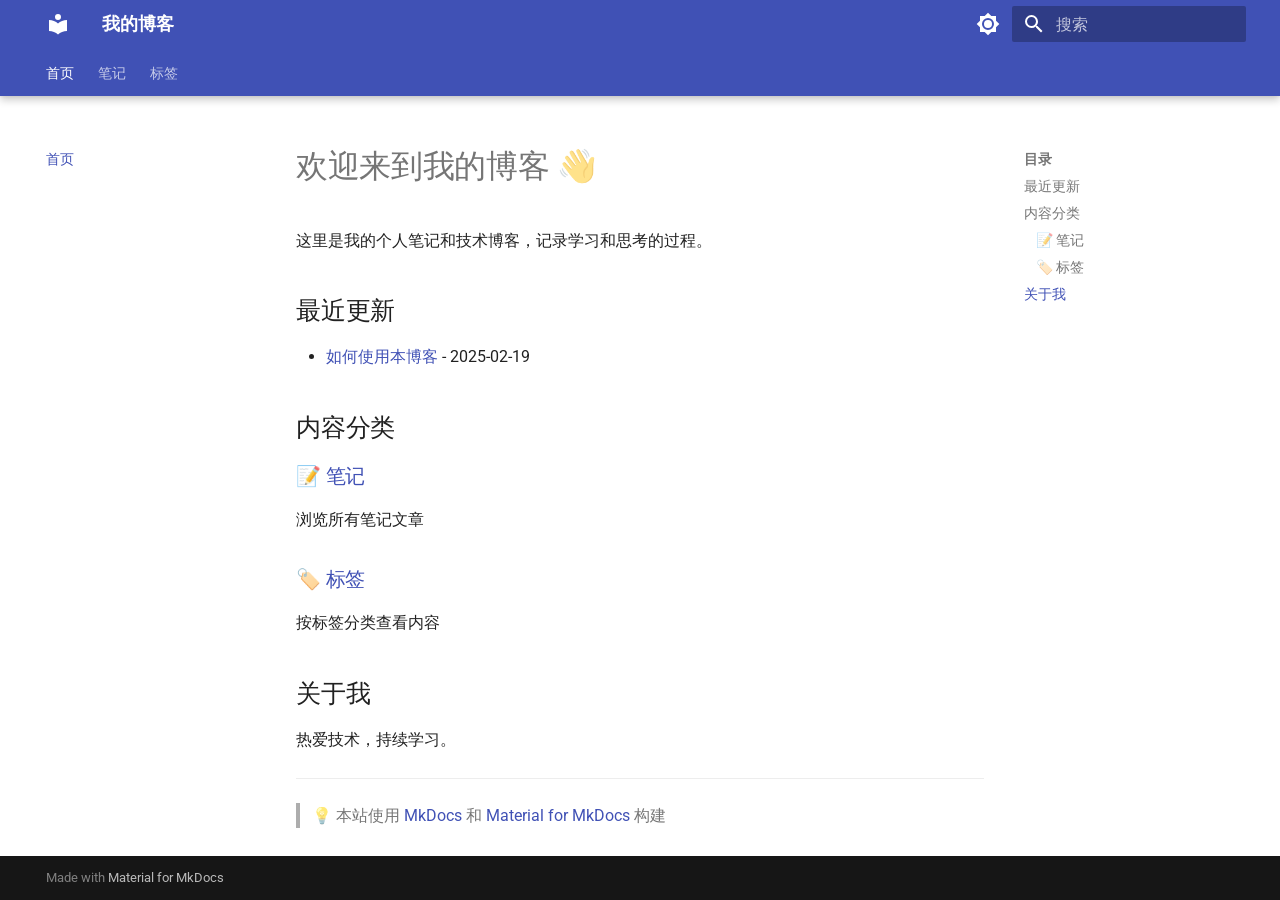
<file: index.html>
<!doctype html>
<html lang="zh" class="no-js">
  <head>
    
      <meta charset="utf-8">
      <meta name="viewport" content="width=device-width,initial-scale=1">
      
        <meta name="description" content="个人博客和笔记">
      
      
        <meta name="author" content="Tong Sun">
      
      
        <link rel="canonical" href="https://tongsun99.github.io/">
      
      
      
        <link rel="next" href="notes/">
      
      
        
      
      
      <link rel="icon" href="assets/images/favicon.png">
      <meta name="generator" content="mkdocs-1.6.1, mkdocs-material-9.7.1">
    
    
      
        <title>我的博客</title>
      
    
    
      <link rel="stylesheet" href="assets/stylesheets/main.484c7ddc.min.css">
      
        
        <link rel="stylesheet" href="assets/stylesheets/palette.ab4e12ef.min.css">
      
      


    
    
      
    
    
      
        
        
        <link rel="preconnect" href="https://fonts.gstatic.com" crossorigin>
        <link rel="stylesheet" href="https://fonts.googleapis.com/css?family=Roboto:300,300i,400,400i,700,700i%7CRoboto+Mono:400,400i,700,700i&display=fallback">
        <style>:root{--md-text-font:"Roboto";--md-code-font:"Roboto Mono"}</style>
      
    
    
      <link rel="stylesheet" href="stylesheets/extra.css">
    
    <script>__md_scope=new URL(".",location),__md_hash=e=>[...e].reduce(((e,_)=>(e<<5)-e+_.charCodeAt(0)),0),__md_get=(e,_=localStorage,t=__md_scope)=>JSON.parse(_.getItem(t.pathname+"."+e)),__md_set=(e,_,t=localStorage,a=__md_scope)=>{try{t.setItem(a.pathname+"."+e,JSON.stringify(_))}catch(e){}}</script>
    
      

    
    
  </head>
  
  
    
    
      
    
    
    
    
    <body dir="ltr" data-md-color-scheme="default" data-md-color-primary="indigo" data-md-color-accent="indigo">
  
    
    <input class="md-toggle" data-md-toggle="drawer" type="checkbox" id="__drawer" autocomplete="off">
    <input class="md-toggle" data-md-toggle="search" type="checkbox" id="__search" autocomplete="off">
    <label class="md-overlay" for="__drawer"></label>
    <div data-md-component="skip">
      
        
        <a href="#_1" class="md-skip">
          跳转至
        </a>
      
    </div>
    <div data-md-component="announce">
      
    </div>
    
    
      

  

<header class="md-header md-header--shadow md-header--lifted" data-md-component="header">
  <nav class="md-header__inner md-grid" aria-label="页眉">
    <a href="." title="我的博客" class="md-header__button md-logo" aria-label="我的博客" data-md-component="logo">
      
  
  <svg xmlns="http://www.w3.org/2000/svg" viewBox="0 0 24 24"><path d="M12 8a3 3 0 0 0 3-3 3 3 0 0 0-3-3 3 3 0 0 0-3 3 3 3 0 0 0 3 3m0 3.54C9.64 9.35 6.5 8 3 8v11c3.5 0 6.64 1.35 9 3.54 2.36-2.19 5.5-3.54 9-3.54V8c-3.5 0-6.64 1.35-9 3.54"/></svg>

    </a>
    <label class="md-header__button md-icon" for="__drawer">
      
      <svg xmlns="http://www.w3.org/2000/svg" viewBox="0 0 24 24"><path d="M3 6h18v2H3zm0 5h18v2H3zm0 5h18v2H3z"/></svg>
    </label>
    <div class="md-header__title" data-md-component="header-title">
      <div class="md-header__ellipsis">
        <div class="md-header__topic">
          <span class="md-ellipsis">
            我的博客
          </span>
        </div>
        <div class="md-header__topic" data-md-component="header-topic">
          <span class="md-ellipsis">
            
              首页
            
          </span>
        </div>
      </div>
    </div>
    
      
        <form class="md-header__option" data-md-component="palette">
  
    
    
    
    <input class="md-option" data-md-color-media="" data-md-color-scheme="default" data-md-color-primary="indigo" data-md-color-accent="indigo"  aria-label="切换到深色模式"  type="radio" name="__palette" id="__palette_0">
    
      <label class="md-header__button md-icon" title="切换到深色模式" for="__palette_1" hidden>
        <svg xmlns="http://www.w3.org/2000/svg" viewBox="0 0 24 24"><path d="M12 8a4 4 0 0 0-4 4 4 4 0 0 0 4 4 4 4 0 0 0 4-4 4 4 0 0 0-4-4m0 10a6 6 0 0 1-6-6 6 6 0 0 1 6-6 6 6 0 0 1 6 6 6 6 0 0 1-6 6m8-9.31V4h-4.69L12 .69 8.69 4H4v4.69L.69 12 4 15.31V20h4.69L12 23.31 15.31 20H20v-4.69L23.31 12z"/></svg>
      </label>
    
  
    
    
    
    <input class="md-option" data-md-color-media="" data-md-color-scheme="slate" data-md-color-primary="indigo" data-md-color-accent="indigo"  aria-label="切换到浅色模式"  type="radio" name="__palette" id="__palette_1">
    
      <label class="md-header__button md-icon" title="切换到浅色模式" for="__palette_0" hidden>
        <svg xmlns="http://www.w3.org/2000/svg" viewBox="0 0 24 24"><path d="M12 18c-.89 0-1.74-.2-2.5-.55C11.56 16.5 13 14.42 13 12s-1.44-4.5-3.5-5.45C10.26 6.2 11.11 6 12 6a6 6 0 0 1 6 6 6 6 0 0 1-6 6m8-9.31V4h-4.69L12 .69 8.69 4H4v4.69L.69 12 4 15.31V20h4.69L12 23.31 15.31 20H20v-4.69L23.31 12z"/></svg>
      </label>
    
  
</form>
      
    
    
      <script>var palette=__md_get("__palette");if(palette&&palette.color){if("(prefers-color-scheme)"===palette.color.media){var media=matchMedia("(prefers-color-scheme: light)"),input=document.querySelector(media.matches?"[data-md-color-media='(prefers-color-scheme: light)']":"[data-md-color-media='(prefers-color-scheme: dark)']");palette.color.media=input.getAttribute("data-md-color-media"),palette.color.scheme=input.getAttribute("data-md-color-scheme"),palette.color.primary=input.getAttribute("data-md-color-primary"),palette.color.accent=input.getAttribute("data-md-color-accent")}for(var[key,value]of Object.entries(palette.color))document.body.setAttribute("data-md-color-"+key,value)}</script>
    
    
    
      
      
        <label class="md-header__button md-icon" for="__search">
          
          <svg xmlns="http://www.w3.org/2000/svg" viewBox="0 0 24 24"><path d="M9.5 3A6.5 6.5 0 0 1 16 9.5c0 1.61-.59 3.09-1.56 4.23l.27.27h.79l5 5-1.5 1.5-5-5v-.79l-.27-.27A6.52 6.52 0 0 1 9.5 16 6.5 6.5 0 0 1 3 9.5 6.5 6.5 0 0 1 9.5 3m0 2C7 5 5 7 5 9.5S7 14 9.5 14 14 12 14 9.5 12 5 9.5 5"/></svg>
        </label>
        <div class="md-search" data-md-component="search" role="dialog">
  <label class="md-search__overlay" for="__search"></label>
  <div class="md-search__inner" role="search">
    <form class="md-search__form" name="search">
      <input type="text" class="md-search__input" name="query" aria-label="搜索" placeholder="搜索" autocapitalize="off" autocorrect="off" autocomplete="off" spellcheck="false" data-md-component="search-query" required>
      <label class="md-search__icon md-icon" for="__search">
        
        <svg xmlns="http://www.w3.org/2000/svg" viewBox="0 0 24 24"><path d="M9.5 3A6.5 6.5 0 0 1 16 9.5c0 1.61-.59 3.09-1.56 4.23l.27.27h.79l5 5-1.5 1.5-5-5v-.79l-.27-.27A6.52 6.52 0 0 1 9.5 16 6.5 6.5 0 0 1 3 9.5 6.5 6.5 0 0 1 9.5 3m0 2C7 5 5 7 5 9.5S7 14 9.5 14 14 12 14 9.5 12 5 9.5 5"/></svg>
        
        <svg xmlns="http://www.w3.org/2000/svg" viewBox="0 0 24 24"><path d="M20 11v2H8l5.5 5.5-1.42 1.42L4.16 12l7.92-7.92L13.5 5.5 8 11z"/></svg>
      </label>
      <nav class="md-search__options" aria-label="查找">
        
        <button type="reset" class="md-search__icon md-icon" title="清空当前内容" aria-label="清空当前内容" tabindex="-1">
          
          <svg xmlns="http://www.w3.org/2000/svg" viewBox="0 0 24 24"><path d="M19 6.41 17.59 5 12 10.59 6.41 5 5 6.41 10.59 12 5 17.59 6.41 19 12 13.41 17.59 19 19 17.59 13.41 12z"/></svg>
        </button>
      </nav>
      
        <div class="md-search__suggest" data-md-component="search-suggest"></div>
      
    </form>
    <div class="md-search__output">
      <div class="md-search__scrollwrap" tabindex="0" data-md-scrollfix>
        <div class="md-search-result" data-md-component="search-result">
          <div class="md-search-result__meta">
            正在初始化搜索引擎
          </div>
          <ol class="md-search-result__list" role="presentation"></ol>
        </div>
      </div>
    </div>
  </div>
</div>
      
    
    
  </nav>
  
    
      
<nav class="md-tabs" aria-label="标签" data-md-component="tabs">
  <div class="md-grid">
    <ul class="md-tabs__list">
      
        
  
  
  
    
  
  
    <li class="md-tabs__item md-tabs__item--active">
      <a href="." class="md-tabs__link">
        
  
  
    
  
  首页

      </a>
    </li>
  

      
        
  
  
  
  
    
    
      <li class="md-tabs__item">
        <a href="notes/" class="md-tabs__link">
          
  
  
  笔记

        </a>
      </li>
    
  

      
        
  
  
  
  
    <li class="md-tabs__item">
      <a href="tags/" class="md-tabs__link">
        
  
  
    
  
  标签

      </a>
    </li>
  

      
    </ul>
  </div>
</nav>
    
  
</header>
    
    <div class="md-container" data-md-component="container">
      
      
        
      
      <main class="md-main" data-md-component="main">
        <div class="md-main__inner md-grid">
          
            
              
              <div class="md-sidebar md-sidebar--primary" data-md-component="sidebar" data-md-type="navigation" >
                <div class="md-sidebar__scrollwrap">
                  <div class="md-sidebar__inner">
                    


  


<nav class="md-nav md-nav--primary md-nav--lifted" aria-label="导航栏" data-md-level="0">
  <label class="md-nav__title" for="__drawer">
    <a href="." title="我的博客" class="md-nav__button md-logo" aria-label="我的博客" data-md-component="logo">
      
  
  <svg xmlns="http://www.w3.org/2000/svg" viewBox="0 0 24 24"><path d="M12 8a3 3 0 0 0 3-3 3 3 0 0 0-3-3 3 3 0 0 0-3 3 3 3 0 0 0 3 3m0 3.54C9.64 9.35 6.5 8 3 8v11c3.5 0 6.64 1.35 9 3.54 2.36-2.19 5.5-3.54 9-3.54V8c-3.5 0-6.64 1.35-9 3.54"/></svg>

    </a>
    我的博客
  </label>
  
  <ul class="md-nav__list" data-md-scrollfix>
    
      
      
  
  
    
  
  
  
    <li class="md-nav__item md-nav__item--active">
      
      <input class="md-nav__toggle md-toggle" type="checkbox" id="__toc">
      
      
        
      
      
        <label class="md-nav__link md-nav__link--active" for="__toc">
          
  
  
  <span class="md-ellipsis">
    
  
    首页
  

    
  </span>
  
  

          <span class="md-nav__icon md-icon"></span>
        </label>
      
      <a href="." class="md-nav__link md-nav__link--active">
        
  
  
  <span class="md-ellipsis">
    
  
    首页
  

    
  </span>
  
  

      </a>
      
        

<nav class="md-nav md-nav--secondary" aria-label="目录">
  
  
  
    
  
  
    <label class="md-nav__title" for="__toc">
      <span class="md-nav__icon md-icon"></span>
      目录
    </label>
    <ul class="md-nav__list" data-md-component="toc" data-md-scrollfix>
      
        <li class="md-nav__item">
  <a href="#_2" class="md-nav__link">
    <span class="md-ellipsis">
      
        最近更新
      
    </span>
  </a>
  
</li>
      
        <li class="md-nav__item">
  <a href="#_3" class="md-nav__link">
    <span class="md-ellipsis">
      
        内容分类
      
    </span>
  </a>
  
    <nav class="md-nav" aria-label="内容分类">
      <ul class="md-nav__list">
        
          <li class="md-nav__item">
  <a href="#_4" class="md-nav__link">
    <span class="md-ellipsis">
      
        📝 笔记
      
    </span>
  </a>
  
</li>
        
          <li class="md-nav__item">
  <a href="#_5" class="md-nav__link">
    <span class="md-ellipsis">
      
        🏷️ 标签
      
    </span>
  </a>
  
</li>
        
      </ul>
    </nav>
  
</li>
      
        <li class="md-nav__item">
  <a href="#_6" class="md-nav__link">
    <span class="md-ellipsis">
      
        关于我
      
    </span>
  </a>
  
</li>
      
    </ul>
  
</nav>
      
    </li>
  

    
      
      
  
  
  
  
    
    
    
    
      
      
        
      
    
    
    <li class="md-nav__item md-nav__item--nested">
      
        
        
        <input class="md-nav__toggle md-toggle " type="checkbox" id="__nav_2" >
        
          
          <label class="md-nav__link" for="__nav_2" id="__nav_2_label" tabindex="0">
            
  
  
  <span class="md-ellipsis">
    
  
    笔记
  

    
  </span>
  
  

            <span class="md-nav__icon md-icon"></span>
          </label>
        
        <nav class="md-nav" data-md-level="1" aria-labelledby="__nav_2_label" aria-expanded="false">
          <label class="md-nav__title" for="__nav_2">
            <span class="md-nav__icon md-icon"></span>
            
  
    笔记
  

          </label>
          <ul class="md-nav__list" data-md-scrollfix>
            
              
                
  
  
  
  
    <li class="md-nav__item">
      <a href="notes/" class="md-nav__link">
        
  
  
  <span class="md-ellipsis">
    
  
    笔记列表
  

    
  </span>
  
  

      </a>
    </li>
  

              
            
              
                
  
  
  
  
    <li class="md-nav__item">
      <a href="notes/how-to-use/" class="md-nav__link">
        
  
  
  <span class="md-ellipsis">
    
  
    如何使用本博客
  

    
  </span>
  
  

      </a>
    </li>
  

              
            
          </ul>
        </nav>
      
    </li>
  

    
      
      
  
  
  
  
    <li class="md-nav__item">
      <a href="tags/" class="md-nav__link">
        
  
  
  <span class="md-ellipsis">
    
  
    标签
  

    
  </span>
  
  

      </a>
    </li>
  

    
  </ul>
</nav>
                  </div>
                </div>
              </div>
            
            
              
              <div class="md-sidebar md-sidebar--secondary" data-md-component="sidebar" data-md-type="toc" >
                <div class="md-sidebar__scrollwrap">
                  <div class="md-sidebar__inner">
                    

<nav class="md-nav md-nav--secondary" aria-label="目录">
  
  
  
    
  
  
    <label class="md-nav__title" for="__toc">
      <span class="md-nav__icon md-icon"></span>
      目录
    </label>
    <ul class="md-nav__list" data-md-component="toc" data-md-scrollfix>
      
        <li class="md-nav__item">
  <a href="#_2" class="md-nav__link">
    <span class="md-ellipsis">
      
        最近更新
      
    </span>
  </a>
  
</li>
      
        <li class="md-nav__item">
  <a href="#_3" class="md-nav__link">
    <span class="md-ellipsis">
      
        内容分类
      
    </span>
  </a>
  
    <nav class="md-nav" aria-label="内容分类">
      <ul class="md-nav__list">
        
          <li class="md-nav__item">
  <a href="#_4" class="md-nav__link">
    <span class="md-ellipsis">
      
        📝 笔记
      
    </span>
  </a>
  
</li>
        
          <li class="md-nav__item">
  <a href="#_5" class="md-nav__link">
    <span class="md-ellipsis">
      
        🏷️ 标签
      
    </span>
  </a>
  
</li>
        
      </ul>
    </nav>
  
</li>
      
        <li class="md-nav__item">
  <a href="#_6" class="md-nav__link">
    <span class="md-ellipsis">
      
        关于我
      
    </span>
  </a>
  
</li>
      
    </ul>
  
</nav>
                  </div>
                </div>
              </div>
            
          
          
            <div class="md-content" data-md-component="content">
              
              <article class="md-content__inner md-typeset">
                
                  



<h1 id="_1">欢迎来到我的博客 👋<a class="headerlink" href="#_1" title="Permanent link">&para;</a></h1>
<p>这里是我的个人笔记和技术博客，记录学习和思考的过程。</p>
<h2 id="_2">最近更新<a class="headerlink" href="#_2" title="Permanent link">&para;</a></h2>
<ul>
<li><a href="notes/how-to-use/">如何使用本博客</a> - 2025-02-19</li>
</ul>
<h2 id="_3">内容分类<a class="headerlink" href="#_3" title="Permanent link">&para;</a></h2>
<h3 id="_4">📝 <a href="notes/">笔记</a><a class="headerlink" href="#_4" title="Permanent link">&para;</a></h3>
<p>浏览所有笔记文章</p>
<h3 id="_5">🏷️ <a href="tags/">标签</a><a class="headerlink" href="#_5" title="Permanent link">&para;</a></h3>
<p>按标签分类查看内容</p>
<h2 id="_6">关于我<a class="headerlink" href="#_6" title="Permanent link">&para;</a></h2>
<p>热爱技术，持续学习。</p>
<hr />
<blockquote>
<p>💡 本站使用 <a href="https://www.mkdocs.org/">MkDocs</a> 和 <a href="https://squidfunk.github.io/mkdocs-material/">Material for MkDocs</a> 构建</p>
</blockquote>












                
              </article>
            </div>
          
          
  <script>var tabs=__md_get("__tabs");if(Array.isArray(tabs))e:for(var set of document.querySelectorAll(".tabbed-set")){var labels=set.querySelector(".tabbed-labels");for(var tab of tabs)for(var label of labels.getElementsByTagName("label"))if(label.innerText.trim()===tab){var input=document.getElementById(label.htmlFor);input.checked=!0;continue e}}</script>

<script>var target=document.getElementById(location.hash.slice(1));target&&target.name&&(target.checked=target.name.startsWith("__tabbed_"))</script>
        </div>
        
          <button type="button" class="md-top md-icon" data-md-component="top" hidden>
  
  <svg xmlns="http://www.w3.org/2000/svg" viewBox="0 0 24 24"><path d="M13 20h-2V8l-5.5 5.5-1.42-1.42L12 4.16l7.92 7.92-1.42 1.42L13 8z"/></svg>
  回到页面顶部
</button>
        
      </main>
      
        <footer class="md-footer">
  
  <div class="md-footer-meta md-typeset">
    <div class="md-footer-meta__inner md-grid">
      <div class="md-copyright">
  
  
    Made with
    <a href="https://squidfunk.github.io/mkdocs-material/" target="_blank" rel="noopener">
      Material for MkDocs
    </a>
  
</div>
      
    </div>
  </div>
</footer>
      
    </div>
    <div class="md-dialog" data-md-component="dialog">
      <div class="md-dialog__inner md-typeset"></div>
    </div>
    
    
    
      
      
      <script id="__config" type="application/json">{"annotate": null, "base": ".", "features": ["navigation.instant", "navigation.tracking", "navigation.tabs", "navigation.tabs.sticky", "navigation.sections", "navigation.top", "search.suggest", "search.highlight", "content.code.copy", "content.tabs.link"], "search": "assets/javascripts/workers/search.2c215733.min.js", "tags": null, "translations": {"clipboard.copied": "\u5df2\u590d\u5236", "clipboard.copy": "\u590d\u5236", "search.result.more.one": "\u5728\u8be5\u9875\u4e0a\u8fd8\u6709 1 \u4e2a\u7b26\u5408\u6761\u4ef6\u7684\u7ed3\u679c", "search.result.more.other": "\u5728\u8be5\u9875\u4e0a\u8fd8\u6709 # \u4e2a\u7b26\u5408\u6761\u4ef6\u7684\u7ed3\u679c", "search.result.none": "\u6ca1\u6709\u627e\u5230\u7b26\u5408\u6761\u4ef6\u7684\u7ed3\u679c", "search.result.one": "\u627e\u5230 1 \u4e2a\u7b26\u5408\u6761\u4ef6\u7684\u7ed3\u679c", "search.result.other": "# \u4e2a\u7b26\u5408\u6761\u4ef6\u7684\u7ed3\u679c", "search.result.placeholder": "\u952e\u5165\u4ee5\u5f00\u59cb\u641c\u7d22", "search.result.term.missing": "\u7f3a\u5c11", "select.version": "\u9009\u62e9\u5f53\u524d\u7248\u672c"}, "version": null}</script>
    
    
      <script src="assets/javascripts/bundle.79ae519e.min.js"></script>
      
    
  </body>
</html>
</file>
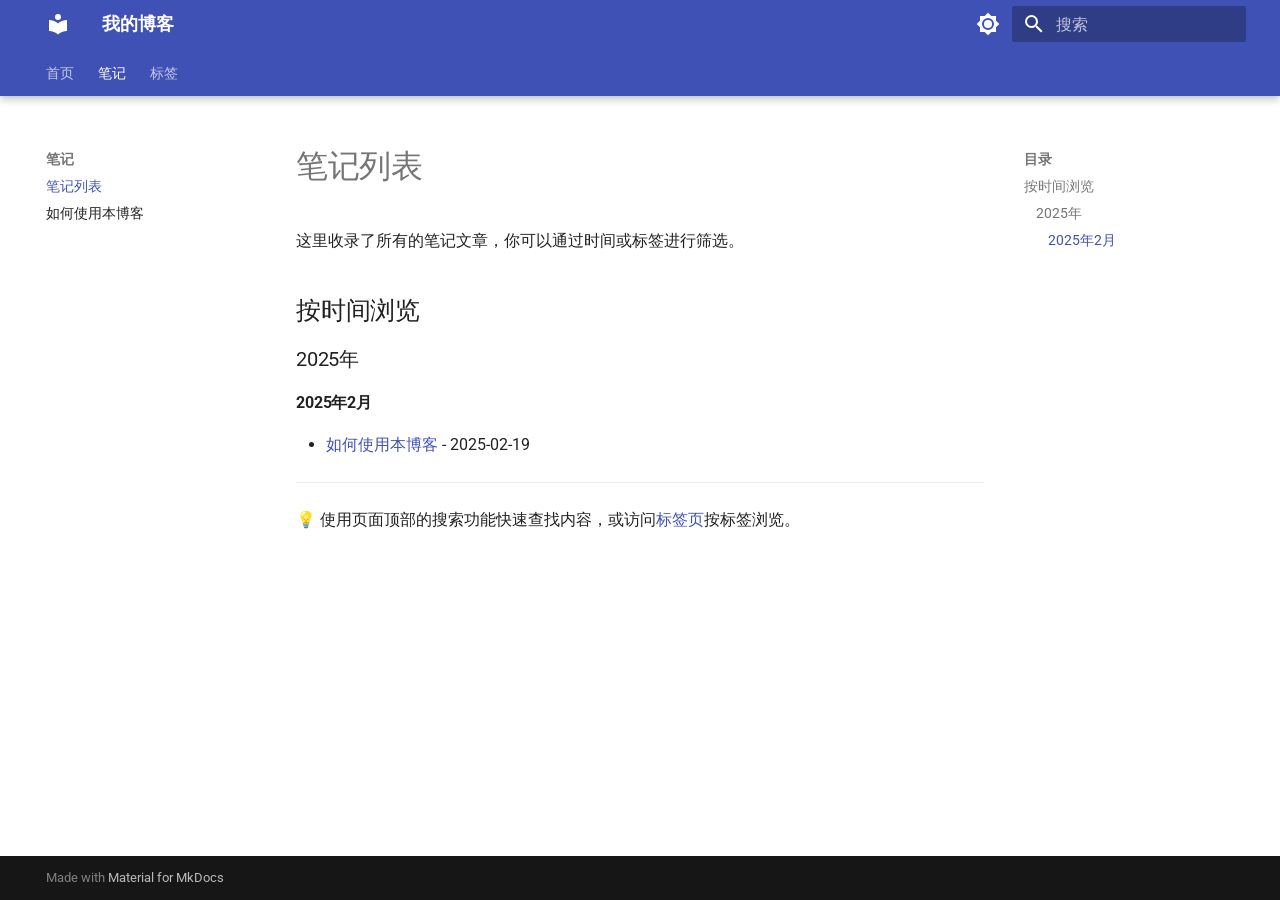
<file: notes/index.html>
<!doctype html>
<html lang="zh" class="no-js">
  <head>
    
      <meta charset="utf-8">
      <meta name="viewport" content="width=device-width,initial-scale=1">
      
        <meta name="description" content="个人博客和笔记">
      
      
        <meta name="author" content="Tong Sun">
      
      
        <link rel="canonical" href="https://tongsun99.github.io/notes/">
      
      
        <link rel="prev" href="..">
      
      
        <link rel="next" href="how-to-use/">
      
      
        
      
      
      <link rel="icon" href="../assets/images/favicon.png">
      <meta name="generator" content="mkdocs-1.6.1, mkdocs-material-9.7.1">
    
    
      
        <title>笔记列表 - 我的博客</title>
      
    
    
      <link rel="stylesheet" href="../assets/stylesheets/main.484c7ddc.min.css">
      
        
        <link rel="stylesheet" href="../assets/stylesheets/palette.ab4e12ef.min.css">
      
      


    
    
      
    
    
      
        
        
        <link rel="preconnect" href="https://fonts.gstatic.com" crossorigin>
        <link rel="stylesheet" href="https://fonts.googleapis.com/css?family=Roboto:300,300i,400,400i,700,700i%7CRoboto+Mono:400,400i,700,700i&display=fallback">
        <style>:root{--md-text-font:"Roboto";--md-code-font:"Roboto Mono"}</style>
      
    
    
      <link rel="stylesheet" href="../stylesheets/extra.css">
    
    <script>__md_scope=new URL("..",location),__md_hash=e=>[...e].reduce(((e,_)=>(e<<5)-e+_.charCodeAt(0)),0),__md_get=(e,_=localStorage,t=__md_scope)=>JSON.parse(_.getItem(t.pathname+"."+e)),__md_set=(e,_,t=localStorage,a=__md_scope)=>{try{t.setItem(a.pathname+"."+e,JSON.stringify(_))}catch(e){}}</script>
    
      

    
    
  </head>
  
  
    
    
      
    
    
    
    
    <body dir="ltr" data-md-color-scheme="default" data-md-color-primary="indigo" data-md-color-accent="indigo">
  
    
    <input class="md-toggle" data-md-toggle="drawer" type="checkbox" id="__drawer" autocomplete="off">
    <input class="md-toggle" data-md-toggle="search" type="checkbox" id="__search" autocomplete="off">
    <label class="md-overlay" for="__drawer"></label>
    <div data-md-component="skip">
      
        
        <a href="#_1" class="md-skip">
          跳转至
        </a>
      
    </div>
    <div data-md-component="announce">
      
    </div>
    
    
      

  

<header class="md-header md-header--shadow md-header--lifted" data-md-component="header">
  <nav class="md-header__inner md-grid" aria-label="页眉">
    <a href=".." title="我的博客" class="md-header__button md-logo" aria-label="我的博客" data-md-component="logo">
      
  
  <svg xmlns="http://www.w3.org/2000/svg" viewBox="0 0 24 24"><path d="M12 8a3 3 0 0 0 3-3 3 3 0 0 0-3-3 3 3 0 0 0-3 3 3 3 0 0 0 3 3m0 3.54C9.64 9.35 6.5 8 3 8v11c3.5 0 6.64 1.35 9 3.54 2.36-2.19 5.5-3.54 9-3.54V8c-3.5 0-6.64 1.35-9 3.54"/></svg>

    </a>
    <label class="md-header__button md-icon" for="__drawer">
      
      <svg xmlns="http://www.w3.org/2000/svg" viewBox="0 0 24 24"><path d="M3 6h18v2H3zm0 5h18v2H3zm0 5h18v2H3z"/></svg>
    </label>
    <div class="md-header__title" data-md-component="header-title">
      <div class="md-header__ellipsis">
        <div class="md-header__topic">
          <span class="md-ellipsis">
            我的博客
          </span>
        </div>
        <div class="md-header__topic" data-md-component="header-topic">
          <span class="md-ellipsis">
            
              笔记列表
            
          </span>
        </div>
      </div>
    </div>
    
      
        <form class="md-header__option" data-md-component="palette">
  
    
    
    
    <input class="md-option" data-md-color-media="" data-md-color-scheme="default" data-md-color-primary="indigo" data-md-color-accent="indigo"  aria-label="切换到深色模式"  type="radio" name="__palette" id="__palette_0">
    
      <label class="md-header__button md-icon" title="切换到深色模式" for="__palette_1" hidden>
        <svg xmlns="http://www.w3.org/2000/svg" viewBox="0 0 24 24"><path d="M12 8a4 4 0 0 0-4 4 4 4 0 0 0 4 4 4 4 0 0 0 4-4 4 4 0 0 0-4-4m0 10a6 6 0 0 1-6-6 6 6 0 0 1 6-6 6 6 0 0 1 6 6 6 6 0 0 1-6 6m8-9.31V4h-4.69L12 .69 8.69 4H4v4.69L.69 12 4 15.31V20h4.69L12 23.31 15.31 20H20v-4.69L23.31 12z"/></svg>
      </label>
    
  
    
    
    
    <input class="md-option" data-md-color-media="" data-md-color-scheme="slate" data-md-color-primary="indigo" data-md-color-accent="indigo"  aria-label="切换到浅色模式"  type="radio" name="__palette" id="__palette_1">
    
      <label class="md-header__button md-icon" title="切换到浅色模式" for="__palette_0" hidden>
        <svg xmlns="http://www.w3.org/2000/svg" viewBox="0 0 24 24"><path d="M12 18c-.89 0-1.74-.2-2.5-.55C11.56 16.5 13 14.42 13 12s-1.44-4.5-3.5-5.45C10.26 6.2 11.11 6 12 6a6 6 0 0 1 6 6 6 6 0 0 1-6 6m8-9.31V4h-4.69L12 .69 8.69 4H4v4.69L.69 12 4 15.31V20h4.69L12 23.31 15.31 20H20v-4.69L23.31 12z"/></svg>
      </label>
    
  
</form>
      
    
    
      <script>var palette=__md_get("__palette");if(palette&&palette.color){if("(prefers-color-scheme)"===palette.color.media){var media=matchMedia("(prefers-color-scheme: light)"),input=document.querySelector(media.matches?"[data-md-color-media='(prefers-color-scheme: light)']":"[data-md-color-media='(prefers-color-scheme: dark)']");palette.color.media=input.getAttribute("data-md-color-media"),palette.color.scheme=input.getAttribute("data-md-color-scheme"),palette.color.primary=input.getAttribute("data-md-color-primary"),palette.color.accent=input.getAttribute("data-md-color-accent")}for(var[key,value]of Object.entries(palette.color))document.body.setAttribute("data-md-color-"+key,value)}</script>
    
    
    
      
      
        <label class="md-header__button md-icon" for="__search">
          
          <svg xmlns="http://www.w3.org/2000/svg" viewBox="0 0 24 24"><path d="M9.5 3A6.5 6.5 0 0 1 16 9.5c0 1.61-.59 3.09-1.56 4.23l.27.27h.79l5 5-1.5 1.5-5-5v-.79l-.27-.27A6.52 6.52 0 0 1 9.5 16 6.5 6.5 0 0 1 3 9.5 6.5 6.5 0 0 1 9.5 3m0 2C7 5 5 7 5 9.5S7 14 9.5 14 14 12 14 9.5 12 5 9.5 5"/></svg>
        </label>
        <div class="md-search" data-md-component="search" role="dialog">
  <label class="md-search__overlay" for="__search"></label>
  <div class="md-search__inner" role="search">
    <form class="md-search__form" name="search">
      <input type="text" class="md-search__input" name="query" aria-label="搜索" placeholder="搜索" autocapitalize="off" autocorrect="off" autocomplete="off" spellcheck="false" data-md-component="search-query" required>
      <label class="md-search__icon md-icon" for="__search">
        
        <svg xmlns="http://www.w3.org/2000/svg" viewBox="0 0 24 24"><path d="M9.5 3A6.5 6.5 0 0 1 16 9.5c0 1.61-.59 3.09-1.56 4.23l.27.27h.79l5 5-1.5 1.5-5-5v-.79l-.27-.27A6.52 6.52 0 0 1 9.5 16 6.5 6.5 0 0 1 3 9.5 6.5 6.5 0 0 1 9.5 3m0 2C7 5 5 7 5 9.5S7 14 9.5 14 14 12 14 9.5 12 5 9.5 5"/></svg>
        
        <svg xmlns="http://www.w3.org/2000/svg" viewBox="0 0 24 24"><path d="M20 11v2H8l5.5 5.5-1.42 1.42L4.16 12l7.92-7.92L13.5 5.5 8 11z"/></svg>
      </label>
      <nav class="md-search__options" aria-label="查找">
        
        <button type="reset" class="md-search__icon md-icon" title="清空当前内容" aria-label="清空当前内容" tabindex="-1">
          
          <svg xmlns="http://www.w3.org/2000/svg" viewBox="0 0 24 24"><path d="M19 6.41 17.59 5 12 10.59 6.41 5 5 6.41 10.59 12 5 17.59 6.41 19 12 13.41 17.59 19 19 17.59 13.41 12z"/></svg>
        </button>
      </nav>
      
        <div class="md-search__suggest" data-md-component="search-suggest"></div>
      
    </form>
    <div class="md-search__output">
      <div class="md-search__scrollwrap" tabindex="0" data-md-scrollfix>
        <div class="md-search-result" data-md-component="search-result">
          <div class="md-search-result__meta">
            正在初始化搜索引擎
          </div>
          <ol class="md-search-result__list" role="presentation"></ol>
        </div>
      </div>
    </div>
  </div>
</div>
      
    
    
  </nav>
  
    
      
<nav class="md-tabs" aria-label="标签" data-md-component="tabs">
  <div class="md-grid">
    <ul class="md-tabs__list">
      
        
  
  
  
  
    <li class="md-tabs__item">
      <a href=".." class="md-tabs__link">
        
  
  
    
  
  首页

      </a>
    </li>
  

      
        
  
  
  
    
  
  
    
    
      <li class="md-tabs__item md-tabs__item--active">
        <a href="./" class="md-tabs__link">
          
  
  
  笔记

        </a>
      </li>
    
  

      
        
  
  
  
  
    <li class="md-tabs__item">
      <a href="../tags/" class="md-tabs__link">
        
  
  
    
  
  标签

      </a>
    </li>
  

      
    </ul>
  </div>
</nav>
    
  
</header>
    
    <div class="md-container" data-md-component="container">
      
      
        
      
      <main class="md-main" data-md-component="main">
        <div class="md-main__inner md-grid">
          
            
              
              <div class="md-sidebar md-sidebar--primary" data-md-component="sidebar" data-md-type="navigation" >
                <div class="md-sidebar__scrollwrap">
                  <div class="md-sidebar__inner">
                    


  


<nav class="md-nav md-nav--primary md-nav--lifted" aria-label="导航栏" data-md-level="0">
  <label class="md-nav__title" for="__drawer">
    <a href=".." title="我的博客" class="md-nav__button md-logo" aria-label="我的博客" data-md-component="logo">
      
  
  <svg xmlns="http://www.w3.org/2000/svg" viewBox="0 0 24 24"><path d="M12 8a3 3 0 0 0 3-3 3 3 0 0 0-3-3 3 3 0 0 0-3 3 3 3 0 0 0 3 3m0 3.54C9.64 9.35 6.5 8 3 8v11c3.5 0 6.64 1.35 9 3.54 2.36-2.19 5.5-3.54 9-3.54V8c-3.5 0-6.64 1.35-9 3.54"/></svg>

    </a>
    我的博客
  </label>
  
  <ul class="md-nav__list" data-md-scrollfix>
    
      
      
  
  
  
  
    <li class="md-nav__item">
      <a href=".." class="md-nav__link">
        
  
  
  <span class="md-ellipsis">
    
  
    首页
  

    
  </span>
  
  

      </a>
    </li>
  

    
      
      
  
  
    
  
  
  
    
    
    
    
      
        
        
      
      
        
      
    
    
    <li class="md-nav__item md-nav__item--active md-nav__item--section md-nav__item--nested">
      
        
        
        <input class="md-nav__toggle md-toggle " type="checkbox" id="__nav_2" checked>
        
          
          <label class="md-nav__link" for="__nav_2" id="__nav_2_label" tabindex="">
            
  
  
  <span class="md-ellipsis">
    
  
    笔记
  

    
  </span>
  
  

            <span class="md-nav__icon md-icon"></span>
          </label>
        
        <nav class="md-nav" data-md-level="1" aria-labelledby="__nav_2_label" aria-expanded="true">
          <label class="md-nav__title" for="__nav_2">
            <span class="md-nav__icon md-icon"></span>
            
  
    笔记
  

          </label>
          <ul class="md-nav__list" data-md-scrollfix>
            
              
                
  
  
    
  
  
  
    <li class="md-nav__item md-nav__item--active">
      
      <input class="md-nav__toggle md-toggle" type="checkbox" id="__toc">
      
      
        
      
      
        <label class="md-nav__link md-nav__link--active" for="__toc">
          
  
  
  <span class="md-ellipsis">
    
  
    笔记列表
  

    
  </span>
  
  

          <span class="md-nav__icon md-icon"></span>
        </label>
      
      <a href="./" class="md-nav__link md-nav__link--active">
        
  
  
  <span class="md-ellipsis">
    
  
    笔记列表
  

    
  </span>
  
  

      </a>
      
        

<nav class="md-nav md-nav--secondary" aria-label="目录">
  
  
  
    
  
  
    <label class="md-nav__title" for="__toc">
      <span class="md-nav__icon md-icon"></span>
      目录
    </label>
    <ul class="md-nav__list" data-md-component="toc" data-md-scrollfix>
      
        <li class="md-nav__item">
  <a href="#_2" class="md-nav__link">
    <span class="md-ellipsis">
      
        按时间浏览
      
    </span>
  </a>
  
    <nav class="md-nav" aria-label="按时间浏览">
      <ul class="md-nav__list">
        
          <li class="md-nav__item">
  <a href="#2025" class="md-nav__link">
    <span class="md-ellipsis">
      
        2025年
      
    </span>
  </a>
  
    <nav class="md-nav" aria-label="2025年">
      <ul class="md-nav__list">
        
          <li class="md-nav__item">
  <a href="#20252" class="md-nav__link">
    <span class="md-ellipsis">
      
        2025年2月
      
    </span>
  </a>
  
</li>
        
      </ul>
    </nav>
  
</li>
        
      </ul>
    </nav>
  
</li>
      
    </ul>
  
</nav>
      
    </li>
  

              
            
              
                
  
  
  
  
    <li class="md-nav__item">
      <a href="how-to-use/" class="md-nav__link">
        
  
  
  <span class="md-ellipsis">
    
  
    如何使用本博客
  

    
  </span>
  
  

      </a>
    </li>
  

              
            
          </ul>
        </nav>
      
    </li>
  

    
      
      
  
  
  
  
    <li class="md-nav__item">
      <a href="../tags/" class="md-nav__link">
        
  
  
  <span class="md-ellipsis">
    
  
    标签
  

    
  </span>
  
  

      </a>
    </li>
  

    
  </ul>
</nav>
                  </div>
                </div>
              </div>
            
            
              
              <div class="md-sidebar md-sidebar--secondary" data-md-component="sidebar" data-md-type="toc" >
                <div class="md-sidebar__scrollwrap">
                  <div class="md-sidebar__inner">
                    

<nav class="md-nav md-nav--secondary" aria-label="目录">
  
  
  
    
  
  
    <label class="md-nav__title" for="__toc">
      <span class="md-nav__icon md-icon"></span>
      目录
    </label>
    <ul class="md-nav__list" data-md-component="toc" data-md-scrollfix>
      
        <li class="md-nav__item">
  <a href="#_2" class="md-nav__link">
    <span class="md-ellipsis">
      
        按时间浏览
      
    </span>
  </a>
  
    <nav class="md-nav" aria-label="按时间浏览">
      <ul class="md-nav__list">
        
          <li class="md-nav__item">
  <a href="#2025" class="md-nav__link">
    <span class="md-ellipsis">
      
        2025年
      
    </span>
  </a>
  
    <nav class="md-nav" aria-label="2025年">
      <ul class="md-nav__list">
        
          <li class="md-nav__item">
  <a href="#20252" class="md-nav__link">
    <span class="md-ellipsis">
      
        2025年2月
      
    </span>
  </a>
  
</li>
        
      </ul>
    </nav>
  
</li>
        
      </ul>
    </nav>
  
</li>
      
    </ul>
  
</nav>
                  </div>
                </div>
              </div>
            
          
          
            <div class="md-content" data-md-component="content">
              
              <article class="md-content__inner md-typeset">
                
                  



<h1 id="_1">笔记列表<a class="headerlink" href="#_1" title="Permanent link">&para;</a></h1>
<p>这里收录了所有的笔记文章，你可以通过时间或标签进行筛选。</p>
<h2 id="_2">按时间浏览<a class="headerlink" href="#_2" title="Permanent link">&para;</a></h2>
<h3 id="2025">2025年<a class="headerlink" href="#2025" title="Permanent link">&para;</a></h3>
<h4 id="20252">2025年2月<a class="headerlink" href="#20252" title="Permanent link">&para;</a></h4>
<ul>
<li><a href="how-to-use/">如何使用本博客</a> - 2025-02-19</li>
</ul>
<hr />
<p>💡 使用页面顶部的搜索功能快速查找内容，或访问<a href="../tags/">标签页</a>按标签浏览。</p>












                
              </article>
            </div>
          
          
  <script>var tabs=__md_get("__tabs");if(Array.isArray(tabs))e:for(var set of document.querySelectorAll(".tabbed-set")){var labels=set.querySelector(".tabbed-labels");for(var tab of tabs)for(var label of labels.getElementsByTagName("label"))if(label.innerText.trim()===tab){var input=document.getElementById(label.htmlFor);input.checked=!0;continue e}}</script>

<script>var target=document.getElementById(location.hash.slice(1));target&&target.name&&(target.checked=target.name.startsWith("__tabbed_"))</script>
        </div>
        
          <button type="button" class="md-top md-icon" data-md-component="top" hidden>
  
  <svg xmlns="http://www.w3.org/2000/svg" viewBox="0 0 24 24"><path d="M13 20h-2V8l-5.5 5.5-1.42-1.42L12 4.16l7.92 7.92-1.42 1.42L13 8z"/></svg>
  回到页面顶部
</button>
        
      </main>
      
        <footer class="md-footer">
  
  <div class="md-footer-meta md-typeset">
    <div class="md-footer-meta__inner md-grid">
      <div class="md-copyright">
  
  
    Made with
    <a href="https://squidfunk.github.io/mkdocs-material/" target="_blank" rel="noopener">
      Material for MkDocs
    </a>
  
</div>
      
    </div>
  </div>
</footer>
      
    </div>
    <div class="md-dialog" data-md-component="dialog">
      <div class="md-dialog__inner md-typeset"></div>
    </div>
    
    
    
      
      
      <script id="__config" type="application/json">{"annotate": null, "base": "..", "features": ["navigation.instant", "navigation.tracking", "navigation.tabs", "navigation.tabs.sticky", "navigation.sections", "navigation.top", "search.suggest", "search.highlight", "content.code.copy", "content.tabs.link"], "search": "../assets/javascripts/workers/search.2c215733.min.js", "tags": null, "translations": {"clipboard.copied": "\u5df2\u590d\u5236", "clipboard.copy": "\u590d\u5236", "search.result.more.one": "\u5728\u8be5\u9875\u4e0a\u8fd8\u6709 1 \u4e2a\u7b26\u5408\u6761\u4ef6\u7684\u7ed3\u679c", "search.result.more.other": "\u5728\u8be5\u9875\u4e0a\u8fd8\u6709 # \u4e2a\u7b26\u5408\u6761\u4ef6\u7684\u7ed3\u679c", "search.result.none": "\u6ca1\u6709\u627e\u5230\u7b26\u5408\u6761\u4ef6\u7684\u7ed3\u679c", "search.result.one": "\u627e\u5230 1 \u4e2a\u7b26\u5408\u6761\u4ef6\u7684\u7ed3\u679c", "search.result.other": "# \u4e2a\u7b26\u5408\u6761\u4ef6\u7684\u7ed3\u679c", "search.result.placeholder": "\u952e\u5165\u4ee5\u5f00\u59cb\u641c\u7d22", "search.result.term.missing": "\u7f3a\u5c11", "select.version": "\u9009\u62e9\u5f53\u524d\u7248\u672c"}, "version": null}</script>
    
    
      <script src="../assets/javascripts/bundle.79ae519e.min.js"></script>
      
    
  </body>
</html>
</file>
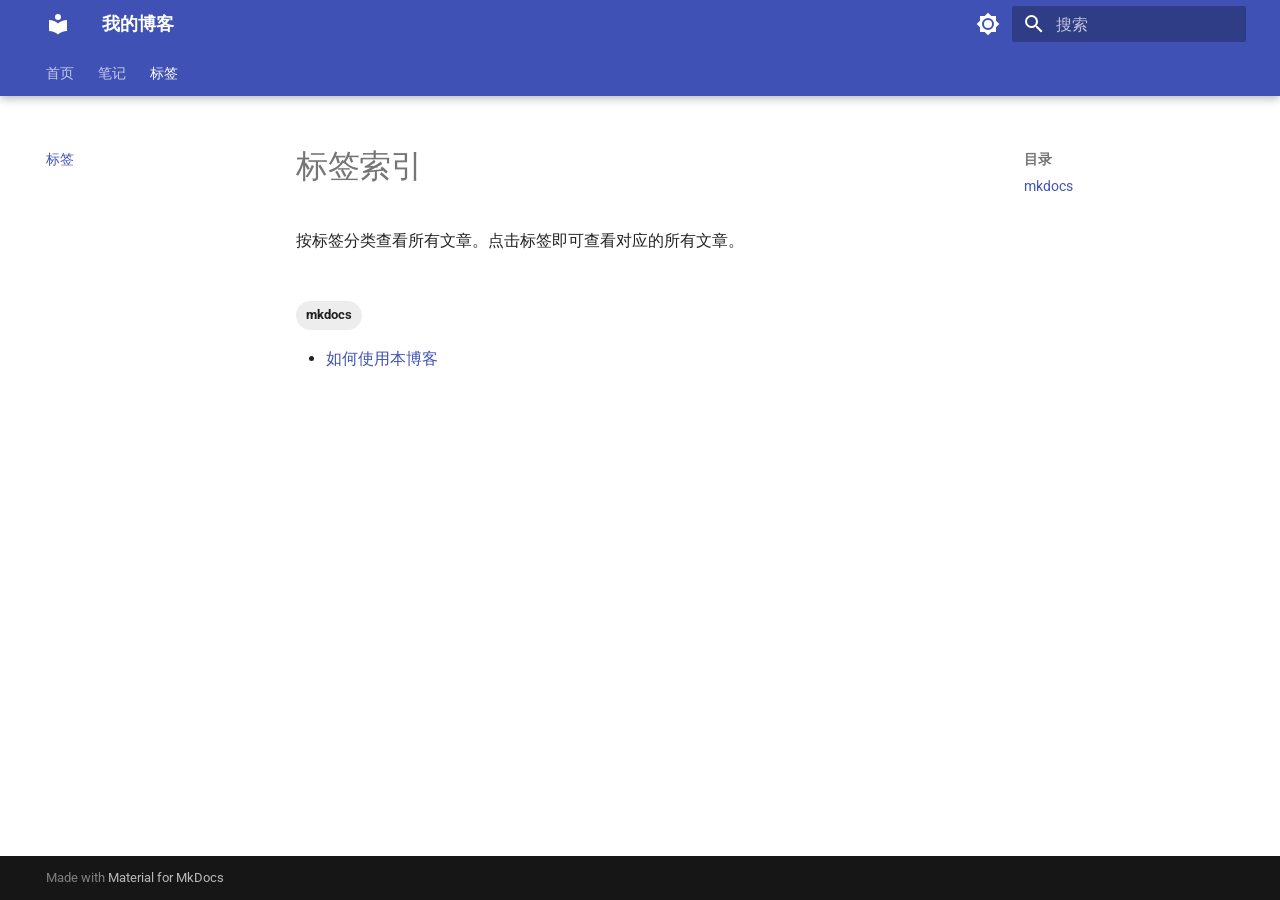
<file: tags/index.html>
<!doctype html>
<html lang="zh" class="no-js">
  <head>
    
      <meta charset="utf-8">
      <meta name="viewport" content="width=device-width,initial-scale=1">
      
        <meta name="description" content="个人博客和笔记">
      
      
        <meta name="author" content="Tong Sun">
      
      
        <link rel="canonical" href="https://tongsun99.github.io/tags/">
      
      
        <link rel="prev" href="../notes/how-to-use/">
      
      
      
        
      
      
      <link rel="icon" href="../assets/images/favicon.png">
      <meta name="generator" content="mkdocs-1.6.1, mkdocs-material-9.7.1">
    
    
      
        <title>标签 - 我的博客</title>
      
    
    
      <link rel="stylesheet" href="../assets/stylesheets/main.484c7ddc.min.css">
      
        
        <link rel="stylesheet" href="../assets/stylesheets/palette.ab4e12ef.min.css">
      
      


    
    
      
    
    
      
        
        
        <link rel="preconnect" href="https://fonts.gstatic.com" crossorigin>
        <link rel="stylesheet" href="https://fonts.googleapis.com/css?family=Roboto:300,300i,400,400i,700,700i%7CRoboto+Mono:400,400i,700,700i&display=fallback">
        <style>:root{--md-text-font:"Roboto";--md-code-font:"Roboto Mono"}</style>
      
    
    
      <link rel="stylesheet" href="../stylesheets/extra.css">
    
    <script>__md_scope=new URL("..",location),__md_hash=e=>[...e].reduce(((e,_)=>(e<<5)-e+_.charCodeAt(0)),0),__md_get=(e,_=localStorage,t=__md_scope)=>JSON.parse(_.getItem(t.pathname+"."+e)),__md_set=(e,_,t=localStorage,a=__md_scope)=>{try{t.setItem(a.pathname+"."+e,JSON.stringify(_))}catch(e){}}</script>
    
      

    
    
  </head>
  
  
    
    
      
    
    
    
    
    <body dir="ltr" data-md-color-scheme="default" data-md-color-primary="indigo" data-md-color-accent="indigo">
  
    
    <input class="md-toggle" data-md-toggle="drawer" type="checkbox" id="__drawer" autocomplete="off">
    <input class="md-toggle" data-md-toggle="search" type="checkbox" id="__search" autocomplete="off">
    <label class="md-overlay" for="__drawer"></label>
    <div data-md-component="skip">
      
        
        <a href="#_1" class="md-skip">
          跳转至
        </a>
      
    </div>
    <div data-md-component="announce">
      
    </div>
    
    
      

  

<header class="md-header md-header--shadow md-header--lifted" data-md-component="header">
  <nav class="md-header__inner md-grid" aria-label="页眉">
    <a href=".." title="我的博客" class="md-header__button md-logo" aria-label="我的博客" data-md-component="logo">
      
  
  <svg xmlns="http://www.w3.org/2000/svg" viewBox="0 0 24 24"><path d="M12 8a3 3 0 0 0 3-3 3 3 0 0 0-3-3 3 3 0 0 0-3 3 3 3 0 0 0 3 3m0 3.54C9.64 9.35 6.5 8 3 8v11c3.5 0 6.64 1.35 9 3.54 2.36-2.19 5.5-3.54 9-3.54V8c-3.5 0-6.64 1.35-9 3.54"/></svg>

    </a>
    <label class="md-header__button md-icon" for="__drawer">
      
      <svg xmlns="http://www.w3.org/2000/svg" viewBox="0 0 24 24"><path d="M3 6h18v2H3zm0 5h18v2H3zm0 5h18v2H3z"/></svg>
    </label>
    <div class="md-header__title" data-md-component="header-title">
      <div class="md-header__ellipsis">
        <div class="md-header__topic">
          <span class="md-ellipsis">
            我的博客
          </span>
        </div>
        <div class="md-header__topic" data-md-component="header-topic">
          <span class="md-ellipsis">
            
              标签
            
          </span>
        </div>
      </div>
    </div>
    
      
        <form class="md-header__option" data-md-component="palette">
  
    
    
    
    <input class="md-option" data-md-color-media="" data-md-color-scheme="default" data-md-color-primary="indigo" data-md-color-accent="indigo"  aria-label="切换到深色模式"  type="radio" name="__palette" id="__palette_0">
    
      <label class="md-header__button md-icon" title="切换到深色模式" for="__palette_1" hidden>
        <svg xmlns="http://www.w3.org/2000/svg" viewBox="0 0 24 24"><path d="M12 8a4 4 0 0 0-4 4 4 4 0 0 0 4 4 4 4 0 0 0 4-4 4 4 0 0 0-4-4m0 10a6 6 0 0 1-6-6 6 6 0 0 1 6-6 6 6 0 0 1 6 6 6 6 0 0 1-6 6m8-9.31V4h-4.69L12 .69 8.69 4H4v4.69L.69 12 4 15.31V20h4.69L12 23.31 15.31 20H20v-4.69L23.31 12z"/></svg>
      </label>
    
  
    
    
    
    <input class="md-option" data-md-color-media="" data-md-color-scheme="slate" data-md-color-primary="indigo" data-md-color-accent="indigo"  aria-label="切换到浅色模式"  type="radio" name="__palette" id="__palette_1">
    
      <label class="md-header__button md-icon" title="切换到浅色模式" for="__palette_0" hidden>
        <svg xmlns="http://www.w3.org/2000/svg" viewBox="0 0 24 24"><path d="M12 18c-.89 0-1.74-.2-2.5-.55C11.56 16.5 13 14.42 13 12s-1.44-4.5-3.5-5.45C10.26 6.2 11.11 6 12 6a6 6 0 0 1 6 6 6 6 0 0 1-6 6m8-9.31V4h-4.69L12 .69 8.69 4H4v4.69L.69 12 4 15.31V20h4.69L12 23.31 15.31 20H20v-4.69L23.31 12z"/></svg>
      </label>
    
  
</form>
      
    
    
      <script>var palette=__md_get("__palette");if(palette&&palette.color){if("(prefers-color-scheme)"===palette.color.media){var media=matchMedia("(prefers-color-scheme: light)"),input=document.querySelector(media.matches?"[data-md-color-media='(prefers-color-scheme: light)']":"[data-md-color-media='(prefers-color-scheme: dark)']");palette.color.media=input.getAttribute("data-md-color-media"),palette.color.scheme=input.getAttribute("data-md-color-scheme"),palette.color.primary=input.getAttribute("data-md-color-primary"),palette.color.accent=input.getAttribute("data-md-color-accent")}for(var[key,value]of Object.entries(palette.color))document.body.setAttribute("data-md-color-"+key,value)}</script>
    
    
    
      
      
        <label class="md-header__button md-icon" for="__search">
          
          <svg xmlns="http://www.w3.org/2000/svg" viewBox="0 0 24 24"><path d="M9.5 3A6.5 6.5 0 0 1 16 9.5c0 1.61-.59 3.09-1.56 4.23l.27.27h.79l5 5-1.5 1.5-5-5v-.79l-.27-.27A6.52 6.52 0 0 1 9.5 16 6.5 6.5 0 0 1 3 9.5 6.5 6.5 0 0 1 9.5 3m0 2C7 5 5 7 5 9.5S7 14 9.5 14 14 12 14 9.5 12 5 9.5 5"/></svg>
        </label>
        <div class="md-search" data-md-component="search" role="dialog">
  <label class="md-search__overlay" for="__search"></label>
  <div class="md-search__inner" role="search">
    <form class="md-search__form" name="search">
      <input type="text" class="md-search__input" name="query" aria-label="搜索" placeholder="搜索" autocapitalize="off" autocorrect="off" autocomplete="off" spellcheck="false" data-md-component="search-query" required>
      <label class="md-search__icon md-icon" for="__search">
        
        <svg xmlns="http://www.w3.org/2000/svg" viewBox="0 0 24 24"><path d="M9.5 3A6.5 6.5 0 0 1 16 9.5c0 1.61-.59 3.09-1.56 4.23l.27.27h.79l5 5-1.5 1.5-5-5v-.79l-.27-.27A6.52 6.52 0 0 1 9.5 16 6.5 6.5 0 0 1 3 9.5 6.5 6.5 0 0 1 9.5 3m0 2C7 5 5 7 5 9.5S7 14 9.5 14 14 12 14 9.5 12 5 9.5 5"/></svg>
        
        <svg xmlns="http://www.w3.org/2000/svg" viewBox="0 0 24 24"><path d="M20 11v2H8l5.5 5.5-1.42 1.42L4.16 12l7.92-7.92L13.5 5.5 8 11z"/></svg>
      </label>
      <nav class="md-search__options" aria-label="查找">
        
        <button type="reset" class="md-search__icon md-icon" title="清空当前内容" aria-label="清空当前内容" tabindex="-1">
          
          <svg xmlns="http://www.w3.org/2000/svg" viewBox="0 0 24 24"><path d="M19 6.41 17.59 5 12 10.59 6.41 5 5 6.41 10.59 12 5 17.59 6.41 19 12 13.41 17.59 19 19 17.59 13.41 12z"/></svg>
        </button>
      </nav>
      
        <div class="md-search__suggest" data-md-component="search-suggest"></div>
      
    </form>
    <div class="md-search__output">
      <div class="md-search__scrollwrap" tabindex="0" data-md-scrollfix>
        <div class="md-search-result" data-md-component="search-result">
          <div class="md-search-result__meta">
            正在初始化搜索引擎
          </div>
          <ol class="md-search-result__list" role="presentation"></ol>
        </div>
      </div>
    </div>
  </div>
</div>
      
    
    
  </nav>
  
    
      
<nav class="md-tabs" aria-label="标签" data-md-component="tabs">
  <div class="md-grid">
    <ul class="md-tabs__list">
      
        
  
  
  
  
    <li class="md-tabs__item">
      <a href=".." class="md-tabs__link">
        
  
  
    
  
  首页

      </a>
    </li>
  

      
        
  
  
  
  
    
    
      <li class="md-tabs__item">
        <a href="../notes/" class="md-tabs__link">
          
  
  
  笔记

        </a>
      </li>
    
  

      
        
  
  
  
    
  
  
    <li class="md-tabs__item md-tabs__item--active">
      <a href="./" class="md-tabs__link">
        
  
  
    
  
  标签

      </a>
    </li>
  

      
    </ul>
  </div>
</nav>
    
  
</header>
    
    <div class="md-container" data-md-component="container">
      
      
        
      
      <main class="md-main" data-md-component="main">
        <div class="md-main__inner md-grid">
          
            
              
              <div class="md-sidebar md-sidebar--primary" data-md-component="sidebar" data-md-type="navigation" >
                <div class="md-sidebar__scrollwrap">
                  <div class="md-sidebar__inner">
                    


  


<nav class="md-nav md-nav--primary md-nav--lifted" aria-label="导航栏" data-md-level="0">
  <label class="md-nav__title" for="__drawer">
    <a href=".." title="我的博客" class="md-nav__button md-logo" aria-label="我的博客" data-md-component="logo">
      
  
  <svg xmlns="http://www.w3.org/2000/svg" viewBox="0 0 24 24"><path d="M12 8a3 3 0 0 0 3-3 3 3 0 0 0-3-3 3 3 0 0 0-3 3 3 3 0 0 0 3 3m0 3.54C9.64 9.35 6.5 8 3 8v11c3.5 0 6.64 1.35 9 3.54 2.36-2.19 5.5-3.54 9-3.54V8c-3.5 0-6.64 1.35-9 3.54"/></svg>

    </a>
    我的博客
  </label>
  
  <ul class="md-nav__list" data-md-scrollfix>
    
      
      
  
  
  
  
    <li class="md-nav__item">
      <a href=".." class="md-nav__link">
        
  
  
  <span class="md-ellipsis">
    
  
    首页
  

    
  </span>
  
  

      </a>
    </li>
  

    
      
      
  
  
  
  
    
    
    
    
      
      
        
      
    
    
    <li class="md-nav__item md-nav__item--nested">
      
        
        
        <input class="md-nav__toggle md-toggle " type="checkbox" id="__nav_2" >
        
          
          <label class="md-nav__link" for="__nav_2" id="__nav_2_label" tabindex="0">
            
  
  
  <span class="md-ellipsis">
    
  
    笔记
  

    
  </span>
  
  

            <span class="md-nav__icon md-icon"></span>
          </label>
        
        <nav class="md-nav" data-md-level="1" aria-labelledby="__nav_2_label" aria-expanded="false">
          <label class="md-nav__title" for="__nav_2">
            <span class="md-nav__icon md-icon"></span>
            
  
    笔记
  

          </label>
          <ul class="md-nav__list" data-md-scrollfix>
            
              
                
  
  
  
  
    <li class="md-nav__item">
      <a href="../notes/" class="md-nav__link">
        
  
  
  <span class="md-ellipsis">
    
  
    笔记列表
  

    
  </span>
  
  

      </a>
    </li>
  

              
            
              
                
  
  
  
  
    <li class="md-nav__item">
      <a href="../notes/how-to-use/" class="md-nav__link">
        
  
  
  <span class="md-ellipsis">
    
  
    如何使用本博客
  

    
  </span>
  
  

      </a>
    </li>
  

              
            
          </ul>
        </nav>
      
    </li>
  

    
      
      
  
  
    
  
  
  
    <li class="md-nav__item md-nav__item--active">
      
      <input class="md-nav__toggle md-toggle" type="checkbox" id="__toc">
      
      
        
      
      
        <label class="md-nav__link md-nav__link--active" for="__toc">
          
  
  
  <span class="md-ellipsis">
    
  
    标签
  

    
  </span>
  
  

          <span class="md-nav__icon md-icon"></span>
        </label>
      
      <a href="./" class="md-nav__link md-nav__link--active">
        
  
  
  <span class="md-ellipsis">
    
  
    标签
  

    
  </span>
  
  

      </a>
      
        

<nav class="md-nav md-nav--secondary" aria-label="目录">
  
  
  
    
  
  
    <label class="md-nav__title" for="__toc">
      <span class="md-nav__icon md-icon"></span>
      目录
    </label>
    <ul class="md-nav__list" data-md-component="toc" data-md-scrollfix>
      
        <li class="md-nav__item">
  <a href="#tag:mkdocs" class="md-nav__link">
    <span class="md-ellipsis">
      
        mkdocs
      
    </span>
  </a>
  
</li>
      
    </ul>
  
</nav>
      
    </li>
  

    
  </ul>
</nav>
                  </div>
                </div>
              </div>
            
            
              
              <div class="md-sidebar md-sidebar--secondary" data-md-component="sidebar" data-md-type="toc" >
                <div class="md-sidebar__scrollwrap">
                  <div class="md-sidebar__inner">
                    

<nav class="md-nav md-nav--secondary" aria-label="目录">
  
  
  
    
  
  
    <label class="md-nav__title" for="__toc">
      <span class="md-nav__icon md-icon"></span>
      目录
    </label>
    <ul class="md-nav__list" data-md-component="toc" data-md-scrollfix>
      
        <li class="md-nav__item">
  <a href="#tag:mkdocs" class="md-nav__link">
    <span class="md-ellipsis">
      
        mkdocs
      
    </span>
  </a>
  
</li>
      
    </ul>
  
</nav>
                  </div>
                </div>
              </div>
            
          
          
            <div class="md-content" data-md-component="content">
              
              <article class="md-content__inner md-typeset">
                
                  



<h1 id="_1">标签索引<a class="headerlink" href="#_1" title="Permanent link">&para;</a></h1>
<p>按标签分类查看所有文章。点击标签即可查看对应的所有文章。</p>


  <h2 id="tag:mkdocs">


<span class="md-tag">mkdocs</span><a class="headerlink" href="#tag:mkdocs" title="Permanent link">&para;</a></h2>
  <ul>
    
      <li>
        <a href="../notes/how-to-use/">
          如何使用本博客
        </a>
      </li>
    
    
  </ul>













                
              </article>
            </div>
          
          
  <script>var tabs=__md_get("__tabs");if(Array.isArray(tabs))e:for(var set of document.querySelectorAll(".tabbed-set")){var labels=set.querySelector(".tabbed-labels");for(var tab of tabs)for(var label of labels.getElementsByTagName("label"))if(label.innerText.trim()===tab){var input=document.getElementById(label.htmlFor);input.checked=!0;continue e}}</script>

<script>var target=document.getElementById(location.hash.slice(1));target&&target.name&&(target.checked=target.name.startsWith("__tabbed_"))</script>
        </div>
        
          <button type="button" class="md-top md-icon" data-md-component="top" hidden>
  
  <svg xmlns="http://www.w3.org/2000/svg" viewBox="0 0 24 24"><path d="M13 20h-2V8l-5.5 5.5-1.42-1.42L12 4.16l7.92 7.92-1.42 1.42L13 8z"/></svg>
  回到页面顶部
</button>
        
      </main>
      
        <footer class="md-footer">
  
  <div class="md-footer-meta md-typeset">
    <div class="md-footer-meta__inner md-grid">
      <div class="md-copyright">
  
  
    Made with
    <a href="https://squidfunk.github.io/mkdocs-material/" target="_blank" rel="noopener">
      Material for MkDocs
    </a>
  
</div>
      
    </div>
  </div>
</footer>
      
    </div>
    <div class="md-dialog" data-md-component="dialog">
      <div class="md-dialog__inner md-typeset"></div>
    </div>
    
    
    
      
      
      <script id="__config" type="application/json">{"annotate": null, "base": "..", "features": ["navigation.instant", "navigation.tracking", "navigation.tabs", "navigation.tabs.sticky", "navigation.sections", "navigation.top", "search.suggest", "search.highlight", "content.code.copy", "content.tabs.link"], "search": "../assets/javascripts/workers/search.2c215733.min.js", "tags": null, "translations": {"clipboard.copied": "\u5df2\u590d\u5236", "clipboard.copy": "\u590d\u5236", "search.result.more.one": "\u5728\u8be5\u9875\u4e0a\u8fd8\u6709 1 \u4e2a\u7b26\u5408\u6761\u4ef6\u7684\u7ed3\u679c", "search.result.more.other": "\u5728\u8be5\u9875\u4e0a\u8fd8\u6709 # \u4e2a\u7b26\u5408\u6761\u4ef6\u7684\u7ed3\u679c", "search.result.none": "\u6ca1\u6709\u627e\u5230\u7b26\u5408\u6761\u4ef6\u7684\u7ed3\u679c", "search.result.one": "\u627e\u5230 1 \u4e2a\u7b26\u5408\u6761\u4ef6\u7684\u7ed3\u679c", "search.result.other": "# \u4e2a\u7b26\u5408\u6761\u4ef6\u7684\u7ed3\u679c", "search.result.placeholder": "\u952e\u5165\u4ee5\u5f00\u59cb\u641c\u7d22", "search.result.term.missing": "\u7f3a\u5c11", "select.version": "\u9009\u62e9\u5f53\u524d\u7248\u672c"}, "version": null}</script>
    
    
      <script src="../assets/javascripts/bundle.79ae519e.min.js"></script>
      
    
  </body>
</html>
</file>
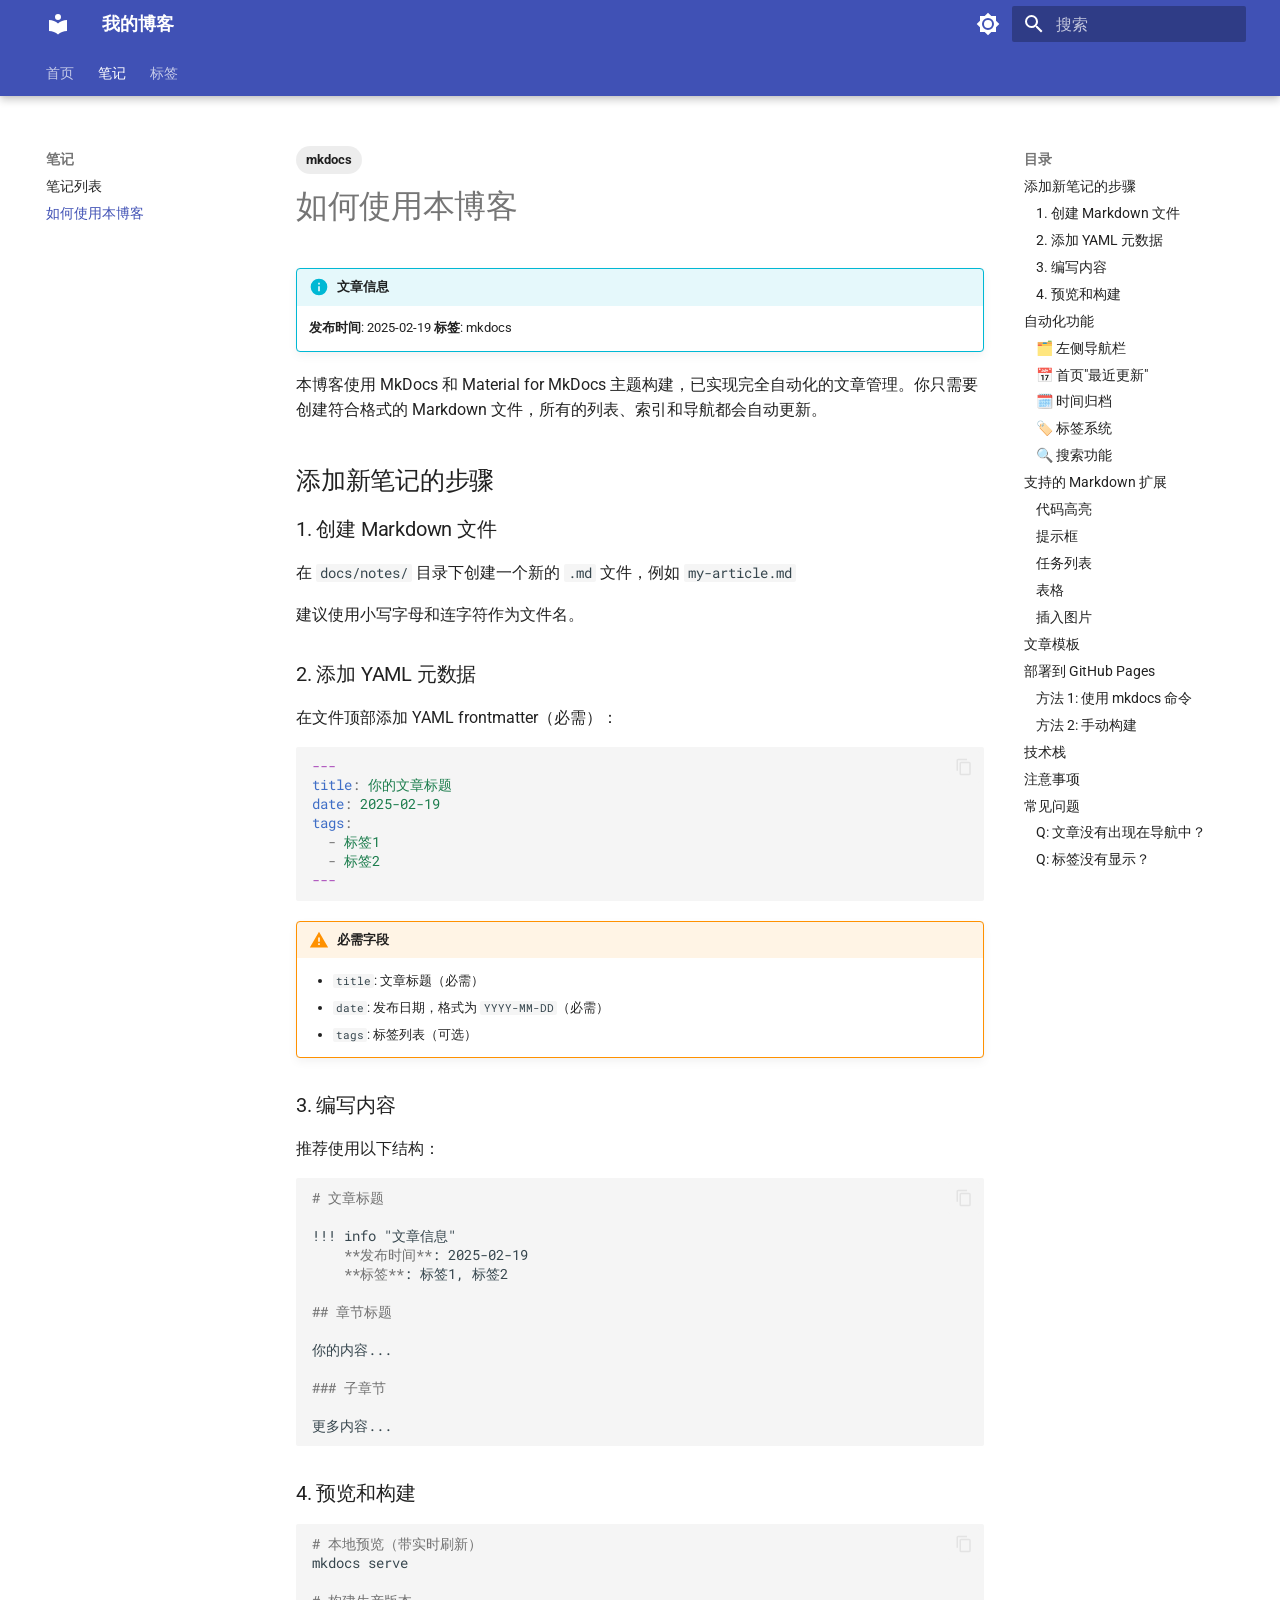
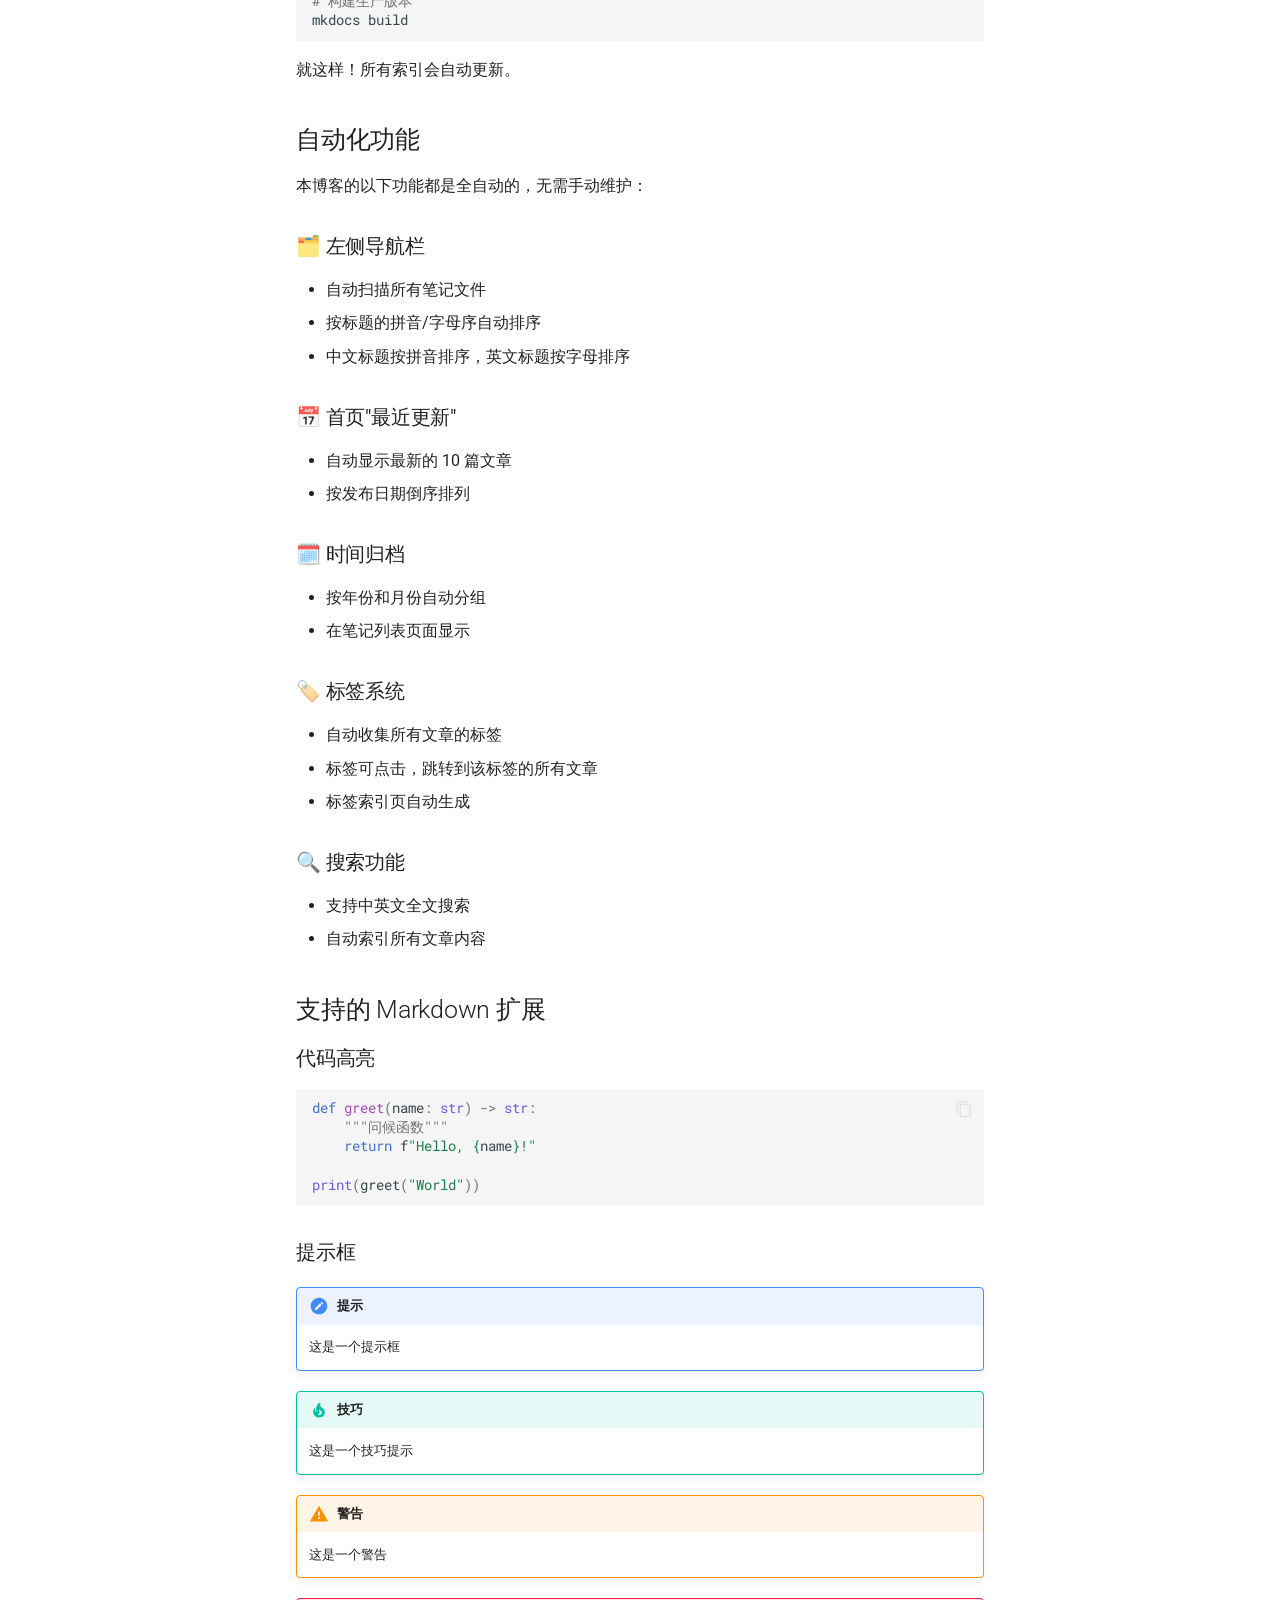
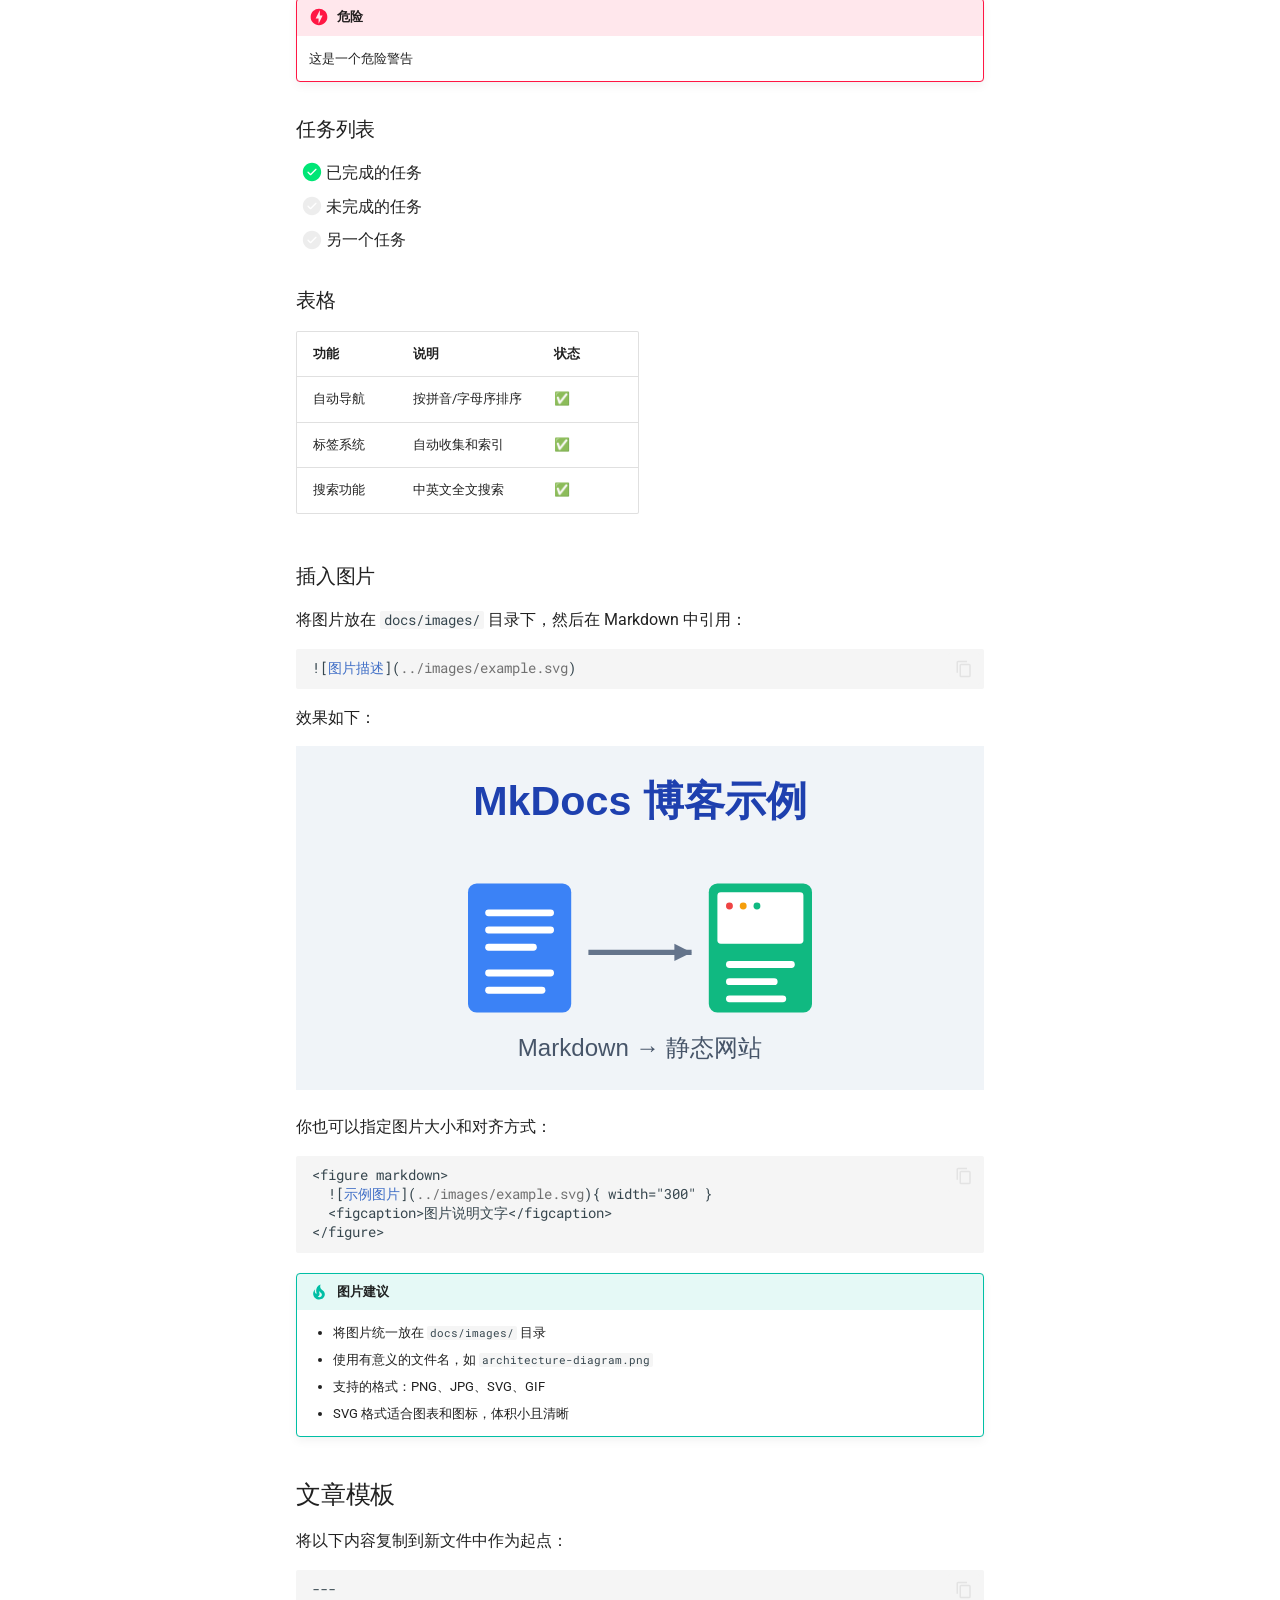
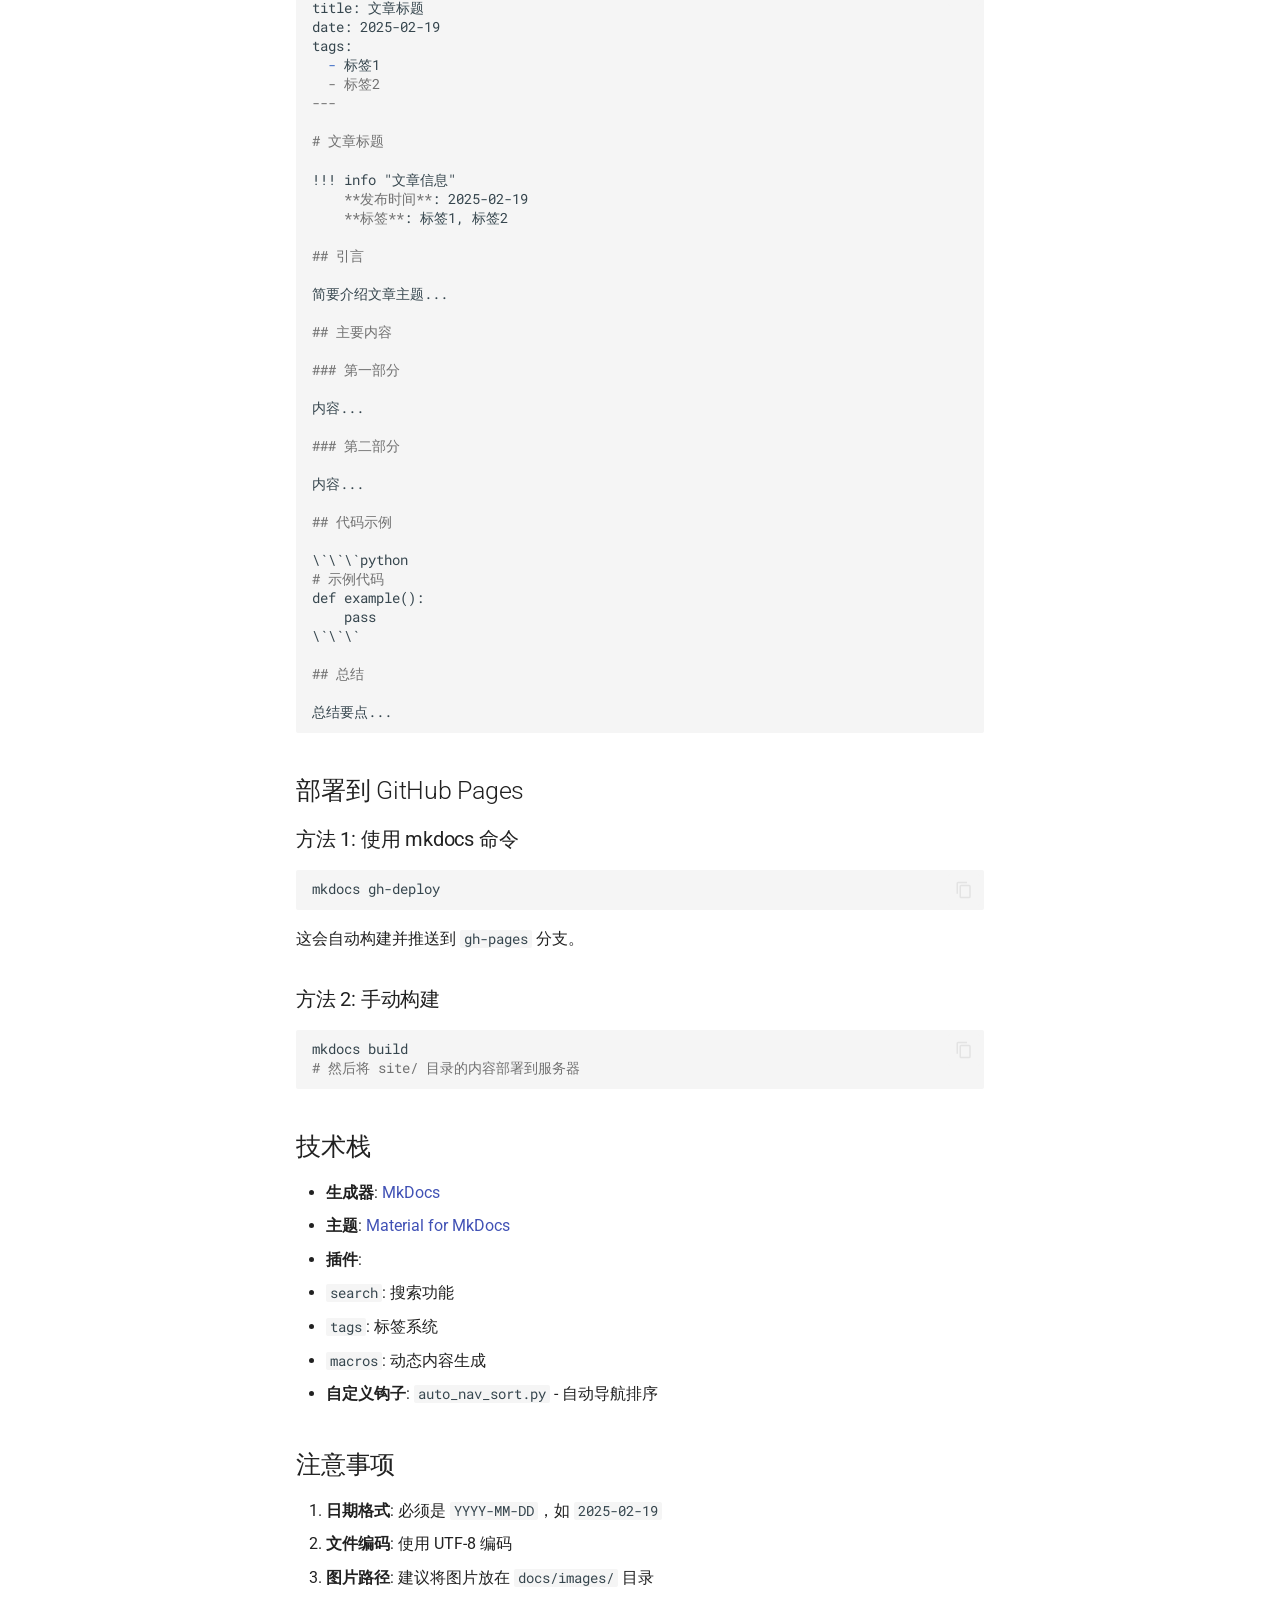
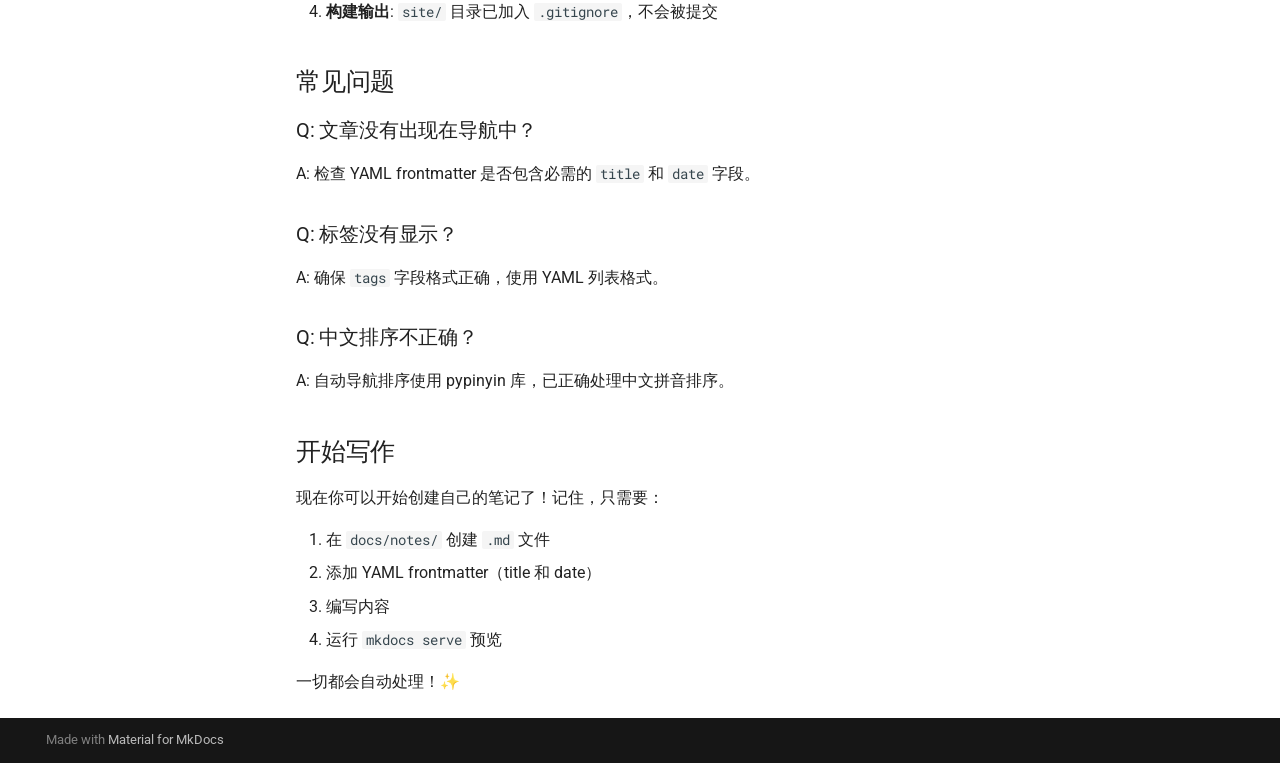
<file: notes/how-to-use/index.html>
<!doctype html>
<html lang="zh" class="no-js">
  <head>
    
      <meta charset="utf-8">
      <meta name="viewport" content="width=device-width,initial-scale=1">
      
        <meta name="description" content="个人博客和笔记">
      
      
        <meta name="author" content="Tong Sun">
      
      
        <link rel="canonical" href="https://tongsun99.github.io/notes/how-to-use/">
      
      
        <link rel="prev" href="../">
      
      
        <link rel="next" href="../../tags/">
      
      
        
      
      
      <link rel="icon" href="../../assets/images/favicon.png">
      <meta name="generator" content="mkdocs-1.6.1, mkdocs-material-9.7.1">
    
    
      
        <title>如何使用本博客 - 我的博客</title>
      
    
    
      <link rel="stylesheet" href="../../assets/stylesheets/main.484c7ddc.min.css">
      
        
        <link rel="stylesheet" href="../../assets/stylesheets/palette.ab4e12ef.min.css">
      
      


    
    
      
    
    
      
        
        
        <link rel="preconnect" href="https://fonts.gstatic.com" crossorigin>
        <link rel="stylesheet" href="https://fonts.googleapis.com/css?family=Roboto:300,300i,400,400i,700,700i%7CRoboto+Mono:400,400i,700,700i&display=fallback">
        <style>:root{--md-text-font:"Roboto";--md-code-font:"Roboto Mono"}</style>
      
    
    
      <link rel="stylesheet" href="../../stylesheets/extra.css">
    
    <script>__md_scope=new URL("../..",location),__md_hash=e=>[...e].reduce(((e,_)=>(e<<5)-e+_.charCodeAt(0)),0),__md_get=(e,_=localStorage,t=__md_scope)=>JSON.parse(_.getItem(t.pathname+"."+e)),__md_set=(e,_,t=localStorage,a=__md_scope)=>{try{t.setItem(a.pathname+"."+e,JSON.stringify(_))}catch(e){}}</script>
    
      

    
    
  </head>
  
  
    
    
      
    
    
    
    
    <body dir="ltr" data-md-color-scheme="default" data-md-color-primary="indigo" data-md-color-accent="indigo">
  
    
    <input class="md-toggle" data-md-toggle="drawer" type="checkbox" id="__drawer" autocomplete="off">
    <input class="md-toggle" data-md-toggle="search" type="checkbox" id="__search" autocomplete="off">
    <label class="md-overlay" for="__drawer"></label>
    <div data-md-component="skip">
      
        
        <a href="#_1" class="md-skip">
          跳转至
        </a>
      
    </div>
    <div data-md-component="announce">
      
    </div>
    
    
      

  

<header class="md-header md-header--shadow md-header--lifted" data-md-component="header">
  <nav class="md-header__inner md-grid" aria-label="页眉">
    <a href="../.." title="我的博客" class="md-header__button md-logo" aria-label="我的博客" data-md-component="logo">
      
  
  <svg xmlns="http://www.w3.org/2000/svg" viewBox="0 0 24 24"><path d="M12 8a3 3 0 0 0 3-3 3 3 0 0 0-3-3 3 3 0 0 0-3 3 3 3 0 0 0 3 3m0 3.54C9.64 9.35 6.5 8 3 8v11c3.5 0 6.64 1.35 9 3.54 2.36-2.19 5.5-3.54 9-3.54V8c-3.5 0-6.64 1.35-9 3.54"/></svg>

    </a>
    <label class="md-header__button md-icon" for="__drawer">
      
      <svg xmlns="http://www.w3.org/2000/svg" viewBox="0 0 24 24"><path d="M3 6h18v2H3zm0 5h18v2H3zm0 5h18v2H3z"/></svg>
    </label>
    <div class="md-header__title" data-md-component="header-title">
      <div class="md-header__ellipsis">
        <div class="md-header__topic">
          <span class="md-ellipsis">
            我的博客
          </span>
        </div>
        <div class="md-header__topic" data-md-component="header-topic">
          <span class="md-ellipsis">
            
              如何使用本博客
            
          </span>
        </div>
      </div>
    </div>
    
      
        <form class="md-header__option" data-md-component="palette">
  
    
    
    
    <input class="md-option" data-md-color-media="" data-md-color-scheme="default" data-md-color-primary="indigo" data-md-color-accent="indigo"  aria-label="切换到深色模式"  type="radio" name="__palette" id="__palette_0">
    
      <label class="md-header__button md-icon" title="切换到深色模式" for="__palette_1" hidden>
        <svg xmlns="http://www.w3.org/2000/svg" viewBox="0 0 24 24"><path d="M12 8a4 4 0 0 0-4 4 4 4 0 0 0 4 4 4 4 0 0 0 4-4 4 4 0 0 0-4-4m0 10a6 6 0 0 1-6-6 6 6 0 0 1 6-6 6 6 0 0 1 6 6 6 6 0 0 1-6 6m8-9.31V4h-4.69L12 .69 8.69 4H4v4.69L.69 12 4 15.31V20h4.69L12 23.31 15.31 20H20v-4.69L23.31 12z"/></svg>
      </label>
    
  
    
    
    
    <input class="md-option" data-md-color-media="" data-md-color-scheme="slate" data-md-color-primary="indigo" data-md-color-accent="indigo"  aria-label="切换到浅色模式"  type="radio" name="__palette" id="__palette_1">
    
      <label class="md-header__button md-icon" title="切换到浅色模式" for="__palette_0" hidden>
        <svg xmlns="http://www.w3.org/2000/svg" viewBox="0 0 24 24"><path d="M12 18c-.89 0-1.74-.2-2.5-.55C11.56 16.5 13 14.42 13 12s-1.44-4.5-3.5-5.45C10.26 6.2 11.11 6 12 6a6 6 0 0 1 6 6 6 6 0 0 1-6 6m8-9.31V4h-4.69L12 .69 8.69 4H4v4.69L.69 12 4 15.31V20h4.69L12 23.31 15.31 20H20v-4.69L23.31 12z"/></svg>
      </label>
    
  
</form>
      
    
    
      <script>var palette=__md_get("__palette");if(palette&&palette.color){if("(prefers-color-scheme)"===palette.color.media){var media=matchMedia("(prefers-color-scheme: light)"),input=document.querySelector(media.matches?"[data-md-color-media='(prefers-color-scheme: light)']":"[data-md-color-media='(prefers-color-scheme: dark)']");palette.color.media=input.getAttribute("data-md-color-media"),palette.color.scheme=input.getAttribute("data-md-color-scheme"),palette.color.primary=input.getAttribute("data-md-color-primary"),palette.color.accent=input.getAttribute("data-md-color-accent")}for(var[key,value]of Object.entries(palette.color))document.body.setAttribute("data-md-color-"+key,value)}</script>
    
    
    
      
      
        <label class="md-header__button md-icon" for="__search">
          
          <svg xmlns="http://www.w3.org/2000/svg" viewBox="0 0 24 24"><path d="M9.5 3A6.5 6.5 0 0 1 16 9.5c0 1.61-.59 3.09-1.56 4.23l.27.27h.79l5 5-1.5 1.5-5-5v-.79l-.27-.27A6.52 6.52 0 0 1 9.5 16 6.5 6.5 0 0 1 3 9.5 6.5 6.5 0 0 1 9.5 3m0 2C7 5 5 7 5 9.5S7 14 9.5 14 14 12 14 9.5 12 5 9.5 5"/></svg>
        </label>
        <div class="md-search" data-md-component="search" role="dialog">
  <label class="md-search__overlay" for="__search"></label>
  <div class="md-search__inner" role="search">
    <form class="md-search__form" name="search">
      <input type="text" class="md-search__input" name="query" aria-label="搜索" placeholder="搜索" autocapitalize="off" autocorrect="off" autocomplete="off" spellcheck="false" data-md-component="search-query" required>
      <label class="md-search__icon md-icon" for="__search">
        
        <svg xmlns="http://www.w3.org/2000/svg" viewBox="0 0 24 24"><path d="M9.5 3A6.5 6.5 0 0 1 16 9.5c0 1.61-.59 3.09-1.56 4.23l.27.27h.79l5 5-1.5 1.5-5-5v-.79l-.27-.27A6.52 6.52 0 0 1 9.5 16 6.5 6.5 0 0 1 3 9.5 6.5 6.5 0 0 1 9.5 3m0 2C7 5 5 7 5 9.5S7 14 9.5 14 14 12 14 9.5 12 5 9.5 5"/></svg>
        
        <svg xmlns="http://www.w3.org/2000/svg" viewBox="0 0 24 24"><path d="M20 11v2H8l5.5 5.5-1.42 1.42L4.16 12l7.92-7.92L13.5 5.5 8 11z"/></svg>
      </label>
      <nav class="md-search__options" aria-label="查找">
        
        <button type="reset" class="md-search__icon md-icon" title="清空当前内容" aria-label="清空当前内容" tabindex="-1">
          
          <svg xmlns="http://www.w3.org/2000/svg" viewBox="0 0 24 24"><path d="M19 6.41 17.59 5 12 10.59 6.41 5 5 6.41 10.59 12 5 17.59 6.41 19 12 13.41 17.59 19 19 17.59 13.41 12z"/></svg>
        </button>
      </nav>
      
        <div class="md-search__suggest" data-md-component="search-suggest"></div>
      
    </form>
    <div class="md-search__output">
      <div class="md-search__scrollwrap" tabindex="0" data-md-scrollfix>
        <div class="md-search-result" data-md-component="search-result">
          <div class="md-search-result__meta">
            正在初始化搜索引擎
          </div>
          <ol class="md-search-result__list" role="presentation"></ol>
        </div>
      </div>
    </div>
  </div>
</div>
      
    
    
  </nav>
  
    
      
<nav class="md-tabs" aria-label="标签" data-md-component="tabs">
  <div class="md-grid">
    <ul class="md-tabs__list">
      
        
  
  
  
  
    <li class="md-tabs__item">
      <a href="../.." class="md-tabs__link">
        
  
  
    
  
  首页

      </a>
    </li>
  

      
        
  
  
  
    
  
  
    
    
      <li class="md-tabs__item md-tabs__item--active">
        <a href="../" class="md-tabs__link">
          
  
  
  笔记

        </a>
      </li>
    
  

      
        
  
  
  
  
    <li class="md-tabs__item">
      <a href="../../tags/" class="md-tabs__link">
        
  
  
    
  
  标签

      </a>
    </li>
  

      
    </ul>
  </div>
</nav>
    
  
</header>
    
    <div class="md-container" data-md-component="container">
      
      
        
      
      <main class="md-main" data-md-component="main">
        <div class="md-main__inner md-grid">
          
            
              
              <div class="md-sidebar md-sidebar--primary" data-md-component="sidebar" data-md-type="navigation" >
                <div class="md-sidebar__scrollwrap">
                  <div class="md-sidebar__inner">
                    


  


<nav class="md-nav md-nav--primary md-nav--lifted" aria-label="导航栏" data-md-level="0">
  <label class="md-nav__title" for="__drawer">
    <a href="../.." title="我的博客" class="md-nav__button md-logo" aria-label="我的博客" data-md-component="logo">
      
  
  <svg xmlns="http://www.w3.org/2000/svg" viewBox="0 0 24 24"><path d="M12 8a3 3 0 0 0 3-3 3 3 0 0 0-3-3 3 3 0 0 0-3 3 3 3 0 0 0 3 3m0 3.54C9.64 9.35 6.5 8 3 8v11c3.5 0 6.64 1.35 9 3.54 2.36-2.19 5.5-3.54 9-3.54V8c-3.5 0-6.64 1.35-9 3.54"/></svg>

    </a>
    我的博客
  </label>
  
  <ul class="md-nav__list" data-md-scrollfix>
    
      
      
  
  
  
  
    <li class="md-nav__item">
      <a href="../.." class="md-nav__link">
        
  
  
  <span class="md-ellipsis">
    
  
    首页
  

    
  </span>
  
  

      </a>
    </li>
  

    
      
      
  
  
    
  
  
  
    
    
    
    
      
        
        
      
      
        
      
    
    
    <li class="md-nav__item md-nav__item--active md-nav__item--section md-nav__item--nested">
      
        
        
        <input class="md-nav__toggle md-toggle " type="checkbox" id="__nav_2" checked>
        
          
          <label class="md-nav__link" for="__nav_2" id="__nav_2_label" tabindex="">
            
  
  
  <span class="md-ellipsis">
    
  
    笔记
  

    
  </span>
  
  

            <span class="md-nav__icon md-icon"></span>
          </label>
        
        <nav class="md-nav" data-md-level="1" aria-labelledby="__nav_2_label" aria-expanded="true">
          <label class="md-nav__title" for="__nav_2">
            <span class="md-nav__icon md-icon"></span>
            
  
    笔记
  

          </label>
          <ul class="md-nav__list" data-md-scrollfix>
            
              
                
  
  
  
  
    <li class="md-nav__item">
      <a href="../" class="md-nav__link">
        
  
  
  <span class="md-ellipsis">
    
  
    笔记列表
  

    
  </span>
  
  

      </a>
    </li>
  

              
            
              
                
  
  
    
  
  
  
    <li class="md-nav__item md-nav__item--active">
      
      <input class="md-nav__toggle md-toggle" type="checkbox" id="__toc">
      
      
        
      
      
        <label class="md-nav__link md-nav__link--active" for="__toc">
          
  
  
  <span class="md-ellipsis">
    
  
    如何使用本博客
  

    
  </span>
  
  

          <span class="md-nav__icon md-icon"></span>
        </label>
      
      <a href="./" class="md-nav__link md-nav__link--active">
        
  
  
  <span class="md-ellipsis">
    
  
    如何使用本博客
  

    
  </span>
  
  

      </a>
      
        

<nav class="md-nav md-nav--secondary" aria-label="目录">
  
  
  
    
  
  
    <label class="md-nav__title" for="__toc">
      <span class="md-nav__icon md-icon"></span>
      目录
    </label>
    <ul class="md-nav__list" data-md-component="toc" data-md-scrollfix>
      
        <li class="md-nav__item">
  <a href="#_2" class="md-nav__link">
    <span class="md-ellipsis">
      
        添加新笔记的步骤
      
    </span>
  </a>
  
    <nav class="md-nav" aria-label="添加新笔记的步骤">
      <ul class="md-nav__list">
        
          <li class="md-nav__item">
  <a href="#1-markdown" class="md-nav__link">
    <span class="md-ellipsis">
      
        1. 创建 Markdown 文件
      
    </span>
  </a>
  
</li>
        
          <li class="md-nav__item">
  <a href="#2-yaml" class="md-nav__link">
    <span class="md-ellipsis">
      
        2. 添加 YAML 元数据
      
    </span>
  </a>
  
</li>
        
          <li class="md-nav__item">
  <a href="#3" class="md-nav__link">
    <span class="md-ellipsis">
      
        3. 编写内容
      
    </span>
  </a>
  
</li>
        
          <li class="md-nav__item">
  <a href="#4" class="md-nav__link">
    <span class="md-ellipsis">
      
        4. 预览和构建
      
    </span>
  </a>
  
</li>
        
      </ul>
    </nav>
  
</li>
      
        <li class="md-nav__item">
  <a href="#_3" class="md-nav__link">
    <span class="md-ellipsis">
      
        自动化功能
      
    </span>
  </a>
  
    <nav class="md-nav" aria-label="自动化功能">
      <ul class="md-nav__list">
        
          <li class="md-nav__item">
  <a href="#_4" class="md-nav__link">
    <span class="md-ellipsis">
      
        🗂️ 左侧导航栏
      
    </span>
  </a>
  
</li>
        
          <li class="md-nav__item">
  <a href="#_5" class="md-nav__link">
    <span class="md-ellipsis">
      
        📅 首页"最近更新"
      
    </span>
  </a>
  
</li>
        
          <li class="md-nav__item">
  <a href="#_6" class="md-nav__link">
    <span class="md-ellipsis">
      
        🗓️ 时间归档
      
    </span>
  </a>
  
</li>
        
          <li class="md-nav__item">
  <a href="#_7" class="md-nav__link">
    <span class="md-ellipsis">
      
        🏷️ 标签系统
      
    </span>
  </a>
  
</li>
        
          <li class="md-nav__item">
  <a href="#_8" class="md-nav__link">
    <span class="md-ellipsis">
      
        🔍 搜索功能
      
    </span>
  </a>
  
</li>
        
      </ul>
    </nav>
  
</li>
      
        <li class="md-nav__item">
  <a href="#markdown" class="md-nav__link">
    <span class="md-ellipsis">
      
        支持的 Markdown 扩展
      
    </span>
  </a>
  
    <nav class="md-nav" aria-label="支持的 Markdown 扩展">
      <ul class="md-nav__list">
        
          <li class="md-nav__item">
  <a href="#_9" class="md-nav__link">
    <span class="md-ellipsis">
      
        代码高亮
      
    </span>
  </a>
  
</li>
        
          <li class="md-nav__item">
  <a href="#_10" class="md-nav__link">
    <span class="md-ellipsis">
      
        提示框
      
    </span>
  </a>
  
</li>
        
          <li class="md-nav__item">
  <a href="#_11" class="md-nav__link">
    <span class="md-ellipsis">
      
        任务列表
      
    </span>
  </a>
  
</li>
        
          <li class="md-nav__item">
  <a href="#_12" class="md-nav__link">
    <span class="md-ellipsis">
      
        表格
      
    </span>
  </a>
  
</li>
        
          <li class="md-nav__item">
  <a href="#_13" class="md-nav__link">
    <span class="md-ellipsis">
      
        插入图片
      
    </span>
  </a>
  
</li>
        
      </ul>
    </nav>
  
</li>
      
        <li class="md-nav__item">
  <a href="#_14" class="md-nav__link">
    <span class="md-ellipsis">
      
        文章模板
      
    </span>
  </a>
  
</li>
      
        <li class="md-nav__item">
  <a href="#github-pages" class="md-nav__link">
    <span class="md-ellipsis">
      
        部署到 GitHub Pages
      
    </span>
  </a>
  
    <nav class="md-nav" aria-label="部署到 GitHub Pages">
      <ul class="md-nav__list">
        
          <li class="md-nav__item">
  <a href="#1-mkdocs" class="md-nav__link">
    <span class="md-ellipsis">
      
        方法 1: 使用 mkdocs 命令
      
    </span>
  </a>
  
</li>
        
          <li class="md-nav__item">
  <a href="#2" class="md-nav__link">
    <span class="md-ellipsis">
      
        方法 2: 手动构建
      
    </span>
  </a>
  
</li>
        
      </ul>
    </nav>
  
</li>
      
        <li class="md-nav__item">
  <a href="#_15" class="md-nav__link">
    <span class="md-ellipsis">
      
        技术栈
      
    </span>
  </a>
  
</li>
      
        <li class="md-nav__item">
  <a href="#_16" class="md-nav__link">
    <span class="md-ellipsis">
      
        注意事项
      
    </span>
  </a>
  
</li>
      
        <li class="md-nav__item">
  <a href="#_17" class="md-nav__link">
    <span class="md-ellipsis">
      
        常见问题
      
    </span>
  </a>
  
    <nav class="md-nav" aria-label="常见问题">
      <ul class="md-nav__list">
        
          <li class="md-nav__item">
  <a href="#q" class="md-nav__link">
    <span class="md-ellipsis">
      
        Q: 文章没有出现在导航中？
      
    </span>
  </a>
  
</li>
        
          <li class="md-nav__item">
  <a href="#q_1" class="md-nav__link">
    <span class="md-ellipsis">
      
        Q: 标签没有显示？
      
    </span>
  </a>
  
</li>
        
          <li class="md-nav__item">
  <a href="#q_2" class="md-nav__link">
    <span class="md-ellipsis">
      
        Q: 中文排序不正确？
      
    </span>
  </a>
  
</li>
        
      </ul>
    </nav>
  
</li>
      
        <li class="md-nav__item">
  <a href="#_18" class="md-nav__link">
    <span class="md-ellipsis">
      
        开始写作
      
    </span>
  </a>
  
</li>
      
    </ul>
  
</nav>
      
    </li>
  

              
            
          </ul>
        </nav>
      
    </li>
  

    
      
      
  
  
  
  
    <li class="md-nav__item">
      <a href="../../tags/" class="md-nav__link">
        
  
  
  <span class="md-ellipsis">
    
  
    标签
  

    
  </span>
  
  

      </a>
    </li>
  

    
  </ul>
</nav>
                  </div>
                </div>
              </div>
            
            
              
              <div class="md-sidebar md-sidebar--secondary" data-md-component="sidebar" data-md-type="toc" >
                <div class="md-sidebar__scrollwrap">
                  <div class="md-sidebar__inner">
                    

<nav class="md-nav md-nav--secondary" aria-label="目录">
  
  
  
    
  
  
    <label class="md-nav__title" for="__toc">
      <span class="md-nav__icon md-icon"></span>
      目录
    </label>
    <ul class="md-nav__list" data-md-component="toc" data-md-scrollfix>
      
        <li class="md-nav__item">
  <a href="#_2" class="md-nav__link">
    <span class="md-ellipsis">
      
        添加新笔记的步骤
      
    </span>
  </a>
  
    <nav class="md-nav" aria-label="添加新笔记的步骤">
      <ul class="md-nav__list">
        
          <li class="md-nav__item">
  <a href="#1-markdown" class="md-nav__link">
    <span class="md-ellipsis">
      
        1. 创建 Markdown 文件
      
    </span>
  </a>
  
</li>
        
          <li class="md-nav__item">
  <a href="#2-yaml" class="md-nav__link">
    <span class="md-ellipsis">
      
        2. 添加 YAML 元数据
      
    </span>
  </a>
  
</li>
        
          <li class="md-nav__item">
  <a href="#3" class="md-nav__link">
    <span class="md-ellipsis">
      
        3. 编写内容
      
    </span>
  </a>
  
</li>
        
          <li class="md-nav__item">
  <a href="#4" class="md-nav__link">
    <span class="md-ellipsis">
      
        4. 预览和构建
      
    </span>
  </a>
  
</li>
        
      </ul>
    </nav>
  
</li>
      
        <li class="md-nav__item">
  <a href="#_3" class="md-nav__link">
    <span class="md-ellipsis">
      
        自动化功能
      
    </span>
  </a>
  
    <nav class="md-nav" aria-label="自动化功能">
      <ul class="md-nav__list">
        
          <li class="md-nav__item">
  <a href="#_4" class="md-nav__link">
    <span class="md-ellipsis">
      
        🗂️ 左侧导航栏
      
    </span>
  </a>
  
</li>
        
          <li class="md-nav__item">
  <a href="#_5" class="md-nav__link">
    <span class="md-ellipsis">
      
        📅 首页"最近更新"
      
    </span>
  </a>
  
</li>
        
          <li class="md-nav__item">
  <a href="#_6" class="md-nav__link">
    <span class="md-ellipsis">
      
        🗓️ 时间归档
      
    </span>
  </a>
  
</li>
        
          <li class="md-nav__item">
  <a href="#_7" class="md-nav__link">
    <span class="md-ellipsis">
      
        🏷️ 标签系统
      
    </span>
  </a>
  
</li>
        
          <li class="md-nav__item">
  <a href="#_8" class="md-nav__link">
    <span class="md-ellipsis">
      
        🔍 搜索功能
      
    </span>
  </a>
  
</li>
        
      </ul>
    </nav>
  
</li>
      
        <li class="md-nav__item">
  <a href="#markdown" class="md-nav__link">
    <span class="md-ellipsis">
      
        支持的 Markdown 扩展
      
    </span>
  </a>
  
    <nav class="md-nav" aria-label="支持的 Markdown 扩展">
      <ul class="md-nav__list">
        
          <li class="md-nav__item">
  <a href="#_9" class="md-nav__link">
    <span class="md-ellipsis">
      
        代码高亮
      
    </span>
  </a>
  
</li>
        
          <li class="md-nav__item">
  <a href="#_10" class="md-nav__link">
    <span class="md-ellipsis">
      
        提示框
      
    </span>
  </a>
  
</li>
        
          <li class="md-nav__item">
  <a href="#_11" class="md-nav__link">
    <span class="md-ellipsis">
      
        任务列表
      
    </span>
  </a>
  
</li>
        
          <li class="md-nav__item">
  <a href="#_12" class="md-nav__link">
    <span class="md-ellipsis">
      
        表格
      
    </span>
  </a>
  
</li>
        
          <li class="md-nav__item">
  <a href="#_13" class="md-nav__link">
    <span class="md-ellipsis">
      
        插入图片
      
    </span>
  </a>
  
</li>
        
      </ul>
    </nav>
  
</li>
      
        <li class="md-nav__item">
  <a href="#_14" class="md-nav__link">
    <span class="md-ellipsis">
      
        文章模板
      
    </span>
  </a>
  
</li>
      
        <li class="md-nav__item">
  <a href="#github-pages" class="md-nav__link">
    <span class="md-ellipsis">
      
        部署到 GitHub Pages
      
    </span>
  </a>
  
    <nav class="md-nav" aria-label="部署到 GitHub Pages">
      <ul class="md-nav__list">
        
          <li class="md-nav__item">
  <a href="#1-mkdocs" class="md-nav__link">
    <span class="md-ellipsis">
      
        方法 1: 使用 mkdocs 命令
      
    </span>
  </a>
  
</li>
        
          <li class="md-nav__item">
  <a href="#2" class="md-nav__link">
    <span class="md-ellipsis">
      
        方法 2: 手动构建
      
    </span>
  </a>
  
</li>
        
      </ul>
    </nav>
  
</li>
      
        <li class="md-nav__item">
  <a href="#_15" class="md-nav__link">
    <span class="md-ellipsis">
      
        技术栈
      
    </span>
  </a>
  
</li>
      
        <li class="md-nav__item">
  <a href="#_16" class="md-nav__link">
    <span class="md-ellipsis">
      
        注意事项
      
    </span>
  </a>
  
</li>
      
        <li class="md-nav__item">
  <a href="#_17" class="md-nav__link">
    <span class="md-ellipsis">
      
        常见问题
      
    </span>
  </a>
  
    <nav class="md-nav" aria-label="常见问题">
      <ul class="md-nav__list">
        
          <li class="md-nav__item">
  <a href="#q" class="md-nav__link">
    <span class="md-ellipsis">
      
        Q: 文章没有出现在导航中？
      
    </span>
  </a>
  
</li>
        
          <li class="md-nav__item">
  <a href="#q_1" class="md-nav__link">
    <span class="md-ellipsis">
      
        Q: 标签没有显示？
      
    </span>
  </a>
  
</li>
        
          <li class="md-nav__item">
  <a href="#q_2" class="md-nav__link">
    <span class="md-ellipsis">
      
        Q: 中文排序不正确？
      
    </span>
  </a>
  
</li>
        
      </ul>
    </nav>
  
</li>
      
        <li class="md-nav__item">
  <a href="#_18" class="md-nav__link">
    <span class="md-ellipsis">
      
        开始写作
      
    </span>
  </a>
  
</li>
      
    </ul>
  
</nav>
                  </div>
                </div>
              </div>
            
          
          
            <div class="md-content" data-md-component="content">
              
              <article class="md-content__inner md-typeset">
                
                  

  <nav class="md-tags" >
    
      
      
      
      
        <a href="../../tags/#tag:mkdocs" class="md-tag">mkdocs</a>
      
    
  </nav>



<h1 id="_1">如何使用本博客<a class="headerlink" href="#_1" title="Permanent link">&para;</a></h1>
<div class="admonition info">
<p class="admonition-title">文章信息</p>
<p><strong>发布时间</strong>: 2025-02-19
<strong>标签</strong>: mkdocs</p>
</div>
<p>本博客使用 MkDocs 和 Material for MkDocs 主题构建，已实现完全自动化的文章管理。你只需要创建符合格式的 Markdown 文件，所有的列表、索引和导航都会自动更新。</p>
<h2 id="_2">添加新笔记的步骤<a class="headerlink" href="#_2" title="Permanent link">&para;</a></h2>
<h3 id="1-markdown">1. 创建 Markdown 文件<a class="headerlink" href="#1-markdown" title="Permanent link">&para;</a></h3>
<p>在 <code>docs/notes/</code> 目录下创建一个新的 <code>.md</code> 文件，例如 <code>my-article.md</code></p>
<p>建议使用小写字母和连字符作为文件名。</p>
<h3 id="2-yaml">2. 添加 YAML 元数据<a class="headerlink" href="#2-yaml" title="Permanent link">&para;</a></h3>
<p>在文件顶部添加 YAML frontmatter（必需）：</p>
<div class="highlight"><pre><span></span><code><a id="__codelineno-0-1" name="__codelineno-0-1" href="#__codelineno-0-1"></a><span class="nn">---</span>
<a id="__codelineno-0-2" name="__codelineno-0-2" href="#__codelineno-0-2"></a><span class="nt">title</span><span class="p">:</span><span class="w"> </span><span class="l l-Scalar l-Scalar-Plain">你的文章标题</span>
<a id="__codelineno-0-3" name="__codelineno-0-3" href="#__codelineno-0-3"></a><span class="nt">date</span><span class="p">:</span><span class="w"> </span><span class="l l-Scalar l-Scalar-Plain">2025-02-19</span>
<a id="__codelineno-0-4" name="__codelineno-0-4" href="#__codelineno-0-4"></a><span class="nt">tags</span><span class="p">:</span>
<a id="__codelineno-0-5" name="__codelineno-0-5" href="#__codelineno-0-5"></a><span class="w">  </span><span class="p p-Indicator">-</span><span class="w"> </span><span class="l l-Scalar l-Scalar-Plain">标签1</span>
<a id="__codelineno-0-6" name="__codelineno-0-6" href="#__codelineno-0-6"></a><span class="w">  </span><span class="p p-Indicator">-</span><span class="w"> </span><span class="l l-Scalar l-Scalar-Plain">标签2</span>
<a id="__codelineno-0-7" name="__codelineno-0-7" href="#__codelineno-0-7"></a><span class="nn">---</span>
</code></pre></div>
<div class="admonition warning">
<p class="admonition-title">必需字段</p>
<ul>
<li><code>title</code>: 文章标题（必需）</li>
<li><code>date</code>: 发布日期，格式为 <code>YYYY-MM-DD</code>（必需）</li>
<li><code>tags</code>: 标签列表（可选）</li>
</ul>
</div>
<h3 id="3">3. 编写内容<a class="headerlink" href="#3" title="Permanent link">&para;</a></h3>
<p>推荐使用以下结构：</p>
<div class="highlight"><pre><span></span><code><a id="__codelineno-1-1" name="__codelineno-1-1" href="#__codelineno-1-1"></a><span class="gh"># 文章标题</span>
<a id="__codelineno-1-2" name="__codelineno-1-2" href="#__codelineno-1-2"></a>
<a id="__codelineno-1-3" name="__codelineno-1-3" href="#__codelineno-1-3"></a>!!! info &quot;文章信息&quot;
<a id="__codelineno-1-4" name="__codelineno-1-4" href="#__codelineno-1-4"></a>    <span class="gs">**发布时间**</span>: 2025-02-19
<a id="__codelineno-1-5" name="__codelineno-1-5" href="#__codelineno-1-5"></a>    <span class="gs">**标签**</span>: 标签1, 标签2
<a id="__codelineno-1-6" name="__codelineno-1-6" href="#__codelineno-1-6"></a>
<a id="__codelineno-1-7" name="__codelineno-1-7" href="#__codelineno-1-7"></a><span class="gu">## 章节标题</span>
<a id="__codelineno-1-8" name="__codelineno-1-8" href="#__codelineno-1-8"></a>
<a id="__codelineno-1-9" name="__codelineno-1-9" href="#__codelineno-1-9"></a>你的内容...
<a id="__codelineno-1-10" name="__codelineno-1-10" href="#__codelineno-1-10"></a>
<a id="__codelineno-1-11" name="__codelineno-1-11" href="#__codelineno-1-11"></a><span class="gu">### 子章节</span>
<a id="__codelineno-1-12" name="__codelineno-1-12" href="#__codelineno-1-12"></a>
<a id="__codelineno-1-13" name="__codelineno-1-13" href="#__codelineno-1-13"></a>更多内容...
</code></pre></div>
<h3 id="4">4. 预览和构建<a class="headerlink" href="#4" title="Permanent link">&para;</a></h3>
<div class="highlight"><pre><span></span><code><a id="__codelineno-2-1" name="__codelineno-2-1" href="#__codelineno-2-1"></a><span class="c1"># 本地预览（带实时刷新）</span>
<a id="__codelineno-2-2" name="__codelineno-2-2" href="#__codelineno-2-2"></a>mkdocs<span class="w"> </span>serve
<a id="__codelineno-2-3" name="__codelineno-2-3" href="#__codelineno-2-3"></a>
<a id="__codelineno-2-4" name="__codelineno-2-4" href="#__codelineno-2-4"></a><span class="c1"># 构建生产版本</span>
<a id="__codelineno-2-5" name="__codelineno-2-5" href="#__codelineno-2-5"></a>mkdocs<span class="w"> </span>build
</code></pre></div>
<p>就这样！所有索引会自动更新。</p>
<h2 id="_3">自动化功能<a class="headerlink" href="#_3" title="Permanent link">&para;</a></h2>
<p>本博客的以下功能都是全自动的，无需手动维护：</p>
<h3 id="_4">🗂️ 左侧导航栏<a class="headerlink" href="#_4" title="Permanent link">&para;</a></h3>
<ul>
<li>自动扫描所有笔记文件</li>
<li>按标题的拼音/字母序自动排序</li>
<li>中文标题按拼音排序，英文标题按字母排序</li>
</ul>
<h3 id="_5">📅 首页"最近更新"<a class="headerlink" href="#_5" title="Permanent link">&para;</a></h3>
<ul>
<li>自动显示最新的 10 篇文章</li>
<li>按发布日期倒序排列</li>
</ul>
<h3 id="_6">🗓️ 时间归档<a class="headerlink" href="#_6" title="Permanent link">&para;</a></h3>
<ul>
<li>按年份和月份自动分组</li>
<li>在笔记列表页面显示</li>
</ul>
<h3 id="_7">🏷️ 标签系统<a class="headerlink" href="#_7" title="Permanent link">&para;</a></h3>
<ul>
<li>自动收集所有文章的标签</li>
<li>标签可点击，跳转到该标签的所有文章</li>
<li>标签索引页自动生成</li>
</ul>
<h3 id="_8">🔍 搜索功能<a class="headerlink" href="#_8" title="Permanent link">&para;</a></h3>
<ul>
<li>支持中英文全文搜索</li>
<li>自动索引所有文章内容</li>
</ul>
<h2 id="markdown">支持的 Markdown 扩展<a class="headerlink" href="#markdown" title="Permanent link">&para;</a></h2>
<h3 id="_9">代码高亮<a class="headerlink" href="#_9" title="Permanent link">&para;</a></h3>
<div class="highlight"><pre><span></span><code><a id="__codelineno-3-1" name="__codelineno-3-1" href="#__codelineno-3-1"></a><span class="k">def</span><span class="w"> </span><span class="nf">greet</span><span class="p">(</span><span class="n">name</span><span class="p">:</span> <span class="nb">str</span><span class="p">)</span> <span class="o">-&gt;</span> <span class="nb">str</span><span class="p">:</span>
<a id="__codelineno-3-2" name="__codelineno-3-2" href="#__codelineno-3-2"></a><span class="w">    </span><span class="sd">&quot;&quot;&quot;问候函数&quot;&quot;&quot;</span>
<a id="__codelineno-3-3" name="__codelineno-3-3" href="#__codelineno-3-3"></a>    <span class="k">return</span> <span class="sa">f</span><span class="s2">&quot;Hello, </span><span class="si">{</span><span class="n">name</span><span class="si">}</span><span class="s2">!&quot;</span>
<a id="__codelineno-3-4" name="__codelineno-3-4" href="#__codelineno-3-4"></a>
<a id="__codelineno-3-5" name="__codelineno-3-5" href="#__codelineno-3-5"></a><span class="nb">print</span><span class="p">(</span><span class="n">greet</span><span class="p">(</span><span class="s2">&quot;World&quot;</span><span class="p">))</span>
</code></pre></div>
<h3 id="_10">提示框<a class="headerlink" href="#_10" title="Permanent link">&para;</a></h3>
<div class="admonition note">
<p class="admonition-title">提示</p>
<p>这是一个提示框</p>
</div>
<div class="admonition tip">
<p class="admonition-title">技巧</p>
<p>这是一个技巧提示</p>
</div>
<div class="admonition warning">
<p class="admonition-title">警告</p>
<p>这是一个警告</p>
</div>
<div class="admonition danger">
<p class="admonition-title">危险</p>
<p>这是一个危险警告</p>
</div>
<h3 id="_11">任务列表<a class="headerlink" href="#_11" title="Permanent link">&para;</a></h3>
<ul class="task-list">
<li class="task-list-item"><label class="task-list-control"><input type="checkbox" disabled checked/><span class="task-list-indicator"></span></label> 已完成的任务</li>
<li class="task-list-item"><label class="task-list-control"><input type="checkbox" disabled/><span class="task-list-indicator"></span></label> 未完成的任务</li>
<li class="task-list-item"><label class="task-list-control"><input type="checkbox" disabled/><span class="task-list-indicator"></span></label> 另一个任务</li>
</ul>
<h3 id="_12">表格<a class="headerlink" href="#_12" title="Permanent link">&para;</a></h3>
<table>
<thead>
<tr>
<th>功能</th>
<th>说明</th>
<th>状态</th>
</tr>
</thead>
<tbody>
<tr>
<td>自动导航</td>
<td>按拼音/字母序排序</td>
<td>✅</td>
</tr>
<tr>
<td>标签系统</td>
<td>自动收集和索引</td>
<td>✅</td>
</tr>
<tr>
<td>搜索功能</td>
<td>中英文全文搜索</td>
<td>✅</td>
</tr>
</tbody>
</table>
<h3 id="_13">插入图片<a class="headerlink" href="#_13" title="Permanent link">&para;</a></h3>
<p>将图片放在 <code>docs/images/</code> 目录下，然后在 Markdown 中引用：</p>
<div class="highlight"><pre><span></span><code><a id="__codelineno-4-1" name="__codelineno-4-1" href="#__codelineno-4-1"></a>![<span class="nt">图片描述</span>](<span class="na">../images/example.svg</span>)
</code></pre></div>
<p>效果如下：</p>
<p><img alt="MkDocs 博客示例" src="../../images/example.svg" /></p>
<p>你也可以指定图片大小和对齐方式：</p>
<div class="highlight"><pre><span></span><code><a id="__codelineno-5-1" name="__codelineno-5-1" href="#__codelineno-5-1"></a>&lt;figure markdown&gt;
<a id="__codelineno-5-2" name="__codelineno-5-2" href="#__codelineno-5-2"></a>  ![<span class="nt">示例图片</span>](<span class="na">../images/example.svg</span>){ width=&quot;300&quot; }
<a id="__codelineno-5-3" name="__codelineno-5-3" href="#__codelineno-5-3"></a>  &lt;figcaption&gt;图片说明文字&lt;/figcaption&gt;
<a id="__codelineno-5-4" name="__codelineno-5-4" href="#__codelineno-5-4"></a>&lt;/figure&gt;
</code></pre></div>
<div class="admonition tip">
<p class="admonition-title">图片建议</p>
<ul>
<li>将图片统一放在 <code>docs/images/</code> 目录</li>
<li>使用有意义的文件名，如 <code>architecture-diagram.png</code></li>
<li>支持的格式：PNG、JPG、SVG、GIF</li>
<li>SVG 格式适合图表和图标，体积小且清晰</li>
</ul>
</div>
<h2 id="_14">文章模板<a class="headerlink" href="#_14" title="Permanent link">&para;</a></h2>
<p>将以下内容复制到新文件中作为起点：</p>
<div class="highlight"><pre><span></span><code><a id="__codelineno-6-1" name="__codelineno-6-1" href="#__codelineno-6-1"></a>---
<a id="__codelineno-6-2" name="__codelineno-6-2" href="#__codelineno-6-2"></a>title: 文章标题
<a id="__codelineno-6-3" name="__codelineno-6-3" href="#__codelineno-6-3"></a>date: 2025-02-19
<a id="__codelineno-6-4" name="__codelineno-6-4" href="#__codelineno-6-4"></a>tags:
<a id="__codelineno-6-5" name="__codelineno-6-5" href="#__codelineno-6-5"></a><span class="w">  </span><span class="k">-</span><span class="w"> </span>标签1
<a id="__codelineno-6-6" name="__codelineno-6-6" href="#__codelineno-6-6"></a><span class="gu">  - 标签2</span>
<a id="__codelineno-6-7" name="__codelineno-6-7" href="#__codelineno-6-7"></a><span class="gu">---</span>
<a id="__codelineno-6-8" name="__codelineno-6-8" href="#__codelineno-6-8"></a>
<a id="__codelineno-6-9" name="__codelineno-6-9" href="#__codelineno-6-9"></a><span class="gh"># 文章标题</span>
<a id="__codelineno-6-10" name="__codelineno-6-10" href="#__codelineno-6-10"></a>
<a id="__codelineno-6-11" name="__codelineno-6-11" href="#__codelineno-6-11"></a>!!! info &quot;文章信息&quot;
<a id="__codelineno-6-12" name="__codelineno-6-12" href="#__codelineno-6-12"></a>    <span class="gs">**发布时间**</span>: 2025-02-19
<a id="__codelineno-6-13" name="__codelineno-6-13" href="#__codelineno-6-13"></a>    <span class="gs">**标签**</span>: 标签1, 标签2
<a id="__codelineno-6-14" name="__codelineno-6-14" href="#__codelineno-6-14"></a>
<a id="__codelineno-6-15" name="__codelineno-6-15" href="#__codelineno-6-15"></a><span class="gu">## 引言</span>
<a id="__codelineno-6-16" name="__codelineno-6-16" href="#__codelineno-6-16"></a>
<a id="__codelineno-6-17" name="__codelineno-6-17" href="#__codelineno-6-17"></a>简要介绍文章主题...
<a id="__codelineno-6-18" name="__codelineno-6-18" href="#__codelineno-6-18"></a>
<a id="__codelineno-6-19" name="__codelineno-6-19" href="#__codelineno-6-19"></a><span class="gu">## 主要内容</span>
<a id="__codelineno-6-20" name="__codelineno-6-20" href="#__codelineno-6-20"></a>
<a id="__codelineno-6-21" name="__codelineno-6-21" href="#__codelineno-6-21"></a><span class="gu">### 第一部分</span>
<a id="__codelineno-6-22" name="__codelineno-6-22" href="#__codelineno-6-22"></a>
<a id="__codelineno-6-23" name="__codelineno-6-23" href="#__codelineno-6-23"></a>内容...
<a id="__codelineno-6-24" name="__codelineno-6-24" href="#__codelineno-6-24"></a>
<a id="__codelineno-6-25" name="__codelineno-6-25" href="#__codelineno-6-25"></a><span class="gu">### 第二部分</span>
<a id="__codelineno-6-26" name="__codelineno-6-26" href="#__codelineno-6-26"></a>
<a id="__codelineno-6-27" name="__codelineno-6-27" href="#__codelineno-6-27"></a>内容...
<a id="__codelineno-6-28" name="__codelineno-6-28" href="#__codelineno-6-28"></a>
<a id="__codelineno-6-29" name="__codelineno-6-29" href="#__codelineno-6-29"></a><span class="gu">## 代码示例</span>
<a id="__codelineno-6-30" name="__codelineno-6-30" href="#__codelineno-6-30"></a>
<a id="__codelineno-6-31" name="__codelineno-6-31" href="#__codelineno-6-31"></a>\`\`\`python
<a id="__codelineno-6-32" name="__codelineno-6-32" href="#__codelineno-6-32"></a><span class="gh"># 示例代码</span>
<a id="__codelineno-6-33" name="__codelineno-6-33" href="#__codelineno-6-33"></a>def example():
<a id="__codelineno-6-34" name="__codelineno-6-34" href="#__codelineno-6-34"></a>    pass
<a id="__codelineno-6-35" name="__codelineno-6-35" href="#__codelineno-6-35"></a>\`\`\`
<a id="__codelineno-6-36" name="__codelineno-6-36" href="#__codelineno-6-36"></a>
<a id="__codelineno-6-37" name="__codelineno-6-37" href="#__codelineno-6-37"></a><span class="gu">## 总结</span>
<a id="__codelineno-6-38" name="__codelineno-6-38" href="#__codelineno-6-38"></a>
<a id="__codelineno-6-39" name="__codelineno-6-39" href="#__codelineno-6-39"></a>总结要点...
</code></pre></div>
<h2 id="github-pages">部署到 GitHub Pages<a class="headerlink" href="#github-pages" title="Permanent link">&para;</a></h2>
<h3 id="1-mkdocs">方法 1: 使用 mkdocs 命令<a class="headerlink" href="#1-mkdocs" title="Permanent link">&para;</a></h3>
<div class="highlight"><pre><span></span><code><a id="__codelineno-7-1" name="__codelineno-7-1" href="#__codelineno-7-1"></a>mkdocs<span class="w"> </span>gh-deploy
</code></pre></div>
<p>这会自动构建并推送到 <code>gh-pages</code> 分支。</p>
<h3 id="2">方法 2: 手动构建<a class="headerlink" href="#2" title="Permanent link">&para;</a></h3>
<div class="highlight"><pre><span></span><code><a id="__codelineno-8-1" name="__codelineno-8-1" href="#__codelineno-8-1"></a>mkdocs<span class="w"> </span>build
<a id="__codelineno-8-2" name="__codelineno-8-2" href="#__codelineno-8-2"></a><span class="c1"># 然后将 site/ 目录的内容部署到服务器</span>
</code></pre></div>
<h2 id="_15">技术栈<a class="headerlink" href="#_15" title="Permanent link">&para;</a></h2>
<ul>
<li><strong>生成器</strong>: <a href="https://www.mkdocs.org/">MkDocs</a></li>
<li><strong>主题</strong>: <a href="https://squidfunk.github.io/mkdocs-material/">Material for MkDocs</a></li>
<li><strong>插件</strong>:</li>
<li><code>search</code>: 搜索功能</li>
<li><code>tags</code>: 标签系统</li>
<li><code>macros</code>: 动态内容生成</li>
<li><strong>自定义钩子</strong>: <code>auto_nav_sort.py</code> - 自动导航排序</li>
</ul>
<h2 id="_16">注意事项<a class="headerlink" href="#_16" title="Permanent link">&para;</a></h2>
<ol>
<li><strong>日期格式</strong>: 必须是 <code>YYYY-MM-DD</code>，如 <code>2025-02-19</code></li>
<li><strong>文件编码</strong>: 使用 UTF-8 编码</li>
<li><strong>图片路径</strong>: 建议将图片放在 <code>docs/images/</code> 目录</li>
<li><strong>构建输出</strong>: <code>site/</code> 目录已加入 <code>.gitignore</code>，不会被提交</li>
</ol>
<h2 id="_17">常见问题<a class="headerlink" href="#_17" title="Permanent link">&para;</a></h2>
<h3 id="q">Q: 文章没有出现在导航中？<a class="headerlink" href="#q" title="Permanent link">&para;</a></h3>
<p>A: 检查 YAML frontmatter 是否包含必需的 <code>title</code> 和 <code>date</code> 字段。</p>
<h3 id="q_1">Q: 标签没有显示？<a class="headerlink" href="#q_1" title="Permanent link">&para;</a></h3>
<p>A: 确保 <code>tags</code> 字段格式正确，使用 YAML 列表格式。</p>
<h3 id="q_2">Q: 中文排序不正确？<a class="headerlink" href="#q_2" title="Permanent link">&para;</a></h3>
<p>A: 自动导航排序使用 pypinyin 库，已正确处理中文拼音排序。</p>
<h2 id="_18">开始写作<a class="headerlink" href="#_18" title="Permanent link">&para;</a></h2>
<p>现在你可以开始创建自己的笔记了！记住，只需要：</p>
<ol>
<li>在 <code>docs/notes/</code> 创建 <code>.md</code> 文件</li>
<li>添加 YAML frontmatter（title 和 date）</li>
<li>编写内容</li>
<li>运行 <code>mkdocs serve</code> 预览</li>
</ol>
<p>一切都会自动处理！✨</p>







  
  






                
              </article>
            </div>
          
          
  <script>var tabs=__md_get("__tabs");if(Array.isArray(tabs))e:for(var set of document.querySelectorAll(".tabbed-set")){var labels=set.querySelector(".tabbed-labels");for(var tab of tabs)for(var label of labels.getElementsByTagName("label"))if(label.innerText.trim()===tab){var input=document.getElementById(label.htmlFor);input.checked=!0;continue e}}</script>

<script>var target=document.getElementById(location.hash.slice(1));target&&target.name&&(target.checked=target.name.startsWith("__tabbed_"))</script>
        </div>
        
          <button type="button" class="md-top md-icon" data-md-component="top" hidden>
  
  <svg xmlns="http://www.w3.org/2000/svg" viewBox="0 0 24 24"><path d="M13 20h-2V8l-5.5 5.5-1.42-1.42L12 4.16l7.92 7.92-1.42 1.42L13 8z"/></svg>
  回到页面顶部
</button>
        
      </main>
      
        <footer class="md-footer">
  
  <div class="md-footer-meta md-typeset">
    <div class="md-footer-meta__inner md-grid">
      <div class="md-copyright">
  
  
    Made with
    <a href="https://squidfunk.github.io/mkdocs-material/" target="_blank" rel="noopener">
      Material for MkDocs
    </a>
  
</div>
      
    </div>
  </div>
</footer>
      
    </div>
    <div class="md-dialog" data-md-component="dialog">
      <div class="md-dialog__inner md-typeset"></div>
    </div>
    
    
    
      
      
      <script id="__config" type="application/json">{"annotate": null, "base": "../..", "features": ["navigation.instant", "navigation.tracking", "navigation.tabs", "navigation.tabs.sticky", "navigation.sections", "navigation.top", "search.suggest", "search.highlight", "content.code.copy", "content.tabs.link"], "search": "../../assets/javascripts/workers/search.2c215733.min.js", "tags": null, "translations": {"clipboard.copied": "\u5df2\u590d\u5236", "clipboard.copy": "\u590d\u5236", "search.result.more.one": "\u5728\u8be5\u9875\u4e0a\u8fd8\u6709 1 \u4e2a\u7b26\u5408\u6761\u4ef6\u7684\u7ed3\u679c", "search.result.more.other": "\u5728\u8be5\u9875\u4e0a\u8fd8\u6709 # \u4e2a\u7b26\u5408\u6761\u4ef6\u7684\u7ed3\u679c", "search.result.none": "\u6ca1\u6709\u627e\u5230\u7b26\u5408\u6761\u4ef6\u7684\u7ed3\u679c", "search.result.one": "\u627e\u5230 1 \u4e2a\u7b26\u5408\u6761\u4ef6\u7684\u7ed3\u679c", "search.result.other": "# \u4e2a\u7b26\u5408\u6761\u4ef6\u7684\u7ed3\u679c", "search.result.placeholder": "\u952e\u5165\u4ee5\u5f00\u59cb\u641c\u7d22", "search.result.term.missing": "\u7f3a\u5c11", "select.version": "\u9009\u62e9\u5f53\u524d\u7248\u672c"}, "version": null}</script>
    
    
      <script src="../../assets/javascripts/bundle.79ae519e.min.js"></script>
      
    
  </body>
</html>
</file>
<file: stylesheets/extra.css>
/* 强制始终显示垂直滚动条，避免页面切换时的错位 */
html {
  overflow-y: scroll;
}
</file>
<file: assets/stylesheets/main.484c7ddc.min.css>
@charset "UTF-8";html{-webkit-text-size-adjust:none;-moz-text-size-adjust:none;text-size-adjust:none;box-sizing:border-box}*,:after,:before{box-sizing:inherit}@media (prefers-reduced-motion){*,:after,:before{transition:none!important}}body{margin:0}a,button,input,label{-webkit-tap-highlight-color:transparent}a{color:inherit;text-decoration:none}hr{border:0;box-sizing:initial;display:block;height:.05rem;overflow:visible;padding:0}small{font-size:80%}sub,sup{line-height:1em}img{border-style:none}table{border-collapse:initial;border-spacing:0}td,th{font-weight:400;vertical-align:top}button{background:#0000;border:0;font-family:inherit;font-size:inherit;margin:0;padding:0}input{border:0;outline:none}:root{--md-primary-fg-color:#4051b5;--md-primary-fg-color--light:#5d6cc0;--md-primary-fg-color--dark:#303fa1;--md-primary-bg-color:#fff;--md-primary-bg-color--light:#ffffffb3;--md-accent-fg-color:#526cfe;--md-accent-fg-color--transparent:#526cfe1a;--md-accent-bg-color:#fff;--md-accent-bg-color--light:#ffffffb3}[data-md-color-scheme=default]{color-scheme:light}[data-md-color-scheme=default] img[src$="#gh-dark-mode-only"],[data-md-color-scheme=default] img[src$="#only-dark"]{display:none}:root,[data-md-color-scheme=default]{--md-hue:225deg;--md-default-fg-color:#000000de;--md-default-fg-color--light:#0000008a;--md-default-fg-color--lighter:#00000052;--md-default-fg-color--lightest:#00000012;--md-default-bg-color:#fff;--md-default-bg-color--light:#ffffffb3;--md-default-bg-color--lighter:#ffffff4d;--md-default-bg-color--lightest:#ffffff1f;--md-code-fg-color:#36464e;--md-code-bg-color:#f5f5f5;--md-code-bg-color--light:#f5f5f5b3;--md-code-bg-color--lighter:#f5f5f54d;--md-code-hl-color:#4287ff;--md-code-hl-color--light:#4287ff1a;--md-code-hl-number-color:#d52a2a;--md-code-hl-special-color:#db1457;--md-code-hl-function-color:#a846b9;--md-code-hl-constant-color:#6e59d9;--md-code-hl-keyword-color:#3f6ec6;--md-code-hl-string-color:#1c7d4d;--md-code-hl-name-color:var(--md-code-fg-color);--md-code-hl-operator-color:var(--md-default-fg-color--light);--md-code-hl-punctuation-color:var(--md-default-fg-color--light);--md-code-hl-comment-color:var(--md-default-fg-color--light);--md-code-hl-generic-color:var(--md-default-fg-color--light);--md-code-hl-variable-color:var(--md-default-fg-color--light);--md-typeset-color:var(--md-default-fg-color);--md-typeset-a-color:var(--md-primary-fg-color);--md-typeset-del-color:#f5503d26;--md-typeset-ins-color:#0bd57026;--md-typeset-kbd-color:#fafafa;--md-typeset-kbd-accent-color:#fff;--md-typeset-kbd-border-color:#b8b8b8;--md-typeset-mark-color:#ffff0080;--md-typeset-table-color:#0000001f;--md-typeset-table-color--light:rgba(0,0,0,.035);--md-admonition-fg-color:var(--md-default-fg-color);--md-admonition-bg-color:var(--md-default-bg-color);--md-warning-fg-color:#000000de;--md-warning-bg-color:#ff9;--md-footer-fg-color:#fff;--md-footer-fg-color--light:#ffffffb3;--md-footer-fg-color--lighter:#ffffff73;--md-footer-bg-color:#000000de;--md-footer-bg-color--dark:#00000052;--md-shadow-z1:0 0.2rem 0.5rem #0000000d,0 0 0.05rem #0000001a;--md-shadow-z2:0 0.2rem 0.5rem #0000001a,0 0 0.05rem #00000040;--md-shadow-z3:0 0.2rem 0.5rem #0003,0 0 0.05rem #00000059}.md-icon svg{fill:currentcolor;display:block;height:1.2rem;width:1.2rem}body{-webkit-font-smoothing:antialiased;-moz-osx-font-smoothing:grayscale;--md-text-font-family:var(--md-text-font,_),-apple-system,BlinkMacSystemFont,Helvetica,Arial,sans-serif;--md-code-font-family:var(--md-code-font,_),SFMono-Regular,Consolas,Menlo,monospace}aside,body,input{font-feature-settings:"kern","liga";color:var(--md-typeset-color);font-family:var(--md-text-font-family)}code,kbd,pre{font-feature-settings:"kern";font-family:var(--md-code-font-family)}:root{--md-typeset-table-sort-icon:url('data:image/svg+xml;charset=utf-8,<svg xmlns="http://www.w3.org/2000/svg" viewBox="0 0 24 24"><path d="m18 21-4-4h3V7h-3l4-4 4 4h-3v10h3M2 19v-2h10v2M2 13v-2h7v2M2 7V5h4v2z"/></svg>');--md-typeset-table-sort-icon--asc:url('data:image/svg+xml;charset=utf-8,<svg xmlns="http://www.w3.org/2000/svg" viewBox="0 0 24 24"><path d="M19 17h3l-4 4-4-4h3V3h2M2 17h10v2H2M6 5v2H2V5m0 6h7v2H2z"/></svg>');--md-typeset-table-sort-icon--desc:url('data:image/svg+xml;charset=utf-8,<svg xmlns="http://www.w3.org/2000/svg" viewBox="0 0 24 24"><path d="M19 7h3l-4-4-4 4h3v14h2M2 17h10v2H2M6 5v2H2V5m0 6h7v2H2z"/></svg>')}.md-typeset{-webkit-print-color-adjust:exact;color-adjust:exact;font-size:.8rem;line-height:1.6;overflow-wrap:break-word}@media print{.md-typeset{font-size:.68rem}}.md-typeset blockquote,.md-typeset dl,.md-typeset figure,.md-typeset ol,.md-typeset pre,.md-typeset ul{margin-bottom:1em;margin-top:1em}.md-typeset h1{color:var(--md-default-fg-color--light);font-size:2em;line-height:1.3;margin:0 0 1.25em}.md-typeset h1,.md-typeset h2{font-weight:300;letter-spacing:-.01em}.md-typeset h2{font-size:1.5625em;line-height:1.4;margin:1.6em 0 .64em}.md-typeset h3{font-size:1.25em;font-weight:400;letter-spacing:-.01em;line-height:1.5;margin:1.6em 0 .8em}.md-typeset h2+h3{margin-top:.8em}.md-typeset h4{font-weight:700;letter-spacing:-.01em;margin:1em 0}.md-typeset h5,.md-typeset h6{color:var(--md-default-fg-color--light);font-size:.8em;font-weight:700;letter-spacing:-.01em;margin:1.25em 0}.md-typeset h5{text-transform:uppercase}.md-typeset h5 code{text-transform:none}.md-typeset hr{border-bottom:.05rem solid var(--md-default-fg-color--lightest);display:flow-root;margin:1.5em 0}.md-typeset a{color:var(--md-typeset-a-color);word-break:break-word}.md-typeset a,.md-typeset a:before{transition:color 125ms}.md-typeset a:focus,.md-typeset a:hover{color:var(--md-accent-fg-color)}.md-typeset a:focus code,.md-typeset a:hover code{background-color:var(--md-accent-fg-color--transparent);color:var(--md-accent-fg-color)}.md-typeset a code{color:var(--md-typeset-a-color)}.md-typeset a.focus-visible{outline-color:var(--md-accent-fg-color);outline-offset:.2rem}.md-typeset code,.md-typeset kbd,.md-typeset pre{color:var(--md-code-fg-color);direction:ltr;font-variant-ligatures:none;transition:background-color 125ms}@media print{.md-typeset code,.md-typeset kbd,.md-typeset pre{white-space:pre-wrap}}.md-typeset code{background-color:var(--md-code-bg-color);border-radius:.1rem;-webkit-box-decoration-break:clone;box-decoration-break:clone;font-size:.85em;padding:0 .2941176471em;transition:color 125ms,background-color 125ms;word-break:break-word}.md-typeset code:not(.focus-visible){-webkit-tap-highlight-color:transparent;outline:none}.md-typeset pre{display:flow-root;line-height:1.4;position:relative}.md-typeset pre>code{-webkit-box-decoration-break:slice;box-decoration-break:slice;box-shadow:none;display:block;margin:0;outline-color:var(--md-accent-fg-color);overflow:auto;padding:.7720588235em 1.1764705882em;scrollbar-color:var(--md-default-fg-color--lighter) #0000;scrollbar-width:thin;touch-action:auto;word-break:normal}.md-typeset pre>code:hover{scrollbar-color:var(--md-accent-fg-color) #0000}.md-typeset pre>code::-webkit-scrollbar{height:.2rem;width:.2rem}.md-typeset pre>code::-webkit-scrollbar-thumb{background-color:var(--md-default-fg-color--lighter)}.md-typeset pre>code::-webkit-scrollbar-thumb:hover{background-color:var(--md-accent-fg-color)}.md-typeset kbd{background-color:var(--md-typeset-kbd-color);border-radius:.1rem;box-shadow:0 .1rem 0 .05rem var(--md-typeset-kbd-border-color),0 .1rem 0 var(--md-typeset-kbd-border-color),0 -.1rem .2rem var(--md-typeset-kbd-accent-color) inset;color:var(--md-default-fg-color);display:inline-block;font-size:.75em;padding:0 .6666666667em;vertical-align:text-top;word-break:break-word}.md-typeset mark{background-color:var(--md-typeset-mark-color);-webkit-box-decoration-break:clone;box-decoration-break:clone;color:inherit;word-break:break-word}.md-typeset abbr{cursor:help;text-decoration:none}.md-typeset [data-preview],.md-typeset abbr{border-bottom:.05rem dotted var(--md-default-fg-color--light)}.md-typeset small{opacity:.75}[dir=ltr] .md-typeset sub,[dir=ltr] .md-typeset sup{margin-left:.078125em}[dir=rtl] .md-typeset sub,[dir=rtl] .md-typeset sup{margin-right:.078125em}[dir=ltr] .md-typeset blockquote{padding-left:.6rem}[dir=rtl] .md-typeset blockquote{padding-right:.6rem}[dir=ltr] .md-typeset blockquote{border-left:.2rem solid var(--md-default-fg-color--lighter)}[dir=rtl] .md-typeset blockquote{border-right:.2rem solid var(--md-default-fg-color--lighter)}.md-typeset blockquote{color:var(--md-default-fg-color--light);margin-left:0;margin-right:0}.md-typeset ul{list-style-type:disc}.md-typeset ul[type]{list-style-type:revert-layer}[dir=ltr] .md-typeset ol,[dir=ltr] .md-typeset ul{margin-left:.625em}[dir=rtl] .md-typeset ol,[dir=rtl] .md-typeset ul{margin-right:.625em}.md-typeset ol,.md-typeset ul{padding:0}.md-typeset ol:not([hidden]),.md-typeset ul:not([hidden]){display:flow-root}.md-typeset ol ol,.md-typeset ul ol{list-style-type:lower-alpha}.md-typeset ol ol ol,.md-typeset ul ol ol{list-style-type:lower-roman}.md-typeset ol ol ol ol,.md-typeset ul ol ol ol{list-style-type:upper-alpha}.md-typeset ol ol ol ol ol,.md-typeset ul ol ol ol ol{list-style-type:upper-roman}.md-typeset ol[type],.md-typeset ul[type]{list-style-type:revert-layer}[dir=ltr] .md-typeset ol li,[dir=ltr] .md-typeset ul li{margin-left:1.25em}[dir=rtl] .md-typeset ol li,[dir=rtl] .md-typeset ul li{margin-right:1.25em}.md-typeset ol li,.md-typeset ul li{margin-bottom:.5em}.md-typeset ol li blockquote,.md-typeset ol li p,.md-typeset ul li blockquote,.md-typeset ul li p{margin:.5em 0}.md-typeset ol li:last-child,.md-typeset ul li:last-child{margin-bottom:0}[dir=ltr] .md-typeset ol li ol,[dir=ltr] .md-typeset ol li ul,[dir=ltr] .md-typeset ul li ol,[dir=ltr] .md-typeset ul li ul{margin-left:.625em}[dir=rtl] .md-typeset ol li ol,[dir=rtl] .md-typeset ol li ul,[dir=rtl] .md-typeset ul li ol,[dir=rtl] .md-typeset ul li ul{margin-right:.625em}.md-typeset ol li ol,.md-typeset ol li ul,.md-typeset ul li ol,.md-typeset ul li ul{margin-bottom:.5em;margin-top:.5em}[dir=ltr] .md-typeset dd{margin-left:1.875em}[dir=rtl] .md-typeset dd{margin-right:1.875em}.md-typeset dd{margin-bottom:1.5em;margin-top:1em}.md-typeset img,.md-typeset svg,.md-typeset video{height:auto;max-width:100%}.md-typeset img[align=left]{margin:1em 1em 1em 0}.md-typeset img[align=right]{margin:1em 0 1em 1em}.md-typeset img[align]:only-child{margin-top:0}.md-typeset figure{display:flow-root;margin:1em auto;max-width:100%;text-align:center;width:fit-content}.md-typeset figure img{display:block;margin:0 auto}.md-typeset figcaption{font-style:italic;margin:1em auto;max-width:24rem}.md-typeset iframe{max-width:100%}.md-typeset table:not([class]){background-color:var(--md-default-bg-color);border:.05rem solid var(--md-typeset-table-color);border-radius:.1rem;display:inline-block;font-size:.64rem;max-width:100%;overflow:auto;touch-action:auto}@media print{.md-typeset table:not([class]){display:table}}.md-typeset table:not([class])+*{margin-top:1.5em}.md-typeset table:not([class]) td>:first-child,.md-typeset table:not([class]) th>:first-child{margin-top:0}.md-typeset table:not([class]) td>:last-child,.md-typeset table:not([class]) th>:last-child{margin-bottom:0}.md-typeset table:not([class]) td:not([align]),.md-typeset table:not([class]) th:not([align]){text-align:left}[dir=rtl] .md-typeset table:not([class]) td:not([align]),[dir=rtl] .md-typeset table:not([class]) th:not([align]){text-align:right}.md-typeset table:not([class]) th{font-weight:700;min-width:5rem;padding:.9375em 1.25em;vertical-align:top}.md-typeset table:not([class]) td{border-top:.05rem solid var(--md-typeset-table-color);padding:.9375em 1.25em;vertical-align:top}.md-typeset table:not([class]) tbody tr{transition:background-color 125ms}.md-typeset table:not([class]) tbody tr:hover{background-color:var(--md-typeset-table-color--light);box-shadow:0 .05rem 0 var(--md-default-bg-color) inset}.md-typeset table:not([class]) a{word-break:normal}.md-typeset table th[role=columnheader]{cursor:pointer}[dir=ltr] .md-typeset table th[role=columnheader]:after{margin-left:.5em}[dir=rtl] .md-typeset table th[role=columnheader]:after{margin-right:.5em}.md-typeset table th[role=columnheader]:after{content:"";display:inline-block;height:1.2em;-webkit-mask-image:var(--md-typeset-table-sort-icon);mask-image:var(--md-typeset-table-sort-icon);-webkit-mask-repeat:no-repeat;mask-repeat:no-repeat;-webkit-mask-size:contain;mask-size:contain;transition:background-color 125ms;vertical-align:text-bottom;width:1.2em}.md-typeset table th[role=columnheader]:hover:after{background-color:var(--md-default-fg-color--lighter)}.md-typeset table th[role=columnheader][aria-sort=ascending]:after{background-color:var(--md-default-fg-color--light);-webkit-mask-image:var(--md-typeset-table-sort-icon--asc);mask-image:var(--md-typeset-table-sort-icon--asc)}.md-typeset table th[role=columnheader][aria-sort=descending]:after{background-color:var(--md-default-fg-color--light);-webkit-mask-image:var(--md-typeset-table-sort-icon--desc);mask-image:var(--md-typeset-table-sort-icon--desc)}.md-typeset__scrollwrap{margin:1em -.8rem;overflow-x:auto;touch-action:auto}.md-typeset__table{display:inline-block;margin-bottom:.5em;padding:0 .8rem}@media print{.md-typeset__table{display:block}}html .md-typeset__table table{display:table;margin:0;overflow:hidden;width:100%}@media screen and (max-width:44.984375em){.md-content__inner>pre{margin:1em -.8rem}.md-content__inner>pre code{border-radius:0}}.md-typeset .md-author{border-radius:100%;display:block;flex-shrink:0;height:1.6rem;overflow:hidden;position:relative;transition:color 125ms,transform 125ms;width:1.6rem}.md-typeset .md-author img{display:block}.md-typeset .md-author--more{background:var(--md-default-fg-color--lightest);color:var(--md-default-fg-color--lighter);font-size:.6rem;font-weight:700;line-height:1.6rem;text-align:center}.md-typeset .md-author--long{height:2.4rem;width:2.4rem}.md-typeset a.md-author{transform:scale(1)}.md-typeset a.md-author img{border-radius:100%;filter:grayscale(100%) opacity(75%);transition:filter 125ms}.md-typeset a.md-author:focus,.md-typeset a.md-author:hover{transform:scale(1.1);z-index:1}.md-typeset a.md-author:focus img,.md-typeset a.md-author:hover img{filter:grayscale(0)}.md-banner{background-color:var(--md-footer-bg-color);color:var(--md-footer-fg-color);overflow:auto}@media print{.md-banner{display:none}}.md-banner--warning{background-color:var(--md-warning-bg-color);color:var(--md-warning-fg-color)}.md-banner__inner{font-size:.7rem;margin:.6rem auto;padding:0 .8rem}[dir=ltr] .md-banner__button{float:right}[dir=rtl] .md-banner__button{float:left}.md-banner__button{color:inherit;cursor:pointer;transition:opacity .25s}.no-js .md-banner__button{display:none}.md-banner__button:hover{opacity:.7}html{font-size:125%;height:100%;overflow-x:hidden}@media screen and (min-width:100em){html{font-size:137.5%}}@media screen and (min-width:125em){html{font-size:150%}}body{background-color:var(--md-default-bg-color);display:flex;flex-direction:column;font-size:.5rem;min-height:100%;position:relative;width:100%}@media print{body{display:block}}@media screen and (max-width:59.984375em){body[data-md-scrolllock]{position:fixed}}.md-grid{margin-left:auto;margin-right:auto;max-width:61rem}.md-container{display:flex;flex-direction:column;flex-grow:1}@media print{.md-container{display:block}}.md-main{flex-grow:1}.md-main__inner{display:flex;height:100%;margin-top:1.5rem}.md-ellipsis{overflow:hidden;text-overflow:ellipsis}.md-toggle{display:none}.md-option{height:0;opacity:0;position:absolute;width:0}.md-option:checked+label:not([hidden]){display:block}.md-option.focus-visible+label{outline-color:var(--md-accent-fg-color);outline-style:auto}.md-skip{background-color:var(--md-default-fg-color);border-radius:.1rem;color:var(--md-default-bg-color);font-size:.64rem;margin:.5rem;opacity:0;outline-color:var(--md-accent-fg-color);padding:.3rem .5rem;position:fixed;transform:translateY(.4rem);z-index:-1}.md-skip:focus{opacity:1;transform:translateY(0);transition:transform .25s cubic-bezier(.4,0,.2,1),opacity 175ms 75ms;z-index:10}@page{margin:25mm}:root{--md-clipboard-icon:url('data:image/svg+xml;charset=utf-8,<svg xmlns="http://www.w3.org/2000/svg" viewBox="0 0 24 24"><path d="M19 21H8V7h11m0-2H8a2 2 0 0 0-2 2v14a2 2 0 0 0 2 2h11a2 2 0 0 0 2-2V7a2 2 0 0 0-2-2m-3-4H4a2 2 0 0 0-2 2v14h2V3h12z"/></svg>')}.md-clipboard{border-radius:.1rem;color:var(--md-default-fg-color--lightest);cursor:pointer;height:1.5em;outline-color:var(--md-accent-fg-color);outline-offset:.1rem;transition:color .25s;width:1.5em;z-index:1}@media print{.md-clipboard{display:none}}.md-clipboard:not(.focus-visible){-webkit-tap-highlight-color:transparent;outline:none}:hover>.md-clipboard{color:var(--md-default-fg-color--light)}.md-clipboard:focus,.md-clipboard:hover{color:var(--md-accent-fg-color)}.md-clipboard:after{background-color:currentcolor;content:"";display:block;height:1.125em;margin:0 auto;-webkit-mask-image:var(--md-clipboard-icon);mask-image:var(--md-clipboard-icon);-webkit-mask-position:center;mask-position:center;-webkit-mask-repeat:no-repeat;mask-repeat:no-repeat;-webkit-mask-size:contain;mask-size:contain;width:1.125em}.md-clipboard--inline{cursor:pointer}.md-clipboard--inline code{transition:color .25s,background-color .25s}.md-clipboard--inline:focus code,.md-clipboard--inline:hover code{background-color:var(--md-accent-fg-color--transparent);color:var(--md-accent-fg-color)}:root{--md-code-select-icon:url('data:image/svg+xml;charset=utf-8,<svg xmlns="http://www.w3.org/2000/svg" viewBox="0 0 24 24"><path d="M19 19h-4v2h4c1.1 0 2-.9 2-2v-4h-2m0-12h-4v2h4v4h2V5c0-1.1-.9-2-2-2M5 5h4V3H5c-1.1 0-2 .9-2 2v4h2m0 6H3v4c0 1.1.9 2 2 2h4v-2H5zm2-4h2v2H7zm4 0h2v2h-2zm4 0h2v2h-2zM7 7h2v2H7zm4 0h2v2h-2zm4 0h2v2h-2zm-8 8h2v2H7zm4 0h2v2h-2zm4 0h2v2h-2z"/></svg>');--md-code-copy-icon:url('data:image/svg+xml;charset=utf-8,<svg xmlns="http://www.w3.org/2000/svg" viewBox="0 0 24 24"><path d="M19 21H8V7h11m0-2H8a2 2 0 0 0-2 2v14a2 2 0 0 0 2 2h11a2 2 0 0 0 2-2V7a2 2 0 0 0-2-2m-3-4H4a2 2 0 0 0-2 2v14h2V3h12z"/></svg>')}.md-typeset .md-code__content{display:grid}.md-code__nav{background-color:var(--md-code-bg-color--lighter);border-radius:.1rem;display:flex;gap:.2rem;padding:.2rem;position:absolute;right:.25em;top:.25em;transition:background-color .25s;z-index:1}:hover>.md-code__nav{background-color:var(--md-code-bg-color--light)}.md-code__button{color:var(--md-default-fg-color--lightest);cursor:pointer;display:block;height:1.5em;outline-color:var(--md-accent-fg-color);outline-offset:.1rem;transition:color .25s;width:1.5em}:hover>*>.md-code__button{color:var(--md-default-fg-color--light)}.md-code__button.focus-visible,.md-code__button:hover{color:var(--md-accent-fg-color)}.md-code__button--active{color:var(--md-default-fg-color)!important}.md-code__button:after{background-color:currentcolor;content:"";display:block;height:1.125em;margin:0 auto;-webkit-mask-position:center;mask-position:center;-webkit-mask-repeat:no-repeat;mask-repeat:no-repeat;-webkit-mask-size:contain;mask-size:contain;width:1.125em}.md-code__button[data-md-type=select]:after{-webkit-mask-image:var(--md-code-select-icon);mask-image:var(--md-code-select-icon)}.md-code__button[data-md-type=copy]:after{-webkit-mask-image:var(--md-code-copy-icon);mask-image:var(--md-code-copy-icon)}@keyframes consent{0%{opacity:0;transform:translateY(100%)}to{opacity:1;transform:translateY(0)}}@keyframes overlay{0%{opacity:0}to{opacity:1}}.md-consent__overlay{animation:overlay .25s both;-webkit-backdrop-filter:blur(.1rem);backdrop-filter:blur(.1rem);background-color:#0000008a;height:100%;opacity:1;position:fixed;top:0;width:100%;z-index:5}.md-consent__inner{animation:consent .5s cubic-bezier(.1,.7,.1,1) both;background-color:var(--md-default-bg-color);border:0;border-radius:.1rem;bottom:0;box-shadow:0 0 .2rem #0000001a,0 .2rem .4rem #0003;max-height:100%;overflow:auto;padding:0;position:fixed;width:100%;z-index:5}.md-consent__form{padding:.8rem}.md-consent__settings{display:none;margin:1em 0}input:checked+.md-consent__settings{display:block}.md-consent__controls{margin-bottom:.8rem}.md-typeset .md-consent__controls .md-button{display:inline}@media screen and (max-width:44.984375em){.md-typeset .md-consent__controls .md-button{display:block;margin-top:.4rem;text-align:center;width:100%}}.md-consent label{cursor:pointer}.md-content{flex-grow:1;min-width:0}.md-content__inner{margin:0 .8rem 1.2rem;padding-top:.6rem}@media screen and (min-width:76.25em){[dir=ltr] .md-sidebar--primary:not([hidden])~.md-content>.md-content__inner{margin-left:1.2rem}[dir=ltr] .md-sidebar--secondary:not([hidden])~.md-content>.md-content__inner,[dir=rtl] .md-sidebar--primary:not([hidden])~.md-content>.md-content__inner{margin-right:1.2rem}[dir=rtl] .md-sidebar--secondary:not([hidden])~.md-content>.md-content__inner{margin-left:1.2rem}}.md-content__inner:before{content:"";display:block;height:.4rem}.md-content__inner>:last-child{margin-bottom:0}[dir=ltr] .md-content__button{float:right}[dir=rtl] .md-content__button{float:left}[dir=ltr] .md-content__button{margin-left:.4rem}[dir=rtl] .md-content__button{margin-right:.4rem}.md-content__button{margin:.4rem 0;padding:0}@media print{.md-content__button{display:none}}.md-typeset .md-content__button{color:var(--md-default-fg-color--lighter)}.md-content__button svg{display:inline;vertical-align:top}[dir=rtl] .md-content__button svg{transform:scaleX(-1)}[dir=ltr] .md-dialog{right:.8rem}[dir=rtl] .md-dialog{left:.8rem}.md-dialog{background-color:var(--md-default-fg-color);border-radius:.1rem;bottom:.8rem;box-shadow:var(--md-shadow-z3);min-width:11.1rem;opacity:0;padding:.4rem .6rem;pointer-events:none;position:fixed;transform:translateY(100%);transition:transform 0ms .4s,opacity .4s;z-index:4}@media print{.md-dialog{display:none}}.md-dialog--active{opacity:1;pointer-events:auto;transform:translateY(0);transition:transform .4s cubic-bezier(.075,.85,.175,1),opacity .4s}.md-dialog__inner{color:var(--md-default-bg-color);font-size:.7rem}.md-feedback{margin:2em 0 1em;text-align:center}.md-feedback fieldset{border:none;margin:0;padding:0}.md-feedback__title{font-weight:700;margin:1em auto}.md-feedback__inner{position:relative}.md-feedback__list{display:flex;flex-wrap:wrap;place-content:baseline center;position:relative}.md-feedback__list:hover .md-icon:not(:disabled){color:var(--md-default-fg-color--lighter)}:disabled .md-feedback__list{min-height:1.8rem}.md-feedback__icon{color:var(--md-default-fg-color--light);cursor:pointer;flex-shrink:0;margin:0 .1rem;transition:color 125ms}.md-feedback__icon:not(:disabled).md-icon:hover{color:var(--md-accent-fg-color)}.md-feedback__icon:disabled{color:var(--md-default-fg-color--lightest);pointer-events:none}.md-feedback__note{opacity:0;position:relative;transform:translateY(.4rem);transition:transform .4s cubic-bezier(.1,.7,.1,1),opacity .15s}.md-feedback__note>*{margin:0 auto;max-width:16rem}:disabled .md-feedback__note{opacity:1;transform:translateY(0)}@media print{.md-feedback{display:none}}.md-footer{background-color:var(--md-footer-bg-color);color:var(--md-footer-fg-color)}@media print{.md-footer{display:none}}.md-footer__inner{justify-content:space-between;overflow:auto;padding:.2rem}.md-footer__inner:not([hidden]){display:flex}.md-footer__link{align-items:end;display:flex;flex-grow:0.01;margin-bottom:.4rem;margin-top:1rem;max-width:100%;outline-color:var(--md-accent-fg-color);overflow:hidden;transition:opacity .25s}.md-footer__link:focus,.md-footer__link:hover{opacity:.7}[dir=rtl] .md-footer__link svg{transform:scaleX(-1)}@media screen and (max-width:44.984375em){.md-footer__link--prev{flex-shrink:0}.md-footer__link--prev .md-footer__title{display:none}}[dir=ltr] .md-footer__link--next{margin-left:auto}[dir=rtl] .md-footer__link--next{margin-right:auto}.md-footer__link--next{text-align:right}[dir=rtl] .md-footer__link--next{text-align:left}.md-footer__title{flex-grow:1;font-size:.9rem;margin-bottom:.7rem;max-width:calc(100% - 2.4rem);padding:0 1rem;white-space:nowrap}.md-footer__button{margin:.2rem;padding:.4rem}.md-footer__direction{font-size:.64rem;opacity:.7}.md-footer-meta{background-color:var(--md-footer-bg-color--dark)}.md-footer-meta__inner{display:flex;flex-wrap:wrap;justify-content:space-between;padding:.2rem}html .md-footer-meta.md-typeset a{color:var(--md-footer-fg-color--light)}html .md-footer-meta.md-typeset a:focus,html .md-footer-meta.md-typeset a:hover{color:var(--md-footer-fg-color)}.md-copyright{color:var(--md-footer-fg-color--lighter);font-size:.64rem;margin:auto .6rem;padding:.4rem 0;width:100%}@media screen and (min-width:45em){.md-copyright{width:auto}}.md-copyright__highlight{color:var(--md-footer-fg-color--light)}.md-social{display:inline-flex;gap:.2rem;margin:0 .4rem;padding:.2rem 0 .6rem}@media screen and (min-width:45em){.md-social{padding:.6rem 0}}.md-social__link{display:inline-block;height:1.6rem;text-align:center;width:1.6rem}.md-social__link:before{line-height:1.9}.md-social__link svg{fill:currentcolor;max-height:.8rem;vertical-align:-25%}.md-typeset .md-button{border:.1rem solid;border-radius:.1rem;color:var(--md-primary-fg-color);cursor:pointer;display:inline-block;font-weight:700;padding:.625em 2em;transition:color 125ms,background-color 125ms,border-color 125ms}.md-typeset .md-button--primary{background-color:var(--md-primary-fg-color);border-color:var(--md-primary-fg-color);color:var(--md-primary-bg-color)}.md-typeset .md-button:focus,.md-typeset .md-button:hover{background-color:var(--md-accent-fg-color);border-color:var(--md-accent-fg-color);color:var(--md-accent-bg-color)}[dir=ltr] .md-typeset .md-input{border-top-left-radius:.1rem}[dir=ltr] .md-typeset .md-input,[dir=rtl] .md-typeset .md-input{border-top-right-radius:.1rem}[dir=rtl] .md-typeset .md-input{border-top-left-radius:.1rem}.md-typeset .md-input{border-bottom:.1rem solid var(--md-default-fg-color--lighter);box-shadow:var(--md-shadow-z1);font-size:.8rem;height:1.8rem;padding:0 .6rem;transition:border .25s,box-shadow .25s}.md-typeset .md-input:focus,.md-typeset .md-input:hover{border-bottom-color:var(--md-accent-fg-color);box-shadow:var(--md-shadow-z2)}.md-typeset .md-input--stretch{width:100%}.md-header{background-color:var(--md-primary-fg-color);box-shadow:0 0 .2rem #0000,0 .2rem .4rem #0000;color:var(--md-primary-bg-color);display:block;left:0;position:sticky;right:0;top:0;z-index:4}@media print{.md-header{display:none}}.md-header[hidden]{transform:translateY(-100%);transition:transform .25s cubic-bezier(.8,0,.6,1),box-shadow .25s}.md-header--shadow{box-shadow:0 0 .2rem #0000001a,0 .2rem .4rem #0003;transition:transform .25s cubic-bezier(.1,.7,.1,1),box-shadow .25s}.md-header__inner{align-items:center;display:flex;padding:0 .2rem}.md-header__button{color:currentcolor;cursor:pointer;margin:.2rem;outline-color:var(--md-accent-fg-color);padding:.4rem;position:relative;transition:opacity .25s;vertical-align:middle;z-index:1}.md-header__button:hover{opacity:.7}.md-header__button:not([hidden]){display:inline-block}.md-header__button:not(.focus-visible){-webkit-tap-highlight-color:transparent;outline:none}.md-header__button.md-logo{margin:.2rem;padding:.4rem}@media screen and (max-width:76.234375em){.md-header__button.md-logo{display:none}}.md-header__button.md-logo img,.md-header__button.md-logo svg{fill:currentcolor;display:block;height:1.2rem;width:auto}@media screen and (min-width:60em){.md-header__button[for=__search]{display:none}}.no-js .md-header__button[for=__search]{display:none}[dir=rtl] .md-header__button[for=__search] svg{transform:scaleX(-1)}@media screen and (min-width:76.25em){.md-header__button[for=__drawer]{display:none}}.md-header__topic{display:flex;max-width:100%;position:absolute;transition:transform .4s cubic-bezier(.1,.7,.1,1),opacity .15s;white-space:nowrap}.md-header__topic+.md-header__topic{opacity:0;pointer-events:none;transform:translateX(1.25rem);transition:transform .4s cubic-bezier(1,.7,.1,.1),opacity .15s;z-index:-1}[dir=rtl] .md-header__topic+.md-header__topic{transform:translateX(-1.25rem)}.md-header__topic:first-child{font-weight:700}[dir=ltr] .md-header__title{margin-left:1rem;margin-right:.4rem}[dir=rtl] .md-header__title{margin-left:.4rem;margin-right:1rem}.md-header__title{flex-grow:1;font-size:.9rem;height:2.4rem;line-height:2.4rem}.md-header__title--active .md-header__topic{opacity:0;pointer-events:none;transform:translateX(-1.25rem);transition:transform .4s cubic-bezier(1,.7,.1,.1),opacity .15s;z-index:-1}[dir=rtl] .md-header__title--active .md-header__topic{transform:translateX(1.25rem)}.md-header__title--active .md-header__topic+.md-header__topic{opacity:1;pointer-events:auto;transform:translateX(0);transition:transform .4s cubic-bezier(.1,.7,.1,1),opacity .15s;z-index:0}.md-header__title>.md-header__ellipsis{height:100%;position:relative;width:100%}.md-header__option{display:flex;flex-shrink:0;max-width:100%;transition:max-width 0ms .25s,opacity .25s .25s;white-space:nowrap}[data-md-toggle=search]:checked~.md-header .md-header__option{max-width:0;opacity:0;transition:max-width 0ms,opacity 0ms}.md-header__option>input{bottom:0}.md-header__source{display:none}@media screen and (min-width:60em){[dir=ltr] .md-header__source{margin-left:1rem}[dir=rtl] .md-header__source{margin-right:1rem}.md-header__source{display:block;max-width:11.7rem;width:11.7rem}}@media screen and (min-width:76.25em){[dir=ltr] .md-header__source{margin-left:1.4rem}[dir=rtl] .md-header__source{margin-right:1.4rem}}.md-meta{color:var(--md-default-fg-color--light);font-size:.7rem;line-height:1.3}.md-meta__list{display:inline-flex;flex-wrap:wrap;list-style:none;margin:0;padding:0}.md-meta__item:not(:last-child):after{content:"·";margin-left:.2rem;margin-right:.2rem}.md-meta__link{color:var(--md-typeset-a-color)}.md-meta__link:focus,.md-meta__link:hover{color:var(--md-accent-fg-color)}.md-draft{background-color:#ff1744;border-radius:.125em;color:#fff;display:inline-block;font-weight:700;padding-left:.5714285714em;padding-right:.5714285714em}:root{--md-nav-icon--prev:url('data:image/svg+xml;charset=utf-8,<svg xmlns="http://www.w3.org/2000/svg" viewBox="0 0 24 24"><path d="M20 11v2H8l5.5 5.5-1.42 1.42L4.16 12l7.92-7.92L13.5 5.5 8 11z"/></svg>');--md-nav-icon--next:url('data:image/svg+xml;charset=utf-8,<svg xmlns="http://www.w3.org/2000/svg" viewBox="0 0 24 24"><path d="M8.59 16.58 13.17 12 8.59 7.41 10 6l6 6-6 6z"/></svg>');--md-toc-icon:url('data:image/svg+xml;charset=utf-8,<svg xmlns="http://www.w3.org/2000/svg" viewBox="0 0 24 24"><path d="M3 9h14V7H3zm0 4h14v-2H3zm0 4h14v-2H3zm16 0h2v-2h-2zm0-10v2h2V7zm0 6h2v-2h-2z"/></svg>')}.md-nav{font-size:.7rem;line-height:1.3}.md-nav__title{color:var(--md-default-fg-color--light);display:block;font-weight:700;overflow:hidden;padding:0 .6rem;text-overflow:ellipsis}.md-nav__title .md-nav__button{display:none}.md-nav__title .md-nav__button img{height:100%;width:auto}.md-nav__title .md-nav__button.md-logo img,.md-nav__title .md-nav__button.md-logo svg{fill:currentcolor;display:block;height:2.4rem;max-width:100%;object-fit:contain;width:auto}.md-nav__list{list-style:none;margin:0;padding:0}.md-nav__link{align-items:flex-start;display:flex;gap:.4rem;margin-top:.625em;scroll-snap-align:start;transition:color 125ms}.md-nav__link--passed,.md-nav__link--passed code{color:var(--md-default-fg-color--light)}.md-nav__item .md-nav__link--active,.md-nav__item .md-nav__link--active code{color:var(--md-typeset-a-color)}.md-nav__link .md-ellipsis{position:relative}.md-nav__link .md-ellipsis code{word-break:normal}[dir=ltr] .md-nav__link .md-icon:last-child{margin-left:auto}[dir=rtl] .md-nav__link .md-icon:last-child{margin-right:auto}.md-nav__link .md-typeset{font-size:.7rem;line-height:1.3}.md-nav__link svg{fill:currentcolor;flex-shrink:0;height:1.3em;position:relative}.md-nav__link[for]:focus,.md-nav__link[for]:hover,.md-nav__link[href]:focus,.md-nav__link[href]:hover{color:var(--md-accent-fg-color);cursor:pointer}.md-nav__link[for]:focus code,.md-nav__link[for]:hover code,.md-nav__link[href]:focus code,.md-nav__link[href]:hover code{background-color:var(--md-accent-fg-color--transparent);color:var(--md-accent-fg-color)}.md-nav__link.focus-visible{outline-color:var(--md-accent-fg-color);outline-offset:.2rem}.md-nav--primary .md-nav__link[for=__toc]{display:none}.md-nav--primary .md-nav__link[for=__toc] .md-icon:after{background-color:currentcolor;display:block;height:100%;-webkit-mask-image:var(--md-toc-icon);mask-image:var(--md-toc-icon);width:100%}.md-nav--primary .md-nav__link[for=__toc]~.md-nav{display:none}.md-nav__container>.md-nav__link{margin-top:0}.md-nav__container>.md-nav__link:first-child{flex-grow:1;min-width:0}.md-nav__icon{flex-shrink:0}.md-nav__source{display:none}@media screen and (max-width:76.234375em){.md-nav--primary,.md-nav--primary .md-nav{background-color:var(--md-default-bg-color);display:flex;flex-direction:column;height:100%;left:0;position:absolute;right:0;top:0;z-index:1}.md-nav--primary .md-nav__item,.md-nav--primary .md-nav__title{font-size:.8rem;line-height:1.5}.md-nav--primary .md-nav__title{background-color:var(--md-default-fg-color--lightest);color:var(--md-default-fg-color--light);cursor:pointer;height:5.6rem;line-height:2.4rem;padding:3rem .8rem .2rem;position:relative;white-space:nowrap}[dir=ltr] .md-nav--primary .md-nav__title .md-nav__icon{left:.4rem}[dir=rtl] .md-nav--primary .md-nav__title .md-nav__icon{right:.4rem}.md-nav--primary .md-nav__title .md-nav__icon{display:block;height:1.2rem;margin:.2rem;position:absolute;top:.4rem;width:1.2rem}.md-nav--primary .md-nav__title .md-nav__icon:after{background-color:currentcolor;content:"";display:block;height:100%;-webkit-mask-image:var(--md-nav-icon--prev);mask-image:var(--md-nav-icon--prev);-webkit-mask-position:center;mask-position:center;-webkit-mask-repeat:no-repeat;mask-repeat:no-repeat;-webkit-mask-size:contain;mask-size:contain;width:100%}.md-nav--primary .md-nav__title~.md-nav__list{background-color:var(--md-default-bg-color);box-shadow:0 .05rem 0 var(--md-default-fg-color--lightest) inset;overflow-y:auto;scroll-snap-type:y mandatory;touch-action:pan-y}.md-nav--primary .md-nav__title~.md-nav__list>:first-child{border-top:0}.md-nav--primary .md-nav__title[for=__drawer]{background-color:var(--md-primary-fg-color);color:var(--md-primary-bg-color);font-weight:700}.md-nav--primary .md-nav__title .md-logo{display:block;left:.2rem;margin:.2rem;padding:.4rem;position:absolute;right:.2rem;top:.2rem}.md-nav--primary .md-nav__list{flex:1}.md-nav--primary .md-nav__item{border-top:.05rem solid var(--md-default-fg-color--lightest)}.md-nav--primary .md-nav__item--active>.md-nav__link{color:var(--md-typeset-a-color)}.md-nav--primary .md-nav__item--active>.md-nav__link:focus,.md-nav--primary .md-nav__item--active>.md-nav__link:hover{color:var(--md-accent-fg-color)}.md-nav--primary .md-nav__link{margin-top:0;padding:.6rem .8rem}.md-nav--primary .md-nav__link svg{margin-top:.1em}.md-nav--primary .md-nav__link>.md-nav__link{padding:0}[dir=ltr] .md-nav--primary .md-nav__link .md-nav__icon{margin-right:-.2rem}[dir=rtl] .md-nav--primary .md-nav__link .md-nav__icon{margin-left:-.2rem}.md-nav--primary .md-nav__link .md-nav__icon{font-size:1.2rem;height:1.2rem;width:1.2rem}.md-nav--primary .md-nav__link .md-nav__icon:after{background-color:currentcolor;content:"";display:block;height:100%;-webkit-mask-image:var(--md-nav-icon--next);mask-image:var(--md-nav-icon--next);-webkit-mask-position:center;mask-position:center;-webkit-mask-repeat:no-repeat;mask-repeat:no-repeat;-webkit-mask-size:contain;mask-size:contain;width:100%}[dir=rtl] .md-nav--primary .md-nav__icon:after{transform:scale(-1)}.md-nav--primary .md-nav--secondary .md-nav{background-color:initial;position:static}[dir=ltr] .md-nav--primary .md-nav--secondary .md-nav .md-nav__link{padding-left:1.4rem}[dir=rtl] .md-nav--primary .md-nav--secondary .md-nav .md-nav__link{padding-right:1.4rem}[dir=ltr] .md-nav--primary .md-nav--secondary .md-nav .md-nav .md-nav__link{padding-left:2rem}[dir=rtl] .md-nav--primary .md-nav--secondary .md-nav .md-nav .md-nav__link{padding-right:2rem}[dir=ltr] .md-nav--primary .md-nav--secondary .md-nav .md-nav .md-nav .md-nav__link{padding-left:2.6rem}[dir=rtl] .md-nav--primary .md-nav--secondary .md-nav .md-nav .md-nav .md-nav__link{padding-right:2.6rem}[dir=ltr] .md-nav--primary .md-nav--secondary .md-nav .md-nav .md-nav .md-nav .md-nav__link{padding-left:3.2rem}[dir=rtl] .md-nav--primary .md-nav--secondary .md-nav .md-nav .md-nav .md-nav .md-nav__link{padding-right:3.2rem}.md-nav--secondary{background-color:initial}.md-nav__toggle~.md-nav{display:flex;opacity:0;transform:translateX(100%);transition:transform .25s cubic-bezier(.8,0,.6,1),opacity 125ms 50ms}[dir=rtl] .md-nav__toggle~.md-nav{transform:translateX(-100%)}.md-nav__toggle:checked~.md-nav{opacity:1;transform:translateX(0);transition:transform .25s cubic-bezier(.4,0,.2,1),opacity 125ms 125ms}.md-nav__toggle:checked~.md-nav>.md-nav__list{backface-visibility:hidden}}@media screen and (max-width:59.984375em){.md-nav--primary .md-nav__link[for=__toc]{display:flex}.md-nav--primary .md-nav__link[for=__toc] .md-icon:after{content:""}.md-nav--primary .md-nav__link[for=__toc]+.md-nav__link{display:none}.md-nav--primary .md-nav__link[for=__toc]~.md-nav{display:flex}.md-nav__source{background-color:var(--md-primary-fg-color--dark);color:var(--md-primary-bg-color);display:block;padding:0 .2rem}}@media screen and (min-width:60em) and (max-width:76.234375em){.md-nav--integrated .md-nav__link[for=__toc]{display:flex}.md-nav--integrated .md-nav__link[for=__toc] .md-icon:after{content:""}.md-nav--integrated .md-nav__link[for=__toc]+.md-nav__link{display:none}.md-nav--integrated .md-nav__link[for=__toc]~.md-nav{display:flex}}@media screen and (min-width:60em){.md-nav{margin-bottom:-.4rem}.md-nav--secondary .md-nav__title{background:var(--md-default-bg-color);box-shadow:0 0 .4rem .4rem var(--md-default-bg-color);position:sticky;top:0;z-index:1}.md-nav--secondary .md-nav__title[for=__toc]{scroll-snap-align:start}.md-nav--secondary .md-nav__title .md-nav__icon{display:none}[dir=ltr] .md-nav--secondary .md-nav__list{padding-left:.6rem}[dir=rtl] .md-nav--secondary .md-nav__list{padding-right:.6rem}.md-nav--secondary .md-nav__list{padding-bottom:.4rem}[dir=ltr] .md-nav--secondary .md-nav__item>.md-nav__link{margin-right:.4rem}[dir=rtl] .md-nav--secondary .md-nav__item>.md-nav__link{margin-left:.4rem}}@media screen and (min-width:76.25em){.md-nav{margin-bottom:-.4rem;transition:max-height .25s cubic-bezier(.86,0,.07,1)}.md-nav--primary .md-nav__title{background:var(--md-default-bg-color);box-shadow:0 0 .4rem .4rem var(--md-default-bg-color);position:sticky;top:0;z-index:1}.md-nav--primary .md-nav__title[for=__drawer]{scroll-snap-align:start}.md-nav--primary .md-nav__title .md-nav__icon{display:none}[dir=ltr] .md-nav--primary .md-nav__list{padding-left:.6rem}[dir=rtl] .md-nav--primary .md-nav__list{padding-right:.6rem}.md-nav--primary .md-nav__list{padding-bottom:.4rem}[dir=ltr] .md-nav--primary .md-nav__item>.md-nav__link{margin-right:.4rem}[dir=rtl] .md-nav--primary .md-nav__item>.md-nav__link{margin-left:.4rem}.md-nav__toggle~.md-nav{display:grid;grid-template-rows:minmax(.4rem,0fr);opacity:0;transition:grid-template-rows .25s cubic-bezier(.86,0,.07,1),opacity .25s,visibility 0ms .25s;visibility:collapse}.md-nav__toggle~.md-nav>.md-nav__list{overflow:hidden}.md-nav__toggle.md-toggle--indeterminate~.md-nav,.md-nav__toggle:checked~.md-nav{grid-template-rows:minmax(.4rem,1fr);opacity:1;transition:grid-template-rows .25s cubic-bezier(.86,0,.07,1),opacity .15s .1s,visibility 0ms;visibility:visible}.md-nav__toggle.md-toggle--indeterminate~.md-nav{transition:none}.md-nav__item--nested>.md-nav>.md-nav__title{display:none}.md-nav__item--section{display:block;margin:1.25em 0}.md-nav__item--section:last-child{margin-bottom:0}.md-nav__item--section>.md-nav__link{font-weight:700}.md-nav__item--section>.md-nav__link[for]{color:var(--md-default-fg-color--light)}.md-nav__item--section>.md-nav__link:not(.md-nav__container){pointer-events:none}.md-nav__item--section>.md-nav__link .md-icon,.md-nav__item--section>.md-nav__link>[for]{display:none}[dir=ltr] .md-nav__item--section>.md-nav{margin-left:-.6rem}[dir=rtl] .md-nav__item--section>.md-nav{margin-right:-.6rem}.md-nav__item--section>.md-nav{display:block;opacity:1;visibility:visible}.md-nav__item--section>.md-nav>.md-nav__list>.md-nav__item{padding:0}.md-nav__icon{border-radius:100%;height:.9rem;transition:background-color .25s;width:.9rem}.md-nav__icon:hover{background-color:var(--md-accent-fg-color--transparent)}.md-nav__icon:after{background-color:currentcolor;border-radius:100%;content:"";display:inline-block;height:100%;-webkit-mask-image:var(--md-nav-icon--next);mask-image:var(--md-nav-icon--next);-webkit-mask-position:center;mask-position:center;-webkit-mask-repeat:no-repeat;mask-repeat:no-repeat;-webkit-mask-size:contain;mask-size:contain;transition:transform .25s;vertical-align:-.1rem;width:100%}[dir=rtl] .md-nav__icon:after{transform:rotate(180deg)}.md-nav__item--nested .md-nav__toggle:checked~.md-nav__link .md-nav__icon:after,.md-nav__item--nested .md-toggle--indeterminate~.md-nav__link .md-nav__icon:after{transform:rotate(90deg)}.md-nav--lifted>.md-nav__list>.md-nav__item,.md-nav--lifted>.md-nav__title{display:none}.md-nav--lifted>.md-nav__list>.md-nav__item--active{display:block}.md-nav--lifted>.md-nav__list>.md-nav__item--active>.md-nav__link{background:var(--md-default-bg-color);box-shadow:0 0 .4rem .4rem var(--md-default-bg-color);margin-top:0;position:sticky;top:0;z-index:1}.md-nav--lifted>.md-nav__list>.md-nav__item--active>.md-nav__link:not(.md-nav__container){pointer-events:none}.md-nav--lifted>.md-nav__list>.md-nav__item--active.md-nav__item--section{margin:0}[dir=ltr] .md-nav--lifted>.md-nav__list>.md-nav__item>.md-nav:not(.md-nav--secondary){margin-left:-.6rem}[dir=rtl] .md-nav--lifted>.md-nav__list>.md-nav__item>.md-nav:not(.md-nav--secondary){margin-right:-.6rem}.md-nav--lifted>.md-nav__list>.md-nav__item>[for]{color:var(--md-default-fg-color--light)}.md-nav--lifted .md-nav[data-md-level="1"]{grid-template-rows:minmax(.4rem,1fr);opacity:1;visibility:visible}[dir=ltr] .md-nav--integrated>.md-nav__list>.md-nav__item--active .md-nav--secondary{border-left:.05rem solid var(--md-primary-fg-color)}[dir=rtl] .md-nav--integrated>.md-nav__list>.md-nav__item--active .md-nav--secondary{border-right:.05rem solid var(--md-primary-fg-color)}.md-nav--integrated>.md-nav__list>.md-nav__item--active .md-nav--secondary{display:block;margin-bottom:1.25em;opacity:1;visibility:visible}.md-nav--integrated>.md-nav__list>.md-nav__item--active .md-nav--secondary>.md-nav__list{overflow:visible;padding-bottom:0}.md-nav--integrated>.md-nav__list>.md-nav__item--active .md-nav--secondary>.md-nav__title{display:none}}.md-pagination{font-size:.8rem;font-weight:700;gap:.4rem}.md-pagination,.md-pagination>*{align-items:center;display:flex;justify-content:center}.md-pagination>*{border-radius:.2rem;height:1.8rem;min-width:1.8rem;text-align:center}.md-pagination__current{background-color:var(--md-default-fg-color--lightest);color:var(--md-default-fg-color--light)}.md-pagination__link{transition:color 125ms,background-color 125ms}.md-pagination__link:focus,.md-pagination__link:hover{background-color:var(--md-accent-fg-color--transparent);color:var(--md-accent-fg-color)}.md-pagination__link:focus svg,.md-pagination__link:hover svg{color:var(--md-accent-fg-color)}.md-pagination__link.focus-visible{outline-color:var(--md-accent-fg-color);outline-offset:.2rem}.md-pagination__link svg{fill:currentcolor;color:var(--md-default-fg-color--lighter);display:block;max-height:100%;width:1.2rem}:root{--md-path-icon:url('data:image/svg+xml;charset=utf-8,<svg xmlns="http://www.w3.org/2000/svg" viewBox="0 0 24 24"><path d="M8.59 16.58 13.17 12 8.59 7.41 10 6l6 6-6 6z"/></svg>')}.md-path{font-size:.7rem;margin:0 .8rem;overflow:auto;padding-top:1.2rem}.md-path:not([hidden]){display:block}@media screen and (min-width:76.25em){.md-path{margin:0 1.2rem}}.md-path__list{align-items:center;display:flex;gap:.2rem;list-style:none;margin:0;padding:0}.md-path__item:not(:first-child){display:inline-flex;gap:.2rem;white-space:nowrap}.md-path__item:not(:first-child):before{background-color:var(--md-default-fg-color--lighter);content:"";display:inline;height:.8rem;-webkit-mask-image:var(--md-path-icon);mask-image:var(--md-path-icon);width:.8rem}.md-path__link{align-items:center;color:var(--md-default-fg-color--light);display:flex}.md-path__link:focus,.md-path__link:hover{color:var(--md-accent-fg-color)}:root{--md-post-pin-icon:url('data:image/svg+xml;charset=utf-8,<svg xmlns="http://www.w3.org/2000/svg" viewBox="0 0 24 24"><path d="M16 12V4h1V2H7v2h1v8l-2 2v2h5.2v6h1.6v-6H18v-2z"/></svg>')}.md-post__back{border-bottom:.05rem solid var(--md-default-fg-color--lightest);margin-bottom:1.2rem;padding-bottom:1.2rem}@media screen and (max-width:76.234375em){.md-post__back{display:none}}[dir=rtl] .md-post__back svg{transform:scaleX(-1)}.md-post__authors{display:flex;flex-direction:column;gap:.6rem;margin:0 .6rem 1.2rem}.md-post .md-post__meta a{transition:color 125ms}.md-post .md-post__meta a:focus,.md-post .md-post__meta a:hover{color:var(--md-accent-fg-color)}.md-post__title{color:var(--md-default-fg-color--light);font-weight:700}.md-post--excerpt{margin-bottom:3.2rem}.md-post--excerpt .md-post__header{align-items:center;display:flex;gap:.6rem;min-height:1.6rem}.md-post--excerpt .md-post__authors{align-items:center;display:inline-flex;flex-direction:row;gap:.2rem;margin:0;min-height:2.4rem}[dir=ltr] .md-post--excerpt .md-post__meta .md-meta__list{margin-right:.4rem}[dir=rtl] .md-post--excerpt .md-post__meta .md-meta__list{margin-left:.4rem}.md-post--excerpt .md-post__content>:first-child{--md-scroll-margin:6rem;margin-top:0}.md-post>.md-nav--secondary{margin:1em 0}.md-pin{background:var(--md-default-fg-color--lightest);border-radius:1rem;margin-top:-.05rem;padding:.2rem}.md-pin:after{background-color:currentcolor;content:"";display:block;height:.6rem;margin:0 auto;-webkit-mask-image:var(--md-post-pin-icon);mask-image:var(--md-post-pin-icon);-webkit-mask-position:center;mask-position:center;-webkit-mask-repeat:no-repeat;mask-repeat:no-repeat;-webkit-mask-size:contain;mask-size:contain;width:.6rem}.md-profile{align-items:center;display:flex;font-size:.7rem;gap:.6rem;line-height:1.4;width:100%}.md-profile__description{flex-grow:1}.md-content--post{display:flex}@media screen and (max-width:76.234375em){.md-content--post{flex-flow:column-reverse}}.md-content--post>.md-content__inner{flex-grow:1;min-width:0}@media screen and (min-width:76.25em){[dir=ltr] .md-content--post>.md-content__inner{margin-left:1.2rem}[dir=rtl] .md-content--post>.md-content__inner{margin-right:1.2rem}}@media screen and (max-width:76.234375em){.md-sidebar.md-sidebar--post{padding:0;position:static;width:100%}.md-sidebar.md-sidebar--post .md-sidebar__scrollwrap{overflow:visible}.md-sidebar.md-sidebar--post .md-sidebar__inner{padding:0}.md-sidebar.md-sidebar--post .md-post__meta{margin-left:.6rem;margin-right:.6rem}.md-sidebar.md-sidebar--post .md-nav__item{border:none;display:inline}.md-sidebar.md-sidebar--post .md-nav__list{display:inline-flex;flex-wrap:wrap;gap:.6rem;padding-bottom:.6rem;padding-top:.6rem}.md-sidebar.md-sidebar--post .md-nav__link{padding:0}.md-sidebar.md-sidebar--post .md-nav{height:auto;margin-bottom:0;position:static}}:root{--md-progress-value:0;--md-progress-delay:400ms}.md-progress{background:var(--md-primary-bg-color);height:.075rem;opacity:min(clamp(0,var(--md-progress-value),1),clamp(0,100 - var(--md-progress-value),1));position:fixed;top:0;transform:scaleX(calc(var(--md-progress-value)*1%));transform-origin:left;transition:transform .5s cubic-bezier(.19,1,.22,1),opacity .25s var(--md-progress-delay);width:100%;z-index:4}:root{--md-search-result-icon:url('data:image/svg+xml;charset=utf-8,<svg xmlns="http://www.w3.org/2000/svg" viewBox="0 0 24 24"><path d="M14 2H6a2 2 0 0 0-2 2v16a2 2 0 0 0 2 2h7c-.41-.25-.8-.56-1.14-.9-.33-.33-.61-.7-.86-1.1H6V4h7v5h5v1.18c.71.16 1.39.43 2 .82V8zm6.31 16.9c1.33-2.11.69-4.9-1.4-6.22-2.11-1.33-4.91-.68-6.22 1.4-1.34 2.11-.69 4.89 1.4 6.22 1.46.93 3.32.93 4.79.02L22 23.39 23.39 22zm-3.81.1a2.5 2.5 0 0 1-2.5-2.5 2.5 2.5 0 0 1 2.5-2.5 2.5 2.5 0 0 1 2.5 2.5 2.5 2.5 0 0 1-2.5 2.5"/></svg>')}.md-search{position:relative}@media screen and (min-width:60em){.md-search{padding:.2rem 0}}.no-js .md-search{display:none}.md-search__overlay{opacity:0;z-index:1}@media screen and (max-width:59.984375em){[dir=ltr] .md-search__overlay{left:-2.2rem}[dir=rtl] .md-search__overlay{right:-2.2rem}.md-search__overlay{background-color:var(--md-default-bg-color);border-radius:1rem;height:2rem;overflow:hidden;pointer-events:none;position:absolute;top:-1rem;transform-origin:center;transition:transform .3s .1s,opacity .2s .2s;width:2rem}[data-md-toggle=search]:checked~.md-header .md-search__overlay{opacity:1;transition:transform .4s,opacity .1s}}@media screen and (min-width:60em){[dir=ltr] .md-search__overlay{left:0}[dir=rtl] .md-search__overlay{right:0}.md-search__overlay{background-color:#0000008a;cursor:pointer;height:0;position:fixed;top:0;transition:width 0ms .25s,height 0ms .25s,opacity .25s;width:0}[data-md-toggle=search]:checked~.md-header .md-search__overlay{height:200vh;opacity:1;transition:width 0ms,height 0ms,opacity .25s;width:100%}}@media screen and (max-width:29.984375em){[data-md-toggle=search]:checked~.md-header .md-search__overlay{transform:scale(45)}}@media screen and (min-width:30em) and (max-width:44.984375em){[data-md-toggle=search]:checked~.md-header .md-search__overlay{transform:scale(60)}}@media screen and (min-width:45em) and (max-width:59.984375em){[data-md-toggle=search]:checked~.md-header .md-search__overlay{transform:scale(75)}}.md-search__inner{backface-visibility:hidden}@media screen and (max-width:59.984375em){[dir=ltr] .md-search__inner{left:0}[dir=rtl] .md-search__inner{right:0}.md-search__inner{height:0;opacity:0;overflow:hidden;position:fixed;top:0;transform:translateX(5%);transition:width 0ms .3s,height 0ms .3s,transform .15s cubic-bezier(.4,0,.2,1) .15s,opacity .15s .15s;width:0;z-index:2}[dir=rtl] .md-search__inner{transform:translateX(-5%)}[data-md-toggle=search]:checked~.md-header .md-search__inner{height:100%;opacity:1;transform:translateX(0);transition:width 0ms 0ms,height 0ms 0ms,transform .15s cubic-bezier(.1,.7,.1,1) .15s,opacity .15s .15s;width:100%}}@media screen and (min-width:60em){[dir=ltr] .md-search__inner{float:right}[dir=rtl] .md-search__inner{float:left}.md-search__inner{padding:.1rem 0;position:relative;transition:width .25s cubic-bezier(.1,.7,.1,1);width:11.7rem}}@media screen and (min-width:60em) and (max-width:76.234375em){[data-md-toggle=search]:checked~.md-header .md-search__inner{width:23.4rem}}@media screen and (min-width:76.25em){[data-md-toggle=search]:checked~.md-header .md-search__inner{width:34.4rem}}.md-search__form{background-color:var(--md-default-bg-color);box-shadow:0 0 .6rem #0000;height:2.4rem;position:relative;transition:color .25s,background-color .25s;z-index:2}@media screen and (min-width:60em){.md-search__form{background-color:#00000042;border-radius:.1rem;height:1.8rem}.md-search__form:hover{background-color:#ffffff1f}}[data-md-toggle=search]:checked~.md-header .md-search__form{background-color:var(--md-default-bg-color);border-radius:.1rem .1rem 0 0;box-shadow:0 0 .6rem #00000012;color:var(--md-default-fg-color)}[dir=ltr] .md-search__input{padding-left:3.6rem;padding-right:2.2rem}[dir=rtl] .md-search__input{padding-left:2.2rem;padding-right:3.6rem}.md-search__input{background:#0000;font-size:.9rem;height:100%;position:relative;text-overflow:ellipsis;width:100%;z-index:2}.md-search__input::placeholder{transition:color .25s}.md-search__input::placeholder,.md-search__input~.md-search__icon{color:var(--md-default-fg-color--light)}.md-search__input::-ms-clear{display:none}@media screen and (max-width:59.984375em){.md-search__input{font-size:.9rem;height:2.4rem;width:100%}}@media screen and (min-width:60em){[dir=ltr] .md-search__input{padding-left:2.2rem}[dir=rtl] .md-search__input{padding-right:2.2rem}.md-search__input{color:inherit;font-size:.8rem}.md-search__input::placeholder{color:var(--md-primary-bg-color--light)}.md-search__input+.md-search__icon{color:var(--md-primary-bg-color)}[data-md-toggle=search]:checked~.md-header .md-search__input{text-overflow:clip}[data-md-toggle=search]:checked~.md-header .md-search__input+.md-search__icon{color:var(--md-default-fg-color--light)}[data-md-toggle=search]:checked~.md-header .md-search__input::placeholder{color:#0000}}.md-search__icon{cursor:pointer;display:inline-block;height:1.2rem;transition:color .25s,opacity .25s;width:1.2rem}.md-search__icon:hover{opacity:.7}[dir=ltr] .md-search__icon[for=__search]{left:.5rem}[dir=rtl] .md-search__icon[for=__search]{right:.5rem}.md-search__icon[for=__search]{position:absolute;top:.3rem;z-index:2}[dir=rtl] .md-search__icon[for=__search] svg{transform:scaleX(-1)}@media screen and (max-width:59.984375em){[dir=ltr] .md-search__icon[for=__search]{left:.8rem}[dir=rtl] .md-search__icon[for=__search]{right:.8rem}.md-search__icon[for=__search]{top:.6rem}.md-search__icon[for=__search] svg:first-child{display:none}}@media screen and (min-width:60em){.md-search__icon[for=__search]{pointer-events:none}.md-search__icon[for=__search] svg:last-child{display:none}}[dir=ltr] .md-search__options{right:.5rem}[dir=rtl] .md-search__options{left:.5rem}.md-search__options{pointer-events:none;position:absolute;top:.3rem;z-index:2}@media screen and (max-width:59.984375em){[dir=ltr] .md-search__options{right:.8rem}[dir=rtl] .md-search__options{left:.8rem}.md-search__options{top:.6rem}}[dir=ltr] .md-search__options>.md-icon{margin-left:.2rem}[dir=rtl] .md-search__options>.md-icon{margin-right:.2rem}.md-search__options>.md-icon{color:var(--md-default-fg-color--light);opacity:0;transform:scale(.75);transition:transform .15s cubic-bezier(.1,.7,.1,1),opacity .15s}.md-search__options>.md-icon:not(.focus-visible){-webkit-tap-highlight-color:transparent;outline:none}[data-md-toggle=search]:checked~.md-header .md-search__input:valid~.md-search__options>.md-icon{opacity:1;pointer-events:auto;transform:scale(1)}[data-md-toggle=search]:checked~.md-header .md-search__input:valid~.md-search__options>.md-icon:hover{opacity:.7}[dir=ltr] .md-search__suggest{padding-left:3.6rem;padding-right:2.2rem}[dir=rtl] .md-search__suggest{padding-left:2.2rem;padding-right:3.6rem}.md-search__suggest{align-items:center;color:var(--md-default-fg-color--lighter);display:flex;font-size:.9rem;height:100%;opacity:0;position:absolute;top:0;transition:opacity 50ms;white-space:nowrap;width:100%}@media screen and (min-width:60em){[dir=ltr] .md-search__suggest{padding-left:2.2rem}[dir=rtl] .md-search__suggest{padding-right:2.2rem}.md-search__suggest{font-size:.8rem}}[data-md-toggle=search]:checked~.md-header .md-search__suggest{opacity:1;transition:opacity .3s .1s}[dir=ltr] .md-search__output{border-bottom-left-radius:.1rem}[dir=ltr] .md-search__output,[dir=rtl] .md-search__output{border-bottom-right-radius:.1rem}[dir=rtl] .md-search__output{border-bottom-left-radius:.1rem}.md-search__output{overflow:hidden;position:absolute;width:100%;z-index:1}@media screen and (max-width:59.984375em){.md-search__output{bottom:0;top:2.4rem}}@media screen and (min-width:60em){.md-search__output{opacity:0;top:1.9rem;transition:opacity .4s}[data-md-toggle=search]:checked~.md-header .md-search__output{box-shadow:var(--md-shadow-z3);opacity:1}}.md-search__scrollwrap{backface-visibility:hidden;background-color:var(--md-default-bg-color);height:100%;overflow-y:auto;touch-action:pan-y}@media (-webkit-max-device-pixel-ratio:1),(max-resolution:1dppx){.md-search__scrollwrap{transform:translateZ(0)}}@media screen and (min-width:60em) and (max-width:76.234375em){.md-search__scrollwrap{width:23.4rem}}@media screen and (min-width:76.25em){.md-search__scrollwrap{width:34.4rem}}@media screen and (min-width:60em){.md-search__scrollwrap{max-height:0;scrollbar-color:var(--md-default-fg-color--lighter) #0000;scrollbar-width:thin}[data-md-toggle=search]:checked~.md-header .md-search__scrollwrap{max-height:75vh}.md-search__scrollwrap:hover{scrollbar-color:var(--md-accent-fg-color) #0000}.md-search__scrollwrap::-webkit-scrollbar{height:.2rem;width:.2rem}.md-search__scrollwrap::-webkit-scrollbar-thumb{background-color:var(--md-default-fg-color--lighter)}.md-search__scrollwrap::-webkit-scrollbar-thumb:hover{background-color:var(--md-accent-fg-color)}}.md-search-result{color:var(--md-default-fg-color);word-break:break-word}.md-search-result__meta{background-color:var(--md-default-fg-color--lightest);color:var(--md-default-fg-color--light);font-size:.64rem;line-height:1.8rem;padding:0 .8rem;scroll-snap-align:start}@media screen and (min-width:60em){[dir=ltr] .md-search-result__meta{padding-left:2.2rem}[dir=rtl] .md-search-result__meta{padding-right:2.2rem}}.md-search-result__list{list-style:none;margin:0;padding:0;-webkit-user-select:none;user-select:none}.md-search-result__item{box-shadow:0 -.05rem var(--md-default-fg-color--lightest)}.md-search-result__item:first-child{box-shadow:none}.md-search-result__link{display:block;outline:none;scroll-snap-align:start;transition:background-color .25s}.md-search-result__link:focus,.md-search-result__link:hover{background-color:var(--md-accent-fg-color--transparent)}.md-search-result__link:last-child p:last-child{margin-bottom:.6rem}.md-search-result__more>summary{cursor:pointer;display:block;outline:none;position:sticky;scroll-snap-align:start;top:0;z-index:1}.md-search-result__more>summary::marker{display:none}.md-search-result__more>summary::-webkit-details-marker{display:none}.md-search-result__more>summary>div{color:var(--md-typeset-a-color);font-size:.64rem;padding:.75em .8rem;transition:color .25s,background-color .25s}@media screen and (min-width:60em){[dir=ltr] .md-search-result__more>summary>div{padding-left:2.2rem}[dir=rtl] .md-search-result__more>summary>div{padding-right:2.2rem}}.md-search-result__more>summary:focus>div,.md-search-result__more>summary:hover>div{background-color:var(--md-accent-fg-color--transparent);color:var(--md-accent-fg-color)}.md-search-result__more[open]>summary{background-color:var(--md-default-bg-color)}.md-search-result__article{overflow:hidden;padding:0 .8rem;position:relative}@media screen and (min-width:60em){[dir=ltr] .md-search-result__article{padding-left:2.2rem}[dir=rtl] .md-search-result__article{padding-right:2.2rem}}[dir=ltr] .md-search-result__icon{left:0}[dir=rtl] .md-search-result__icon{right:0}.md-search-result__icon{color:var(--md-default-fg-color--light);height:1.2rem;margin:.5rem;position:absolute;width:1.2rem}@media screen and (max-width:59.984375em){.md-search-result__icon{display:none}}.md-search-result__icon:after{background-color:currentcolor;content:"";display:inline-block;height:100%;-webkit-mask-image:var(--md-search-result-icon);mask-image:var(--md-search-result-icon);-webkit-mask-position:center;mask-position:center;-webkit-mask-repeat:no-repeat;mask-repeat:no-repeat;-webkit-mask-size:contain;mask-size:contain;width:100%}[dir=rtl] .md-search-result__icon:after{transform:scaleX(-1)}.md-search-result .md-typeset{color:var(--md-default-fg-color--light);font-size:.64rem;line-height:1.6}.md-search-result .md-typeset h1{color:var(--md-default-fg-color);font-size:.8rem;font-weight:400;line-height:1.4;margin:.55rem 0}.md-search-result .md-typeset h1 mark{text-decoration:none}.md-search-result .md-typeset h2{color:var(--md-default-fg-color);font-size:.64rem;font-weight:700;line-height:1.6;margin:.5em 0}.md-search-result .md-typeset h2 mark{text-decoration:none}.md-search-result__terms{color:var(--md-default-fg-color);display:block;font-size:.64rem;font-style:italic;margin:.5em 0}.md-search-result mark{background-color:initial;color:var(--md-accent-fg-color);text-decoration:underline}.md-select{position:relative;z-index:1}.md-select__inner{background-color:var(--md-default-bg-color);border-radius:.1rem;box-shadow:var(--md-shadow-z2);color:var(--md-default-fg-color);left:50%;margin-top:.2rem;max-height:0;opacity:0;position:absolute;top:calc(100% - .2rem);transform:translate3d(-50%,.3rem,0);transition:transform .25s 375ms,opacity .25s .25s,max-height 0ms .5s}.md-select:focus-within .md-select__inner,.md-select:hover .md-select__inner{max-height:10rem;opacity:1;transform:translate3d(-50%,0,0);transition:transform .25s cubic-bezier(.1,.7,.1,1),opacity .25s,max-height 0ms}.md-select__inner:after{border-bottom:.2rem solid #0000;border-bottom-color:var(--md-default-bg-color);border-left:.2rem solid #0000;border-right:.2rem solid #0000;border-top:0;content:"";height:0;left:50%;margin-left:-.2rem;margin-top:-.2rem;position:absolute;top:0;width:0}.md-select__list{border-radius:.1rem;font-size:.8rem;list-style-type:none;margin:0;max-height:inherit;overflow:auto;padding:0}.md-select__item{line-height:1.8rem}[dir=ltr] .md-select__link{padding-left:.6rem;padding-right:1.2rem}[dir=rtl] .md-select__link{padding-left:1.2rem;padding-right:.6rem}.md-select__link{cursor:pointer;display:block;outline:none;scroll-snap-align:start;transition:background-color .25s,color .25s;width:100%}.md-select__link:focus,.md-select__link:hover{color:var(--md-accent-fg-color)}.md-select__link:focus{background-color:var(--md-default-fg-color--lightest)}.md-sidebar{align-self:flex-start;flex-shrink:0;padding:1.2rem 0;position:sticky;top:2.4rem;width:12.1rem}@media print{.md-sidebar{display:none}}@media screen and (max-width:76.234375em){[dir=ltr] .md-sidebar--primary{left:-12.1rem}[dir=rtl] .md-sidebar--primary{right:-12.1rem}.md-sidebar--primary{background-color:var(--md-default-bg-color);display:block;height:100%;position:fixed;top:0;transform:translateX(0);transition:transform .25s cubic-bezier(.4,0,.2,1),box-shadow .25s;width:12.1rem;z-index:5}[data-md-toggle=drawer]:checked~.md-container .md-sidebar--primary{box-shadow:var(--md-shadow-z3);transform:translateX(12.1rem)}[dir=rtl] [data-md-toggle=drawer]:checked~.md-container .md-sidebar--primary{transform:translateX(-12.1rem)}.md-sidebar--primary .md-sidebar__scrollwrap{bottom:0;left:0;margin:0;overflow:hidden;position:absolute;right:0;scroll-snap-type:none;top:0}}@media screen and (min-width:76.25em){.md-sidebar{height:0}.no-js .md-sidebar{height:auto}.md-header--lifted~.md-container .md-sidebar{top:4.8rem}}.md-sidebar--secondary{display:none;order:2}@media screen and (min-width:60em){.md-sidebar--secondary{height:0}.no-js .md-sidebar--secondary{height:auto}.md-sidebar--secondary:not([hidden]){display:block}.md-sidebar--secondary .md-sidebar__scrollwrap{touch-action:pan-y}}.md-sidebar__scrollwrap{backface-visibility:hidden;margin:0 .2rem;overflow-y:auto;scrollbar-color:var(--md-default-fg-color--lighter) #0000}@media screen and (min-width:60em){.md-sidebar__scrollwrap{scrollbar-gutter:stable;scrollbar-width:thin}}.md-sidebar__scrollwrap::-webkit-scrollbar{height:.2rem;width:.2rem}.md-sidebar__scrollwrap:focus-within,.md-sidebar__scrollwrap:hover{scrollbar-color:var(--md-accent-fg-color) #0000}.md-sidebar__scrollwrap:focus-within::-webkit-scrollbar-thumb,.md-sidebar__scrollwrap:hover::-webkit-scrollbar-thumb{background-color:var(--md-default-fg-color--lighter)}.md-sidebar__scrollwrap:focus-within::-webkit-scrollbar-thumb:hover,.md-sidebar__scrollwrap:hover::-webkit-scrollbar-thumb:hover{background-color:var(--md-accent-fg-color)}@supports selector(::-webkit-scrollbar){.md-sidebar__scrollwrap{scrollbar-gutter:auto}[dir=ltr] .md-sidebar__inner{padding-right:calc(100% - 11.5rem)}[dir=rtl] .md-sidebar__inner{padding-left:calc(100% - 11.5rem)}}@media screen and (max-width:76.234375em){.md-overlay{background-color:#0000008a;height:0;opacity:0;position:fixed;top:0;transition:width 0ms .25s,height 0ms .25s,opacity .25s;width:0;z-index:5}[data-md-toggle=drawer]:checked~.md-overlay{height:100%;opacity:1;transition:width 0ms,height 0ms,opacity .25s;width:100%}}@keyframes facts{0%{height:0}to{height:.65rem}}@keyframes fact{0%{opacity:0;transform:translateY(100%)}50%{opacity:0}to{opacity:1;transform:translateY(0)}}:root{--md-source-forks-icon:url('data:image/svg+xml;charset=utf-8,<svg xmlns="http://www.w3.org/2000/svg" viewBox="0 0 16 16"><path d="M5 5.372v.878c0 .414.336.75.75.75h4.5a.75.75 0 0 0 .75-.75v-.878a2.25 2.25 0 1 1 1.5 0v.878a2.25 2.25 0 0 1-2.25 2.25h-1.5v2.128a2.251 2.251 0 1 1-1.5 0V8.5h-1.5A2.25 2.25 0 0 1 3.5 6.25v-.878a2.25 2.25 0 1 1 1.5 0M5 3.25a.75.75 0 1 0-1.5 0 .75.75 0 0 0 1.5 0m6.75.75a.75.75 0 1 0 0-1.5.75.75 0 0 0 0 1.5m-3 8.75a.75.75 0 1 0-1.5 0 .75.75 0 0 0 1.5 0"/></svg>');--md-source-repositories-icon:url('data:image/svg+xml;charset=utf-8,<svg xmlns="http://www.w3.org/2000/svg" viewBox="0 0 16 16"><path d="M2 2.5A2.5 2.5 0 0 1 4.5 0h8.75a.75.75 0 0 1 .75.75v12.5a.75.75 0 0 1-.75.75h-2.5a.75.75 0 0 1 0-1.5h1.75v-2h-8a1 1 0 0 0-.714 1.7.75.75 0 1 1-1.072 1.05A2.5 2.5 0 0 1 2 11.5Zm10.5-1h-8a1 1 0 0 0-1 1v6.708A2.5 2.5 0 0 1 4.5 9h8ZM5 12.25a.25.25 0 0 1 .25-.25h3.5a.25.25 0 0 1 .25.25v3.25a.25.25 0 0 1-.4.2l-1.45-1.087a.25.25 0 0 0-.3 0L5.4 15.7a.25.25 0 0 1-.4-.2Z"/></svg>');--md-source-stars-icon:url('data:image/svg+xml;charset=utf-8,<svg xmlns="http://www.w3.org/2000/svg" viewBox="0 0 16 16"><path d="M8 .25a.75.75 0 0 1 .673.418l1.882 3.815 4.21.612a.75.75 0 0 1 .416 1.279l-3.046 2.97.719 4.192a.751.751 0 0 1-1.088.791L8 12.347l-3.766 1.98a.75.75 0 0 1-1.088-.79l.72-4.194L.818 6.374a.75.75 0 0 1 .416-1.28l4.21-.611L7.327.668A.75.75 0 0 1 8 .25m0 2.445L6.615 5.5a.75.75 0 0 1-.564.41l-3.097.45 2.24 2.184a.75.75 0 0 1 .216.664l-.528 3.084 2.769-1.456a.75.75 0 0 1 .698 0l2.77 1.456-.53-3.084a.75.75 0 0 1 .216-.664l2.24-2.183-3.096-.45a.75.75 0 0 1-.564-.41z"/></svg>');--md-source-version-icon:url('data:image/svg+xml;charset=utf-8,<svg xmlns="http://www.w3.org/2000/svg" viewBox="0 0 16 16"><path d="M1 7.775V2.75C1 1.784 1.784 1 2.75 1h5.025c.464 0 .91.184 1.238.513l6.25 6.25a1.75 1.75 0 0 1 0 2.474l-5.026 5.026a1.75 1.75 0 0 1-2.474 0l-6.25-6.25A1.75 1.75 0 0 1 1 7.775m1.5 0c0 .066.026.13.073.177l6.25 6.25a.25.25 0 0 0 .354 0l5.025-5.025a.25.25 0 0 0 0-.354l-6.25-6.25a.25.25 0 0 0-.177-.073H2.75a.25.25 0 0 0-.25.25ZM6 5a1 1 0 1 1 0 2 1 1 0 0 1 0-2"/></svg>')}.md-source{backface-visibility:hidden;display:block;font-size:.65rem;line-height:1.2;outline-color:var(--md-accent-fg-color);transition:opacity .25s;white-space:nowrap}.md-source:hover{opacity:.7}.md-source__icon{display:inline-block;height:2.4rem;vertical-align:middle;width:2rem}[dir=ltr] .md-source__icon svg{margin-left:.6rem}[dir=rtl] .md-source__icon svg{margin-right:.6rem}.md-source__icon svg{margin-top:.6rem}[dir=ltr] .md-source__icon+.md-source__repository{padding-left:2rem}[dir=rtl] .md-source__icon+.md-source__repository{padding-right:2rem}[dir=ltr] .md-source__icon+.md-source__repository{margin-left:-2rem}[dir=rtl] .md-source__icon+.md-source__repository{margin-right:-2rem}[dir=ltr] .md-source__repository{margin-left:.6rem}[dir=rtl] .md-source__repository{margin-right:.6rem}.md-source__repository{display:inline-block;max-width:calc(100% - 1.2rem);overflow:hidden;text-overflow:ellipsis;vertical-align:middle}.md-source__facts{display:flex;font-size:.55rem;gap:.4rem;list-style-type:none;margin:.1rem 0 0;opacity:.75;overflow:hidden;padding:0;width:100%}.md-source__repository--active .md-source__facts{animation:facts .25s ease-in}.md-source__fact{overflow:hidden;text-overflow:ellipsis}.md-source__repository--active .md-source__fact{animation:fact .4s ease-out}[dir=ltr] .md-source__fact:before{margin-right:.1rem}[dir=rtl] .md-source__fact:before{margin-left:.1rem}.md-source__fact:before{background-color:currentcolor;content:"";display:inline-block;height:.6rem;-webkit-mask-position:center;mask-position:center;-webkit-mask-repeat:no-repeat;mask-repeat:no-repeat;-webkit-mask-size:contain;mask-size:contain;vertical-align:text-top;width:.6rem}.md-source__fact:nth-child(1n+2){flex-shrink:0}.md-source__fact--version:before{-webkit-mask-image:var(--md-source-version-icon);mask-image:var(--md-source-version-icon)}.md-source__fact--stars:before{-webkit-mask-image:var(--md-source-stars-icon);mask-image:var(--md-source-stars-icon)}.md-source__fact--forks:before{-webkit-mask-image:var(--md-source-forks-icon);mask-image:var(--md-source-forks-icon)}.md-source__fact--repositories:before{-webkit-mask-image:var(--md-source-repositories-icon);mask-image:var(--md-source-repositories-icon)}.md-source-file{margin:1em 0}[dir=ltr] .md-source-file__fact{margin-right:.6rem}[dir=rtl] .md-source-file__fact{margin-left:.6rem}.md-source-file__fact{align-items:center;color:var(--md-default-fg-color--light);display:inline-flex;font-size:.68rem;gap:.3rem}.md-source-file__fact .md-icon{flex-shrink:0;margin-bottom:.05rem}[dir=ltr] .md-source-file__fact .md-author{float:left}[dir=rtl] .md-source-file__fact .md-author{float:right}.md-source-file__fact .md-author{margin-right:.2rem}.md-source-file__fact svg{width:.9rem}:root{--md-status:url('data:image/svg+xml;charset=utf-8,<svg xmlns="http://www.w3.org/2000/svg" viewBox="0 0 24 24"><path d="M11 9h2V7h-2m1 13c-4.41 0-8-3.59-8-8s3.59-8 8-8 8 3.59 8 8-3.59 8-8 8m0-18A10 10 0 0 0 2 12a10 10 0 0 0 10 10 10 10 0 0 0 10-10A10 10 0 0 0 12 2m-1 15h2v-6h-2z"/></svg>');--md-status--new:url('data:image/svg+xml;charset=utf-8,<svg xmlns="http://www.w3.org/2000/svg" viewBox="0 0 24 24"><path d="m23 12-2.44-2.78.34-3.68-3.61-.82-1.89-3.18L12 3 8.6 1.54 6.71 4.72l-3.61.81.34 3.68L1 12l2.44 2.78-.34 3.69 3.61.82 1.89 3.18L12 21l3.4 1.46 1.89-3.18 3.61-.82-.34-3.68zm-10 5h-2v-2h2zm0-4h-2V7h2z"/></svg>');--md-status--deprecated:url('data:image/svg+xml;charset=utf-8,<svg xmlns="http://www.w3.org/2000/svg" viewBox="0 0 24 24"><path d="M9 3v1H4v2h1v13a2 2 0 0 0 2 2h10a2 2 0 0 0 2-2V6h1V4h-5V3zm0 5h2v9H9zm4 0h2v9h-2z"/></svg>');--md-status--encrypted:url('data:image/svg+xml;charset=utf-8,<svg xmlns="http://www.w3.org/2000/svg" viewBox="0 0 24 24"><path d="M12 1 3 5v6c0 5.55 3.84 10.74 9 12 5.16-1.26 9-6.45 9-12V5zm0 6c1.4 0 2.8 1.1 2.8 2.5V11c.6 0 1.2.6 1.2 1.3v3.5c0 .6-.6 1.2-1.3 1.2H9.2c-.6 0-1.2-.6-1.2-1.3v-3.5c0-.6.6-1.2 1.2-1.2V9.5C9.2 8.1 10.6 7 12 7m0 1.2c-.8 0-1.5.5-1.5 1.3V11h3V9.5c0-.8-.7-1.3-1.5-1.3"/></svg>')}.md-status:after{background-color:var(--md-default-fg-color--light);content:"";display:inline-block;height:1.125em;-webkit-mask-image:var(--md-status);mask-image:var(--md-status);-webkit-mask-position:center;mask-position:center;-webkit-mask-repeat:no-repeat;mask-repeat:no-repeat;-webkit-mask-size:contain;mask-size:contain;vertical-align:text-bottom;width:1.125em}.md-status:hover:after{background-color:currentcolor}.md-status--new:after{-webkit-mask-image:var(--md-status--new);mask-image:var(--md-status--new)}.md-status--deprecated:after{-webkit-mask-image:var(--md-status--deprecated);mask-image:var(--md-status--deprecated)}.md-status--encrypted:after{-webkit-mask-image:var(--md-status--encrypted);mask-image:var(--md-status--encrypted)}.md-tabs{background-color:var(--md-primary-fg-color);color:var(--md-primary-bg-color);display:block;line-height:1.3;overflow:auto;width:100%;z-index:3}@media print{.md-tabs{display:none}}@media screen and (max-width:76.234375em){.md-tabs{display:none}}.md-tabs[hidden]{pointer-events:none}[dir=ltr] .md-tabs__list{margin-left:.2rem}[dir=rtl] .md-tabs__list{margin-right:.2rem}.md-tabs__list{contain:content;display:flex;list-style:none;margin:0;overflow:auto;padding:0;scrollbar-width:none;white-space:nowrap}.md-tabs__list::-webkit-scrollbar{display:none}.md-tabs__item{height:2.4rem;padding-left:.6rem;padding-right:.6rem}.md-tabs__item--active .md-tabs__link{color:inherit;opacity:1}.md-tabs__link{backface-visibility:hidden;display:flex;font-size:.7rem;margin-top:.8rem;opacity:.7;outline-color:var(--md-accent-fg-color);outline-offset:.2rem;transition:transform .4s cubic-bezier(.1,.7,.1,1),opacity .25s}.md-tabs__link:focus,.md-tabs__link:hover{color:inherit;opacity:1}[dir=ltr] .md-tabs__link svg{margin-right:.4rem}[dir=rtl] .md-tabs__link svg{margin-left:.4rem}.md-tabs__link svg{fill:currentcolor;height:1.3em}.md-tabs__item:nth-child(2) .md-tabs__link{transition-delay:20ms}.md-tabs__item:nth-child(3) .md-tabs__link{transition-delay:40ms}.md-tabs__item:nth-child(4) .md-tabs__link{transition-delay:60ms}.md-tabs__item:nth-child(5) .md-tabs__link{transition-delay:80ms}.md-tabs__item:nth-child(6) .md-tabs__link{transition-delay:.1s}.md-tabs__item:nth-child(7) .md-tabs__link{transition-delay:.12s}.md-tabs__item:nth-child(8) .md-tabs__link{transition-delay:.14s}.md-tabs__item:nth-child(9) .md-tabs__link{transition-delay:.16s}.md-tabs__item:nth-child(10) .md-tabs__link{transition-delay:.18s}.md-tabs__item:nth-child(11) .md-tabs__link{transition-delay:.2s}.md-tabs__item:nth-child(12) .md-tabs__link{transition-delay:.22s}.md-tabs__item:nth-child(13) .md-tabs__link{transition-delay:.24s}.md-tabs__item:nth-child(14) .md-tabs__link{transition-delay:.26s}.md-tabs__item:nth-child(15) .md-tabs__link{transition-delay:.28s}.md-tabs__item:nth-child(16) .md-tabs__link{transition-delay:.3s}.md-tabs[hidden] .md-tabs__link{opacity:0;transform:translateY(50%);transition:transform 0ms .1s,opacity .1s}:root{--md-tag-icon:url('data:image/svg+xml;charset=utf-8,<svg xmlns="http://www.w3.org/2000/svg" viewBox="0 0 24 24"><path d="m5.41 21 .71-4h-4l.35-2h4l1.06-6h-4l.35-2h4l.71-4h2l-.71 4h6l.71-4h2l-.71 4h4l-.35 2h-4l-1.06 6h4l-.35 2h-4l-.71 4h-2l.71-4h-6l-.71 4zM9.53 9l-1.06 6h6l1.06-6z"/></svg>')}.md-typeset .md-tags:not([hidden]){display:inline-flex;flex-wrap:wrap;gap:.5em;margin-bottom:.75em;margin-top:-.125em}.md-typeset .md-tag{align-items:center;background:var(--md-default-fg-color--lightest);border-radius:2.4rem;display:inline-flex;font-size:.64rem;font-size:min(.8em,.64rem);font-weight:700;gap:.5em;letter-spacing:normal;line-height:1.6;padding:.3125em .78125em}.md-typeset .md-tag[href]{-webkit-tap-highlight-color:transparent;color:inherit;outline:none;transition:color 125ms,background-color 125ms}.md-typeset .md-tag[href]:focus,.md-typeset .md-tag[href]:hover{background-color:var(--md-accent-fg-color);color:var(--md-accent-bg-color)}[id]>.md-typeset .md-tag{vertical-align:text-top}.md-typeset .md-tag-shadow{opacity:.5}.md-typeset .md-tag-icon:before{background-color:var(--md-default-fg-color--lighter);content:"";display:inline-block;height:1.2em;-webkit-mask-image:var(--md-tag-icon);mask-image:var(--md-tag-icon);-webkit-mask-position:center;mask-position:center;-webkit-mask-repeat:no-repeat;mask-repeat:no-repeat;-webkit-mask-size:contain;mask-size:contain;transition:background-color 125ms;vertical-align:text-bottom;width:1.2em}.md-typeset .md-tag-icon[href]:focus:before,.md-typeset .md-tag-icon[href]:hover:before{background-color:var(--md-accent-bg-color)}@keyframes pulse{0%{transform:scale(.95)}75%{transform:scale(1)}to{transform:scale(.95)}}:root{--md-annotation-bg-icon:url('data:image/svg+xml;charset=utf-8,<svg xmlns="http://www.w3.org/2000/svg" viewBox="0 0 24 24"><path d="M12 2A10 10 0 0 0 2 12a10 10 0 0 0 10 10 10 10 0 0 0 10-10A10 10 0 0 0 12 2"/></svg>');--md-annotation-icon:url('data:image/svg+xml;charset=utf-8,<svg xmlns="http://www.w3.org/2000/svg" viewBox="0 0 24 24"><path d="M17 13h-4v4h-2v-4H7v-2h4V7h2v4h4m-5-9A10 10 0 0 0 2 12a10 10 0 0 0 10 10 10 10 0 0 0 10-10A10 10 0 0 0 12 2"/></svg>')}.md-tooltip{backface-visibility:hidden;background-color:var(--md-default-bg-color);border-radius:.1rem;box-shadow:var(--md-shadow-z2);color:var(--md-default-fg-color);font-family:var(--md-text-font-family);left:clamp(var(--md-tooltip-0,0rem) + .8rem,var(--md-tooltip-x),100vw + var(--md-tooltip-0,0rem) + .8rem - var(--md-tooltip-width) - 2 * .8rem);max-width:calc(100vw - 1.6rem);opacity:0;position:absolute;top:var(--md-tooltip-y);transform:translateY(-.4rem);transition:transform 0ms .25s,opacity .25s,z-index .25s;width:var(--md-tooltip-width);z-index:0}.md-tooltip--active{opacity:1;transform:translateY(0);transition:transform .25s cubic-bezier(.1,.7,.1,1),opacity .25s,z-index 0ms;z-index:2}.md-tooltip--inline{font-weight:700;-webkit-user-select:none;user-select:none;width:auto}.md-tooltip--inline:not(.md-tooltip--active){transform:translateY(.2rem) scale(.9)}.md-tooltip--inline .md-tooltip__inner{font-size:.5rem;padding:.2rem .4rem}[hidden]+.md-tooltip--inline{display:none}.focus-visible>.md-tooltip,.md-tooltip:target{outline:var(--md-accent-fg-color) auto}.md-tooltip__inner{font-size:.64rem;padding:.8rem}.md-tooltip__inner.md-typeset>:first-child{margin-top:0}.md-tooltip__inner.md-typeset>:last-child{margin-bottom:0}.md-annotation{font-style:normal;font-weight:400;outline:none;text-align:initial;vertical-align:text-bottom;white-space:normal}[dir=rtl] .md-annotation{direction:rtl}code .md-annotation{font-family:var(--md-code-font-family);font-size:inherit}.md-annotation:not([hidden]){display:inline-block;line-height:1.25}.md-annotation__index{border-radius:.01px;cursor:pointer;display:inline-block;margin-left:.4ch;margin-right:.4ch;outline:none;overflow:hidden;position:relative;-webkit-user-select:none;user-select:none;vertical-align:text-top;z-index:0}.md-annotation .md-annotation__index{transition:z-index .25s}@media screen{.md-annotation__index{width:2.2ch}[data-md-visible]>.md-annotation__index{animation:pulse 2s infinite}.md-annotation__index:before{background:var(--md-default-bg-color);-webkit-mask-image:var(--md-annotation-bg-icon);mask-image:var(--md-annotation-bg-icon)}.md-annotation__index:after,.md-annotation__index:before{content:"";height:2.2ch;-webkit-mask-position:center;mask-position:center;-webkit-mask-repeat:no-repeat;mask-repeat:no-repeat;-webkit-mask-size:contain;mask-size:contain;position:absolute;top:-.1ch;width:2.2ch;z-index:-1}.md-annotation__index:after{background-color:var(--md-default-fg-color--lighter);-webkit-mask-image:var(--md-annotation-icon);mask-image:var(--md-annotation-icon);transform:scale(1.0001);transition:background-color .25s,transform .25s}.md-tooltip--active+.md-annotation__index:after{transform:rotate(45deg)}.md-tooltip--active+.md-annotation__index:after,:hover>.md-annotation__index:after{background-color:var(--md-accent-fg-color)}}.md-tooltip--active+.md-annotation__index{animation-play-state:paused;transition-duration:0ms;z-index:2}.md-annotation__index [data-md-annotation-id]{display:inline-block}@media print{.md-annotation__index [data-md-annotation-id]{background:var(--md-default-fg-color--lighter);border-radius:2ch;color:var(--md-default-bg-color);font-weight:700;padding:0 .6ch;white-space:nowrap}.md-annotation__index [data-md-annotation-id]:after{content:attr(data-md-annotation-id)}}.md-typeset .md-annotation-list{counter-reset:annotation;list-style:none!important}.md-typeset .md-annotation-list li{position:relative}[dir=ltr] .md-typeset .md-annotation-list li:before{left:-2.125em}[dir=rtl] .md-typeset .md-annotation-list li:before{right:-2.125em}.md-typeset .md-annotation-list li:before{background:var(--md-default-fg-color--lighter);border-radius:2ch;color:var(--md-default-bg-color);content:counter(annotation);counter-increment:annotation;font-size:.8875em;font-weight:700;height:2ch;line-height:1.25;min-width:2ch;padding:0 .6ch;position:absolute;text-align:center;top:.25em}:root{--md-tooltip-width:20rem;--md-tooltip-tail:0.3rem}.md-tooltip2{backface-visibility:hidden;color:var(--md-default-fg-color);font-family:var(--md-text-font-family);opacity:0;pointer-events:none;position:absolute;top:calc(var(--md-tooltip-host-y) + var(--md-tooltip-y));transform:translateY(-.4rem);transform-origin:calc(var(--md-tooltip-host-x) + var(--md-tooltip-x)) 0;transition:transform 0ms .25s,opacity .25s,z-index .25s;width:100%;z-index:0}.md-tooltip2:before{border-left:var(--md-tooltip-tail) solid #0000;border-right:var(--md-tooltip-tail) solid #0000;content:"";display:block;left:clamp(1.5 * .8rem,var(--md-tooltip-host-x) + var(--md-tooltip-x) - var(--md-tooltip-tail),100vw - 2 * var(--md-tooltip-tail) - 1.5 * .8rem);position:absolute;z-index:1}.md-tooltip2--top:before{border-top:var(--md-tooltip-tail) solid var(--md-default-bg-color);bottom:calc(var(--md-tooltip-tail)*-1 + .025rem);filter:drop-shadow(0 1px 0 hsla(0,0%,0%,.05))}.md-tooltip2--bottom:before{border-bottom:var(--md-tooltip-tail) solid var(--md-default-bg-color);filter:drop-shadow(0 -1px 0 hsla(0,0%,0%,.05));top:calc(var(--md-tooltip-tail)*-1 + .025rem)}.md-tooltip2--active{opacity:1;transform:translateY(0);transition:transform .4s cubic-bezier(0,1,.5,1),opacity .25s,z-index 0ms;z-index:2}.md-tooltip2__inner{scrollbar-gutter:stable;background-color:var(--md-default-bg-color);border-radius:.1rem;box-shadow:var(--md-shadow-z2);left:clamp(.8rem,var(--md-tooltip-host-x) - .8rem,100vw - var(--md-tooltip-width) - .8rem);max-height:40vh;max-width:calc(100vw - 1.6rem);position:relative;scrollbar-width:thin}.md-tooltip2__inner::-webkit-scrollbar{height:.2rem;width:.2rem}.md-tooltip2__inner::-webkit-scrollbar-thumb{background-color:var(--md-default-fg-color--lighter)}.md-tooltip2__inner::-webkit-scrollbar-thumb:hover{background-color:var(--md-accent-fg-color)}[role=dialog]>.md-tooltip2__inner{font-size:.64rem;overflow:auto;padding:0 .8rem;pointer-events:auto;width:var(--md-tooltip-width)}[role=dialog]>.md-tooltip2__inner:after,[role=dialog]>.md-tooltip2__inner:before{content:"";display:block;height:.8rem;position:sticky;width:100%;z-index:10}[role=dialog]>.md-tooltip2__inner:before{background:linear-gradient(var(--md-default-bg-color),#0000 75%);top:0}[role=dialog]>.md-tooltip2__inner:after{background:linear-gradient(#0000,var(--md-default-bg-color) 75%);bottom:0}[role=tooltip]>.md-tooltip2__inner{font-size:.5rem;font-weight:700;left:clamp(.8rem,var(--md-tooltip-host-x) + var(--md-tooltip-x) - var(--md-tooltip-width)/2,100vw - var(--md-tooltip-width) - .8rem);max-width:min(100vw - 2 * .8rem,400px);padding:.2rem .4rem;-webkit-user-select:none;user-select:none;width:fit-content}.md-tooltip2__inner.md-typeset>:first-child{margin-top:0}.md-tooltip2__inner.md-typeset>:last-child{margin-bottom:0}[dir=ltr] .md-top{margin-left:50%}[dir=rtl] .md-top{margin-right:50%}.md-top{background-color:var(--md-default-bg-color);border-radius:1.6rem;box-shadow:var(--md-shadow-z2);color:var(--md-default-fg-color--light);cursor:pointer;display:block;font-size:.7rem;outline:none;padding:.4rem .8rem;position:fixed;top:3.2rem;transform:translate(-50%);transition:color 125ms,background-color 125ms,transform 125ms cubic-bezier(.4,0,.2,1),opacity 125ms;z-index:2}@media print{.md-top{display:none}}[dir=rtl] .md-top{transform:translate(50%)}.md-top[hidden]{opacity:0;pointer-events:none;transform:translate(-50%,.2rem);transition-duration:0ms}[dir=rtl] .md-top[hidden]{transform:translate(50%,.2rem)}.md-top:focus,.md-top:hover{background-color:var(--md-accent-fg-color);color:var(--md-accent-bg-color)}.md-top svg{display:inline-block;vertical-align:-.5em}@keyframes hoverfix{0%{pointer-events:none}}:root{--md-version-icon:url('data:image/svg+xml;charset=utf-8,<svg xmlns="http://www.w3.org/2000/svg" viewBox="0 0 320 512"><!--! Font Awesome Free 7.1.0 by @fontawesome - https://fontawesome.com License - https://fontawesome.com/license/free (Icons: CC BY 4.0, Fonts: SIL OFL 1.1, Code: MIT License) Copyright 2025 Fonticons, Inc.--><path d="M140.3 376.8c12.6 10.2 31.1 9.5 42.8-2.2l128-128c9.2-9.2 11.9-22.9 6.9-34.9S301.4 192 288.5 192h-256c-12.9 0-24.6 7.8-29.6 19.8s-2.2 25.7 7 34.8l128 128z"/></svg>')}.md-version{flex-shrink:0;font-size:.8rem;height:2.4rem}[dir=ltr] .md-version__current{margin-left:1.4rem;margin-right:.4rem}[dir=rtl] .md-version__current{margin-left:.4rem;margin-right:1.4rem}.md-version__current{color:inherit;cursor:pointer;outline:none;position:relative;top:.05rem}[dir=ltr] .md-version__current:after{margin-left:.4rem}[dir=rtl] .md-version__current:after{margin-right:.4rem}.md-version__current:after{background-color:currentcolor;content:"";display:inline-block;height:.6rem;-webkit-mask-image:var(--md-version-icon);mask-image:var(--md-version-icon);-webkit-mask-position:center;mask-position:center;-webkit-mask-repeat:no-repeat;mask-repeat:no-repeat;-webkit-mask-size:contain;mask-size:contain;width:.4rem}.md-version__alias{margin-left:.3rem;opacity:.7}.md-version__list{background-color:var(--md-default-bg-color);border-radius:.1rem;box-shadow:var(--md-shadow-z2);color:var(--md-default-fg-color);list-style-type:none;margin:.2rem .8rem;max-height:0;opacity:0;overflow:auto;padding:0;position:absolute;scroll-snap-type:y mandatory;top:.15rem;transition:max-height 0ms .5s,opacity .25s .25s;z-index:3}.md-version:focus-within .md-version__list,.md-version:hover .md-version__list{max-height:10rem;opacity:1;transition:max-height 0ms,opacity .25s}@media (hover:none),(pointer:coarse){.md-version:hover .md-version__list{animation:hoverfix .25s forwards}.md-version:focus-within .md-version__list{animation:none}}.md-version__item{line-height:1.8rem}[dir=ltr] .md-version__link{padding-left:.6rem;padding-right:1.2rem}[dir=rtl] .md-version__link{padding-left:1.2rem;padding-right:.6rem}.md-version__link{cursor:pointer;display:block;outline:none;scroll-snap-align:start;transition:color .25s,background-color .25s;white-space:nowrap;width:100%}.md-version__link:focus,.md-version__link:hover{color:var(--md-accent-fg-color)}.md-version__link:focus{background-color:var(--md-default-fg-color--lightest)}:root{--md-admonition-icon--note:url('data:image/svg+xml;charset=utf-8,<svg xmlns="http://www.w3.org/2000/svg" viewBox="0 0 24 24"><path d="M12 2C6.47 2 2 6.47 2 12s4.47 10 10 10 10-4.47 10-10S17.53 2 12 2m3.1 5.07c.14 0 .28.05.4.16l1.27 1.27c.23.22.23.57 0 .78l-1 1-2.05-2.05 1-1c.1-.11.24-.16.38-.16m-1.97 1.74 2.06 2.06-6.06 6.06H7.07v-2.06z"/></svg>');--md-admonition-icon--abstract:url('data:image/svg+xml;charset=utf-8,<svg xmlns="http://www.w3.org/2000/svg" viewBox="0 0 24 24"><path d="M17 9H7V7h10m0 6H7v-2h10m-3 6H7v-2h7M12 3a1 1 0 0 1 1 1 1 1 0 0 1-1 1 1 1 0 0 1-1-1 1 1 0 0 1 1-1m7 0h-4.18C14.4 1.84 13.3 1 12 1s-2.4.84-2.82 2H5a2 2 0 0 0-2 2v14a2 2 0 0 0 2 2h14a2 2 0 0 0 2-2V5a2 2 0 0 0-2-2"/></svg>');--md-admonition-icon--info:url('data:image/svg+xml;charset=utf-8,<svg xmlns="http://www.w3.org/2000/svg" viewBox="0 0 24 24"><path d="M13 9h-2V7h2m0 10h-2v-6h2m-1-9A10 10 0 0 0 2 12a10 10 0 0 0 10 10 10 10 0 0 0 10-10A10 10 0 0 0 12 2"/></svg>');--md-admonition-icon--tip:url('data:image/svg+xml;charset=utf-8,<svg xmlns="http://www.w3.org/2000/svg" viewBox="0 0 24 24"><path d="M17.66 11.2c-.23-.3-.51-.56-.77-.82-.67-.6-1.43-1.03-2.07-1.66C13.33 7.26 13 4.85 13.95 3c-.95.23-1.78.75-2.49 1.32-2.59 2.08-3.61 5.75-2.39 8.9.04.1.08.2.08.33 0 .22-.15.42-.35.5-.23.1-.47.04-.66-.12a.6.6 0 0 1-.14-.17c-1.13-1.43-1.31-3.48-.55-5.12C5.78 10 4.87 12.3 5 14.47c.06.5.12 1 .29 1.5.14.6.41 1.2.71 1.73 1.08 1.73 2.95 2.97 4.96 3.22 2.14.27 4.43-.12 6.07-1.6 1.83-1.66 2.47-4.32 1.53-6.6l-.13-.26c-.21-.46-.77-1.26-.77-1.26m-3.16 6.3c-.28.24-.74.5-1.1.6-1.12.4-2.24-.16-2.9-.82 1.19-.28 1.9-1.16 2.11-2.05.17-.8-.15-1.46-.28-2.23-.12-.74-.1-1.37.17-2.06.19.38.39.76.63 1.06.77 1 1.98 1.44 2.24 2.8.04.14.06.28.06.43.03.82-.33 1.72-.93 2.27"/></svg>');--md-admonition-icon--success:url('data:image/svg+xml;charset=utf-8,<svg xmlns="http://www.w3.org/2000/svg" viewBox="0 0 24 24"><path d="M21 7 9 19l-5.5-5.5 1.41-1.41L9 16.17 19.59 5.59z"/></svg>');--md-admonition-icon--question:url('data:image/svg+xml;charset=utf-8,<svg xmlns="http://www.w3.org/2000/svg" viewBox="0 0 24 24"><path d="m15.07 11.25-.9.92C13.45 12.89 13 13.5 13 15h-2v-.5c0-1.11.45-2.11 1.17-2.83l1.24-1.26c.37-.36.59-.86.59-1.41a2 2 0 0 0-2-2 2 2 0 0 0-2 2H8a4 4 0 0 1 4-4 4 4 0 0 1 4 4 3.2 3.2 0 0 1-.93 2.25M13 19h-2v-2h2M12 2A10 10 0 0 0 2 12a10 10 0 0 0 10 10 10 10 0 0 0 10-10c0-5.53-4.5-10-10-10"/></svg>');--md-admonition-icon--warning:url('data:image/svg+xml;charset=utf-8,<svg xmlns="http://www.w3.org/2000/svg" viewBox="0 0 24 24"><path d="M13 14h-2V9h2m0 9h-2v-2h2M1 21h22L12 2z"/></svg>');--md-admonition-icon--failure:url('data:image/svg+xml;charset=utf-8,<svg xmlns="http://www.w3.org/2000/svg" viewBox="0 0 24 24"><path d="M19 6.41 17.59 5 12 10.59 6.41 5 5 6.41 10.59 12 5 17.59 6.41 19 12 13.41 17.59 19 19 17.59 13.41 12z"/></svg>');--md-admonition-icon--danger:url('data:image/svg+xml;charset=utf-8,<svg xmlns="http://www.w3.org/2000/svg" viewBox="0 0 24 24"><path d="m11.5 20 4.86-9.73H13V4l-5 9.73h3.5zM12 2c2.75 0 5.1 1 7.05 2.95S22 9.25 22 12s-1 5.1-2.95 7.05S14.75 22 12 22s-5.1-1-7.05-2.95S2 14.75 2 12s1-5.1 2.95-7.05S9.25 2 12 2"/></svg>');--md-admonition-icon--bug:url('data:image/svg+xml;charset=utf-8,<svg xmlns="http://www.w3.org/2000/svg" viewBox="0 0 24 24"><path d="M11 13h2v1h-2zm10-8v6c0 5.5-3.8 10.7-9 12-5.2-1.3-9-6.5-9-12V5l9-4zm-4 5h-2.2c-.2-.6-.6-1.1-1.1-1.5l1.2-1.2-.7-.7L12.8 8H12c-.2 0-.5 0-.7.1L9.9 6.6l-.8.8 1.2 1.2c-.5.3-.9.8-1.1 1.4H7v1h2v1H7v1h2v1H7v1h2.2c.4 1.2 1.5 2 2.8 2s2.4-.8 2.8-2H17v-1h-2v-1h2v-1h-2v-1h2zm-6 2h2v-1h-2z"/></svg>');--md-admonition-icon--example:url('data:image/svg+xml;charset=utf-8,<svg xmlns="http://www.w3.org/2000/svg" viewBox="0 0 24 24"><path d="M7 2v2h1v14a4 4 0 0 0 4 4 4 4 0 0 0 4-4V4h1V2zm4 14c-.6 0-1-.4-1-1s.4-1 1-1 1 .4 1 1-.4 1-1 1m2-4c-.6 0-1-.4-1-1s.4-1 1-1 1 .4 1 1-.4 1-1 1m1-5h-4V4h4z"/></svg>');--md-admonition-icon--quote:url('data:image/svg+xml;charset=utf-8,<svg xmlns="http://www.w3.org/2000/svg" viewBox="0 0 24 24"><path d="M14 17h3l2-4V7h-6v6h3M6 17h3l2-4V7H5v6h3z"/></svg>')}.md-typeset .admonition,.md-typeset details{background-color:var(--md-admonition-bg-color);border:.075rem solid #448aff;border-radius:.2rem;box-shadow:var(--md-shadow-z1);color:var(--md-admonition-fg-color);display:flow-root;font-size:.64rem;margin:1.5625em 0;padding:0 .6rem;page-break-inside:avoid;transition:box-shadow 125ms}@media print{.md-typeset .admonition,.md-typeset details{box-shadow:none}}.md-typeset .admonition:focus-within,.md-typeset details:focus-within{box-shadow:0 0 0 .2rem #448aff1a}.md-typeset .admonition>*,.md-typeset details>*{box-sizing:border-box}.md-typeset .admonition .admonition,.md-typeset .admonition details,.md-typeset details .admonition,.md-typeset details details{margin-bottom:1em;margin-top:1em}.md-typeset .admonition .md-typeset__scrollwrap,.md-typeset details .md-typeset__scrollwrap{margin:1em -.6rem}.md-typeset .admonition .md-typeset__table,.md-typeset details .md-typeset__table{padding:0 .6rem}.md-typeset .admonition>.tabbed-set:only-child,.md-typeset details>.tabbed-set:only-child{margin-top:0}html .md-typeset .admonition>:last-child,html .md-typeset details>:last-child{margin-bottom:.6rem}[dir=ltr] .md-typeset .admonition-title,[dir=ltr] .md-typeset summary{padding-left:2rem;padding-right:.6rem}[dir=rtl] .md-typeset .admonition-title,[dir=rtl] .md-typeset summary{padding-left:.6rem;padding-right:2rem}[dir=ltr] .md-typeset .admonition-title,[dir=ltr] .md-typeset summary{border-left-width:.2rem}[dir=rtl] .md-typeset .admonition-title,[dir=rtl] .md-typeset summary{border-right-width:.2rem}[dir=ltr] .md-typeset .admonition-title,[dir=ltr] .md-typeset summary{border-top-left-radius:.1rem}[dir=ltr] .md-typeset .admonition-title,[dir=ltr] .md-typeset summary,[dir=rtl] .md-typeset .admonition-title,[dir=rtl] .md-typeset summary{border-top-right-radius:.1rem}[dir=rtl] .md-typeset .admonition-title,[dir=rtl] .md-typeset summary{border-top-left-radius:.1rem}.md-typeset .admonition-title,.md-typeset summary{background-color:#448aff1a;border:none;font-weight:700;margin:0 -.6rem;padding-bottom:.4rem;padding-top:.4rem;position:relative}html .md-typeset .admonition-title:last-child,html .md-typeset summary:last-child{margin-bottom:0}[dir=ltr] .md-typeset .admonition-title:before,[dir=ltr] .md-typeset summary:before{left:.6rem}[dir=rtl] .md-typeset .admonition-title:before,[dir=rtl] .md-typeset summary:before{right:.6rem}.md-typeset .admonition-title:before,.md-typeset summary:before{background-color:#448aff;content:"";height:1rem;-webkit-mask-image:var(--md-admonition-icon--note);mask-image:var(--md-admonition-icon--note);-webkit-mask-position:center;mask-position:center;-webkit-mask-repeat:no-repeat;mask-repeat:no-repeat;-webkit-mask-size:contain;mask-size:contain;position:absolute;top:.625em;width:1rem}.md-typeset .admonition-title code,.md-typeset summary code{box-shadow:0 0 0 .05rem var(--md-default-fg-color--lightest)}.md-typeset .admonition.note,.md-typeset details.note{border-color:#448aff}.md-typeset .admonition.note:focus-within,.md-typeset details.note:focus-within{box-shadow:0 0 0 .2rem #448aff1a}.md-typeset .note>.admonition-title,.md-typeset .note>summary{background-color:#448aff1a}.md-typeset .note>.admonition-title:before,.md-typeset .note>summary:before{background-color:#448aff;-webkit-mask-image:var(--md-admonition-icon--note);mask-image:var(--md-admonition-icon--note)}.md-typeset .note>.admonition-title:after,.md-typeset .note>summary:after{color:#448aff}.md-typeset .admonition.abstract,.md-typeset details.abstract{border-color:#00b0ff}.md-typeset .admonition.abstract:focus-within,.md-typeset details.abstract:focus-within{box-shadow:0 0 0 .2rem #00b0ff1a}.md-typeset .abstract>.admonition-title,.md-typeset .abstract>summary{background-color:#00b0ff1a}.md-typeset .abstract>.admonition-title:before,.md-typeset .abstract>summary:before{background-color:#00b0ff;-webkit-mask-image:var(--md-admonition-icon--abstract);mask-image:var(--md-admonition-icon--abstract)}.md-typeset .abstract>.admonition-title:after,.md-typeset .abstract>summary:after{color:#00b0ff}.md-typeset .admonition.info,.md-typeset details.info{border-color:#00b8d4}.md-typeset .admonition.info:focus-within,.md-typeset details.info:focus-within{box-shadow:0 0 0 .2rem #00b8d41a}.md-typeset .info>.admonition-title,.md-typeset .info>summary{background-color:#00b8d41a}.md-typeset .info>.admonition-title:before,.md-typeset .info>summary:before{background-color:#00b8d4;-webkit-mask-image:var(--md-admonition-icon--info);mask-image:var(--md-admonition-icon--info)}.md-typeset .info>.admonition-title:after,.md-typeset .info>summary:after{color:#00b8d4}.md-typeset .admonition.tip,.md-typeset details.tip{border-color:#00bfa5}.md-typeset .admonition.tip:focus-within,.md-typeset details.tip:focus-within{box-shadow:0 0 0 .2rem #00bfa51a}.md-typeset .tip>.admonition-title,.md-typeset .tip>summary{background-color:#00bfa51a}.md-typeset .tip>.admonition-title:before,.md-typeset .tip>summary:before{background-color:#00bfa5;-webkit-mask-image:var(--md-admonition-icon--tip);mask-image:var(--md-admonition-icon--tip)}.md-typeset .tip>.admonition-title:after,.md-typeset .tip>summary:after{color:#00bfa5}.md-typeset .admonition.success,.md-typeset details.success{border-color:#00c853}.md-typeset .admonition.success:focus-within,.md-typeset details.success:focus-within{box-shadow:0 0 0 .2rem #00c8531a}.md-typeset .success>.admonition-title,.md-typeset .success>summary{background-color:#00c8531a}.md-typeset .success>.admonition-title:before,.md-typeset .success>summary:before{background-color:#00c853;-webkit-mask-image:var(--md-admonition-icon--success);mask-image:var(--md-admonition-icon--success)}.md-typeset .success>.admonition-title:after,.md-typeset .success>summary:after{color:#00c853}.md-typeset .admonition.question,.md-typeset details.question{border-color:#64dd17}.md-typeset .admonition.question:focus-within,.md-typeset details.question:focus-within{box-shadow:0 0 0 .2rem #64dd171a}.md-typeset .question>.admonition-title,.md-typeset .question>summary{background-color:#64dd171a}.md-typeset .question>.admonition-title:before,.md-typeset .question>summary:before{background-color:#64dd17;-webkit-mask-image:var(--md-admonition-icon--question);mask-image:var(--md-admonition-icon--question)}.md-typeset .question>.admonition-title:after,.md-typeset .question>summary:after{color:#64dd17}.md-typeset .admonition.warning,.md-typeset details.warning{border-color:#ff9100}.md-typeset .admonition.warning:focus-within,.md-typeset details.warning:focus-within{box-shadow:0 0 0 .2rem #ff91001a}.md-typeset .warning>.admonition-title,.md-typeset .warning>summary{background-color:#ff91001a}.md-typeset .warning>.admonition-title:before,.md-typeset .warning>summary:before{background-color:#ff9100;-webkit-mask-image:var(--md-admonition-icon--warning);mask-image:var(--md-admonition-icon--warning)}.md-typeset .warning>.admonition-title:after,.md-typeset .warning>summary:after{color:#ff9100}.md-typeset .admonition.failure,.md-typeset details.failure{border-color:#ff5252}.md-typeset .admonition.failure:focus-within,.md-typeset details.failure:focus-within{box-shadow:0 0 0 .2rem #ff52521a}.md-typeset .failure>.admonition-title,.md-typeset .failure>summary{background-color:#ff52521a}.md-typeset .failure>.admonition-title:before,.md-typeset .failure>summary:before{background-color:#ff5252;-webkit-mask-image:var(--md-admonition-icon--failure);mask-image:var(--md-admonition-icon--failure)}.md-typeset .failure>.admonition-title:after,.md-typeset .failure>summary:after{color:#ff5252}.md-typeset .admonition.danger,.md-typeset details.danger{border-color:#ff1744}.md-typeset .admonition.danger:focus-within,.md-typeset details.danger:focus-within{box-shadow:0 0 0 .2rem #ff17441a}.md-typeset .danger>.admonition-title,.md-typeset .danger>summary{background-color:#ff17441a}.md-typeset .danger>.admonition-title:before,.md-typeset .danger>summary:before{background-color:#ff1744;-webkit-mask-image:var(--md-admonition-icon--danger);mask-image:var(--md-admonition-icon--danger)}.md-typeset .danger>.admonition-title:after,.md-typeset .danger>summary:after{color:#ff1744}.md-typeset .admonition.bug,.md-typeset details.bug{border-color:#f50057}.md-typeset .admonition.bug:focus-within,.md-typeset details.bug:focus-within{box-shadow:0 0 0 .2rem #f500571a}.md-typeset .bug>.admonition-title,.md-typeset .bug>summary{background-color:#f500571a}.md-typeset .bug>.admonition-title:before,.md-typeset .bug>summary:before{background-color:#f50057;-webkit-mask-image:var(--md-admonition-icon--bug);mask-image:var(--md-admonition-icon--bug)}.md-typeset .bug>.admonition-title:after,.md-typeset .bug>summary:after{color:#f50057}.md-typeset .admonition.example,.md-typeset details.example{border-color:#7c4dff}.md-typeset .admonition.example:focus-within,.md-typeset details.example:focus-within{box-shadow:0 0 0 .2rem #7c4dff1a}.md-typeset .example>.admonition-title,.md-typeset .example>summary{background-color:#7c4dff1a}.md-typeset .example>.admonition-title:before,.md-typeset .example>summary:before{background-color:#7c4dff;-webkit-mask-image:var(--md-admonition-icon--example);mask-image:var(--md-admonition-icon--example)}.md-typeset .example>.admonition-title:after,.md-typeset .example>summary:after{color:#7c4dff}.md-typeset .admonition.quote,.md-typeset details.quote{border-color:#9e9e9e}.md-typeset .admonition.quote:focus-within,.md-typeset details.quote:focus-within{box-shadow:0 0 0 .2rem #9e9e9e1a}.md-typeset .quote>.admonition-title,.md-typeset .quote>summary{background-color:#9e9e9e1a}.md-typeset .quote>.admonition-title:before,.md-typeset .quote>summary:before{background-color:#9e9e9e;-webkit-mask-image:var(--md-admonition-icon--quote);mask-image:var(--md-admonition-icon--quote)}.md-typeset .quote>.admonition-title:after,.md-typeset .quote>summary:after{color:#9e9e9e}:root{--md-footnotes-icon:url('data:image/svg+xml;charset=utf-8,<svg xmlns="http://www.w3.org/2000/svg" viewBox="0 0 24 24"><path d="M19 7v4H5.83l3.58-3.59L8 6l-6 6 6 6 1.41-1.42L5.83 13H21V7z"/></svg>')}.md-typeset .footnote{color:var(--md-default-fg-color--light);font-size:.64rem}[dir=ltr] .md-typeset .footnote>ol{margin-left:0}[dir=rtl] .md-typeset .footnote>ol{margin-right:0}.md-typeset .footnote>ol>li{transition:color 125ms}.md-typeset .footnote>ol>li:target{color:var(--md-default-fg-color)}.md-typeset .footnote>ol>li:focus-within .footnote-backref{opacity:1;transform:translateX(0);transition:none}.md-typeset .footnote>ol>li:hover .footnote-backref,.md-typeset .footnote>ol>li:target .footnote-backref{opacity:1;transform:translateX(0)}.md-typeset .footnote>ol>li>:first-child{margin-top:0}.md-typeset .footnote-ref{font-size:.75em;font-weight:700}html .md-typeset .footnote-ref{outline-offset:.1rem}.md-typeset [id^="fnref:"]:target>.footnote-ref{outline:auto}.md-typeset .footnote-backref{color:var(--md-typeset-a-color);display:inline-block;font-size:0;opacity:0;transform:translateX(.25rem);transition:color .25s,transform .25s .25s,opacity 125ms .25s;vertical-align:text-bottom}@media print{.md-typeset .footnote-backref{color:var(--md-typeset-a-color);opacity:1;transform:translateX(0)}}[dir=rtl] .md-typeset .footnote-backref{transform:translateX(-.25rem)}.md-typeset .footnote-backref:hover{color:var(--md-accent-fg-color)}.md-typeset .footnote-backref:before{background-color:currentcolor;content:"";display:inline-block;height:.8rem;-webkit-mask-image:var(--md-footnotes-icon);mask-image:var(--md-footnotes-icon);-webkit-mask-position:center;mask-position:center;-webkit-mask-repeat:no-repeat;mask-repeat:no-repeat;-webkit-mask-size:contain;mask-size:contain;width:.8rem}[dir=rtl] .md-typeset .footnote-backref:before{transform:scaleX(-1)}[dir=ltr] .md-typeset .headerlink{margin-left:.5rem}[dir=rtl] .md-typeset .headerlink{margin-right:.5rem}.md-typeset .headerlink{color:var(--md-default-fg-color--lighter);display:inline-block;opacity:0;transition:color .25s,opacity 125ms}@media print{.md-typeset .headerlink{display:none}}.md-typeset .headerlink:focus,.md-typeset :hover>.headerlink,.md-typeset :target>.headerlink{opacity:1;transition:color .25s,opacity 125ms}.md-typeset .headerlink:focus,.md-typeset .headerlink:hover,.md-typeset :target>.headerlink{color:var(--md-accent-fg-color)}.md-typeset :target{--md-scroll-margin:3.6rem;--md-scroll-offset:0rem;scroll-margin-top:calc(var(--md-scroll-margin) - var(--md-scroll-offset))}@media screen and (min-width:76.25em){.md-header--lifted~.md-container .md-typeset :target{--md-scroll-margin:6rem}}.md-typeset h1:target,.md-typeset h2:target,.md-typeset h3:target{--md-scroll-offset:0.2rem}.md-typeset h4:target{--md-scroll-offset:0.15rem}.md-typeset div.arithmatex{overflow:auto}@media screen and (max-width:44.984375em){.md-typeset div.arithmatex{margin:0 -.8rem}.md-typeset div.arithmatex>*{width:min-content}}.md-typeset div.arithmatex>*{margin-left:auto!important;margin-right:auto!important;padding:0 .8rem;touch-action:auto}.md-typeset div.arithmatex>* mjx-container{margin:0!important}.md-typeset div.arithmatex mjx-assistive-mml{height:0}.md-typeset .katex-html svg{max-width:revert}.md-typeset del.critic{background-color:var(--md-typeset-del-color)}.md-typeset del.critic,.md-typeset ins.critic{-webkit-box-decoration-break:clone;box-decoration-break:clone}.md-typeset ins.critic{background-color:var(--md-typeset-ins-color)}.md-typeset .critic.comment{-webkit-box-decoration-break:clone;box-decoration-break:clone;color:var(--md-code-hl-comment-color)}.md-typeset .critic.comment:before{content:"/* "}.md-typeset .critic.comment:after{content:" */"}.md-typeset .critic.block{box-shadow:none;display:block;margin:1em 0;overflow:auto;padding-left:.8rem;padding-right:.8rem}.md-typeset .critic.block>:first-child{margin-top:.5em}.md-typeset .critic.block>:last-child{margin-bottom:.5em}:root{--md-details-icon:url('data:image/svg+xml;charset=utf-8,<svg xmlns="http://www.w3.org/2000/svg" viewBox="0 0 24 24"><path d="M8.59 16.58 13.17 12 8.59 7.41 10 6l6 6-6 6z"/></svg>')}.md-typeset details{display:flow-root;overflow:visible;padding-top:0}.md-typeset details[open]>summary:after{transform:rotate(90deg)}.md-typeset details:not([open]){box-shadow:none;padding-bottom:0}.md-typeset details:not([open])>summary{border-radius:.1rem}[dir=ltr] .md-typeset summary{padding-right:1.8rem}[dir=rtl] .md-typeset summary{padding-left:1.8rem}[dir=ltr] .md-typeset summary{border-top-left-radius:.1rem}[dir=ltr] .md-typeset summary,[dir=rtl] .md-typeset summary{border-top-right-radius:.1rem}[dir=rtl] .md-typeset summary{border-top-left-radius:.1rem}.md-typeset summary{cursor:pointer;display:block;min-height:1rem;overflow:hidden}.md-typeset summary.focus-visible{outline-color:var(--md-accent-fg-color);outline-offset:.2rem}.md-typeset summary:not(.focus-visible){-webkit-tap-highlight-color:transparent;outline:none}[dir=ltr] .md-typeset summary:after{right:.4rem}[dir=rtl] .md-typeset summary:after{left:.4rem}.md-typeset summary:after{background-color:currentcolor;content:"";height:1rem;-webkit-mask-image:var(--md-details-icon);mask-image:var(--md-details-icon);-webkit-mask-position:center;mask-position:center;-webkit-mask-repeat:no-repeat;mask-repeat:no-repeat;-webkit-mask-size:contain;mask-size:contain;position:absolute;top:.625em;transform:rotate(0deg);transition:transform .25s;width:1rem}[dir=rtl] .md-typeset summary:after{transform:rotate(180deg)}.md-typeset summary::marker{display:none}.md-typeset summary::-webkit-details-marker{display:none}.md-typeset .emojione,.md-typeset .gemoji,.md-typeset .twemoji{--md-icon-size:1.125em;display:inline-flex;height:var(--md-icon-size);vertical-align:text-top}.md-typeset .emojione svg,.md-typeset .gemoji svg,.md-typeset .twemoji svg{fill:currentcolor;max-height:100%;width:var(--md-icon-size)}.md-typeset .lg,.md-typeset .xl,.md-typeset .xxl,.md-typeset .xxxl{vertical-align:text-bottom}.md-typeset .middle{vertical-align:middle}.md-typeset .lg{--md-icon-size:1.5em}.md-typeset .xl{--md-icon-size:2.25em}.md-typeset .xxl{--md-icon-size:3em}.md-typeset .xxxl{--md-icon-size:4em}.highlight .o,.highlight .ow{color:var(--md-code-hl-operator-color)}.highlight .p{color:var(--md-code-hl-punctuation-color)}.highlight .cpf,.highlight .l,.highlight .s,.highlight .s1,.highlight .s2,.highlight .sb,.highlight .sc,.highlight .si,.highlight .ss{color:var(--md-code-hl-string-color)}.highlight .cp,.highlight .se,.highlight .sh,.highlight .sr,.highlight .sx{color:var(--md-code-hl-special-color)}.highlight .il,.highlight .m,.highlight .mb,.highlight .mf,.highlight .mh,.highlight .mi,.highlight .mo{color:var(--md-code-hl-number-color)}.highlight .k,.highlight .kd,.highlight .kn,.highlight .kp,.highlight .kr,.highlight .kt{color:var(--md-code-hl-keyword-color)}.highlight .kc,.highlight .n{color:var(--md-code-hl-name-color)}.highlight .bp,.highlight .nb,.highlight .no{color:var(--md-code-hl-constant-color)}.highlight .nc,.highlight .ne,.highlight .nf,.highlight .nn{color:var(--md-code-hl-function-color)}.highlight .nd,.highlight .ni,.highlight .nl,.highlight .nt{color:var(--md-code-hl-keyword-color)}.highlight .c,.highlight .c1,.highlight .ch,.highlight .cm,.highlight .cs,.highlight .sd{color:var(--md-code-hl-comment-color)}.highlight .na,.highlight .nv,.highlight .vc,.highlight .vg,.highlight .vi{color:var(--md-code-hl-variable-color)}.highlight .ge,.highlight .gh,.highlight .go,.highlight .gp,.highlight .gr,.highlight .gs,.highlight .gt,.highlight .gu{color:var(--md-code-hl-generic-color)}.highlight .gd,.highlight .gi{border-radius:.1rem;margin:0 -.125em;padding:0 .125em}.highlight .gd{background-color:var(--md-typeset-del-color)}.highlight .gi{background-color:var(--md-typeset-ins-color)}.highlight .hll{background-color:var(--md-code-hl-color--light);box-shadow:2px 0 0 0 var(--md-code-hl-color) inset;display:block;margin:0 -1.1764705882em;padding:0 1.1764705882em}.highlight span.filename{background-color:var(--md-code-bg-color);border-bottom:.05rem solid var(--md-default-fg-color--lightest);border-top-left-radius:.1rem;border-top-right-radius:.1rem;display:flow-root;font-size:.85em;font-weight:700;margin-top:1em;padding:.6617647059em 1.1764705882em;position:relative}.highlight span.filename+pre{margin-top:0}.highlight span.filename+pre>code{border-top-left-radius:0;border-top-right-radius:0}.highlight [data-linenos]:before{background-color:var(--md-code-bg-color);box-shadow:-.05rem 0 var(--md-default-fg-color--lightest) inset;color:var(--md-default-fg-color--light);content:attr(data-linenos);float:left;left:-1.1764705882em;margin-left:-1.1764705882em;margin-right:1.1764705882em;padding-left:1.1764705882em;position:sticky;-webkit-user-select:none;user-select:none;z-index:3}.highlight code a[id]{position:absolute;visibility:hidden}.highlight code[data-md-copying]{display:initial}.highlight code[data-md-copying] .hll{display:contents}.highlight code[data-md-copying] .md-annotation{display:none}.highlighttable{display:flow-root}.highlighttable tbody,.highlighttable td{display:block;padding:0}.highlighttable tr{display:flex}.highlighttable pre{margin:0}.highlighttable th.filename{flex-grow:1;padding:0;text-align:left}.highlighttable th.filename span.filename{margin-top:0}.highlighttable .linenos{background-color:var(--md-code-bg-color);border-bottom-left-radius:.1rem;border-top-left-radius:.1rem;font-size:.85em;padding:.7720588235em 0 .7720588235em 1.1764705882em;-webkit-user-select:none;user-select:none}.highlighttable .linenodiv{box-shadow:-.05rem 0 var(--md-default-fg-color--lightest) inset}.highlighttable .linenodiv pre{color:var(--md-default-fg-color--light);text-align:right}.highlighttable .linenodiv span[class]{padding-right:.5882352941em}.highlighttable .code{flex:1;min-width:0}.linenodiv a{color:inherit}.md-typeset .highlighttable{direction:ltr;margin:1em 0}.md-typeset .highlighttable>tbody>tr>.code>div>pre>code{border-bottom-left-radius:0;border-top-left-radius:0}.md-typeset .highlight+.result{border:.05rem solid var(--md-code-bg-color);border-bottom-left-radius:.1rem;border-bottom-right-radius:.1rem;border-top-width:.1rem;margin-top:-1.125em;overflow:visible;padding:0 1em}.md-typeset .highlight+.result:after{clear:both;content:"";display:block}@media screen and (max-width:44.984375em){.md-content__inner>.highlight{margin:1em -.8rem}.md-content__inner>.highlight>.filename,.md-content__inner>.highlight>.highlighttable>tbody>tr>.code>div>pre>code,.md-content__inner>.highlight>.highlighttable>tbody>tr>.filename span.filename,.md-content__inner>.highlight>.highlighttable>tbody>tr>.linenos,.md-content__inner>.highlight>pre>code{border-radius:0}.md-content__inner>.highlight+.result{border-left-width:0;border-radius:0;border-right-width:0;margin-left:-.8rem;margin-right:-.8rem}}.md-typeset .keys kbd:after,.md-typeset .keys kbd:before{-moz-osx-font-smoothing:initial;-webkit-font-smoothing:initial;color:inherit;margin:0;position:relative}.md-typeset .keys span{color:var(--md-default-fg-color--light);padding:0 .2em}.md-typeset .keys .key-alt:before,.md-typeset .keys .key-left-alt:before,.md-typeset .keys .key-right-alt:before{content:"⎇";padding-right:.4em}.md-typeset .keys .key-command:before,.md-typeset .keys .key-left-command:before,.md-typeset .keys .key-right-command:before{content:"⌘";padding-right:.4em}.md-typeset .keys .key-control:before,.md-typeset .keys .key-left-control:before,.md-typeset .keys .key-right-control:before{content:"⌃";padding-right:.4em}.md-typeset .keys .key-left-meta:before,.md-typeset .keys .key-meta:before,.md-typeset .keys .key-right-meta:before{content:"◆";padding-right:.4em}.md-typeset .keys .key-left-option:before,.md-typeset .keys .key-option:before,.md-typeset .keys .key-right-option:before{content:"⌥";padding-right:.4em}.md-typeset .keys .key-left-shift:before,.md-typeset .keys .key-right-shift:before,.md-typeset .keys .key-shift:before{content:"⇧";padding-right:.4em}.md-typeset .keys .key-left-super:before,.md-typeset .keys .key-right-super:before,.md-typeset .keys .key-super:before{content:"❖";padding-right:.4em}.md-typeset .keys .key-left-windows:before,.md-typeset .keys .key-right-windows:before,.md-typeset .keys .key-windows:before{content:"⊞";padding-right:.4em}.md-typeset .keys .key-arrow-down:before{content:"↓";padding-right:.4em}.md-typeset .keys .key-arrow-left:before{content:"←";padding-right:.4em}.md-typeset .keys .key-arrow-right:before{content:"→";padding-right:.4em}.md-typeset .keys .key-arrow-up:before{content:"↑";padding-right:.4em}.md-typeset .keys .key-backspace:before{content:"⌫";padding-right:.4em}.md-typeset .keys .key-backtab:before{content:"⇤";padding-right:.4em}.md-typeset .keys .key-caps-lock:before{content:"⇪";padding-right:.4em}.md-typeset .keys .key-clear:before{content:"⌧";padding-right:.4em}.md-typeset .keys .key-context-menu:before{content:"☰";padding-right:.4em}.md-typeset .keys .key-delete:before{content:"⌦";padding-right:.4em}.md-typeset .keys .key-eject:before{content:"⏏";padding-right:.4em}.md-typeset .keys .key-end:before{content:"⤓";padding-right:.4em}.md-typeset .keys .key-escape:before{content:"⎋";padding-right:.4em}.md-typeset .keys .key-home:before{content:"⤒";padding-right:.4em}.md-typeset .keys .key-insert:before{content:"⎀";padding-right:.4em}.md-typeset .keys .key-page-down:before{content:"⇟";padding-right:.4em}.md-typeset .keys .key-page-up:before{content:"⇞";padding-right:.4em}.md-typeset .keys .key-print-screen:before{content:"⎙";padding-right:.4em}.md-typeset .keys .key-tab:after{content:"⇥";padding-left:.4em}.md-typeset .keys .key-num-enter:after{content:"⌤";padding-left:.4em}.md-typeset .keys .key-enter:after{content:"⏎";padding-left:.4em}:root{--md-tabbed-icon--prev:url('data:image/svg+xml;charset=utf-8,<svg xmlns="http://www.w3.org/2000/svg" viewBox="0 0 24 24"><path d="M15.41 16.58 10.83 12l4.58-4.59L14 6l-6 6 6 6z"/></svg>');--md-tabbed-icon--next:url('data:image/svg+xml;charset=utf-8,<svg xmlns="http://www.w3.org/2000/svg" viewBox="0 0 24 24"><path d="M8.59 16.58 13.17 12 8.59 7.41 10 6l6 6-6 6z"/></svg>')}.md-typeset .tabbed-set{border-radius:.1rem;display:flex;flex-flow:column wrap;margin:1em 0;position:relative}.md-typeset .tabbed-set>input{height:0;opacity:0;position:absolute;width:0}.md-typeset .tabbed-set>input:target{--md-scroll-offset:0.625em}.md-typeset .tabbed-set>input.focus-visible~.tabbed-labels:before{background-color:var(--md-accent-fg-color)}.md-typeset .tabbed-labels{-ms-overflow-style:none;box-shadow:0 -.05rem var(--md-default-fg-color--lightest) inset;display:flex;max-width:100%;overflow:auto;scrollbar-width:none}@media print{.md-typeset .tabbed-labels{display:contents}}@media screen{.js .md-typeset .tabbed-labels{position:relative}.js .md-typeset .tabbed-labels:before{background:var(--md-default-fg-color);bottom:0;content:"";display:block;height:2px;left:0;position:absolute;transform:translateX(var(--md-indicator-x));transition:width 225ms,background-color .25s,transform .25s;transition-timing-function:cubic-bezier(.4,0,.2,1);width:var(--md-indicator-width)}}.md-typeset .tabbed-labels::-webkit-scrollbar{display:none}.md-typeset .tabbed-labels>label{border-bottom:.1rem solid #0000;border-radius:.1rem .1rem 0 0;color:var(--md-default-fg-color--light);cursor:pointer;flex-shrink:0;font-size:.64rem;font-weight:700;padding:.78125em 1.25em .625em;scroll-margin-inline-start:1rem;transition:background-color .25s,color .25s;white-space:nowrap;width:auto}@media print{.md-typeset .tabbed-labels>label:first-child{order:1}.md-typeset .tabbed-labels>label:nth-child(2){order:2}.md-typeset .tabbed-labels>label:nth-child(3){order:3}.md-typeset .tabbed-labels>label:nth-child(4){order:4}.md-typeset .tabbed-labels>label:nth-child(5){order:5}.md-typeset .tabbed-labels>label:nth-child(6){order:6}.md-typeset .tabbed-labels>label:nth-child(7){order:7}.md-typeset .tabbed-labels>label:nth-child(8){order:8}.md-typeset .tabbed-labels>label:nth-child(9){order:9}.md-typeset .tabbed-labels>label:nth-child(10){order:10}.md-typeset .tabbed-labels>label:nth-child(11){order:11}.md-typeset .tabbed-labels>label:nth-child(12){order:12}.md-typeset .tabbed-labels>label:nth-child(13){order:13}.md-typeset .tabbed-labels>label:nth-child(14){order:14}.md-typeset .tabbed-labels>label:nth-child(15){order:15}.md-typeset .tabbed-labels>label:nth-child(16){order:16}.md-typeset .tabbed-labels>label:nth-child(17){order:17}.md-typeset .tabbed-labels>label:nth-child(18){order:18}.md-typeset .tabbed-labels>label:nth-child(19){order:19}.md-typeset .tabbed-labels>label:nth-child(20){order:20}}.md-typeset .tabbed-labels>label:hover{color:var(--md-default-fg-color)}.md-typeset .tabbed-labels>label>[href]:first-child{color:inherit}.md-typeset .tabbed-labels--linked>label{padding:0}.md-typeset .tabbed-labels--linked>label>a{display:block;padding:.78125em 1.25em .625em}.md-typeset .tabbed-content{width:100%}@media print{.md-typeset .tabbed-content{display:contents}}.md-typeset .tabbed-block{display:none}@media print{.md-typeset .tabbed-block{display:block}.md-typeset .tabbed-block:first-child{order:1}.md-typeset .tabbed-block:nth-child(2){order:2}.md-typeset .tabbed-block:nth-child(3){order:3}.md-typeset .tabbed-block:nth-child(4){order:4}.md-typeset .tabbed-block:nth-child(5){order:5}.md-typeset .tabbed-block:nth-child(6){order:6}.md-typeset .tabbed-block:nth-child(7){order:7}.md-typeset .tabbed-block:nth-child(8){order:8}.md-typeset .tabbed-block:nth-child(9){order:9}.md-typeset .tabbed-block:nth-child(10){order:10}.md-typeset .tabbed-block:nth-child(11){order:11}.md-typeset .tabbed-block:nth-child(12){order:12}.md-typeset .tabbed-block:nth-child(13){order:13}.md-typeset .tabbed-block:nth-child(14){order:14}.md-typeset .tabbed-block:nth-child(15){order:15}.md-typeset .tabbed-block:nth-child(16){order:16}.md-typeset .tabbed-block:nth-child(17){order:17}.md-typeset .tabbed-block:nth-child(18){order:18}.md-typeset .tabbed-block:nth-child(19){order:19}.md-typeset .tabbed-block:nth-child(20){order:20}}.md-typeset .tabbed-block>.highlight:first-child>pre,.md-typeset .tabbed-block>pre:first-child{margin:0}.md-typeset .tabbed-block>.highlight:first-child>pre>code,.md-typeset .tabbed-block>pre:first-child>code{border-top-left-radius:0;border-top-right-radius:0}.md-typeset .tabbed-block>.highlight:first-child>.filename{border-top-left-radius:0;border-top-right-radius:0;margin:0}.md-typeset .tabbed-block>.highlight:first-child>.highlighttable{margin:0}.md-typeset .tabbed-block>.highlight:first-child>.highlighttable>tbody>tr>.filename span.filename,.md-typeset .tabbed-block>.highlight:first-child>.highlighttable>tbody>tr>.linenos{border-top-left-radius:0;border-top-right-radius:0;margin:0}.md-typeset .tabbed-block>.highlight:first-child>.highlighttable>tbody>tr>.code>div>pre>code{border-top-left-radius:0;border-top-right-radius:0}.md-typeset .tabbed-block>.highlight:first-child+.result{margin-top:-.125em}.md-typeset .tabbed-block>.tabbed-set{margin:0}.md-typeset .tabbed-button{align-self:center;border-radius:100%;color:var(--md-default-fg-color--light);cursor:pointer;display:block;height:.9rem;margin-top:.1rem;pointer-events:auto;transition:background-color .25s;width:.9rem}.md-typeset .tabbed-button:hover{background-color:var(--md-accent-fg-color--transparent);color:var(--md-accent-fg-color)}.md-typeset .tabbed-button:after{background-color:currentcolor;content:"";display:block;height:100%;-webkit-mask-image:var(--md-tabbed-icon--prev);mask-image:var(--md-tabbed-icon--prev);-webkit-mask-position:center;mask-position:center;-webkit-mask-repeat:no-repeat;mask-repeat:no-repeat;-webkit-mask-size:contain;mask-size:contain;transition:background-color .25s,transform .25s;width:100%}.md-typeset .tabbed-control{background:linear-gradient(to right,var(--md-default-bg-color) 60%,#0000);display:flex;height:1.9rem;justify-content:start;pointer-events:none;position:absolute;transition:opacity 125ms;width:1.2rem}[dir=rtl] .md-typeset .tabbed-control{transform:rotate(180deg)}.md-typeset .tabbed-control[hidden]{opacity:0}.md-typeset .tabbed-control--next{background:linear-gradient(to left,var(--md-default-bg-color) 60%,#0000);justify-content:end;right:0}.md-typeset .tabbed-control--next .tabbed-button:after{-webkit-mask-image:var(--md-tabbed-icon--next);mask-image:var(--md-tabbed-icon--next)}@media screen and (max-width:44.984375em){[dir=ltr] .md-content__inner>.tabbed-set .tabbed-labels{padding-left:.8rem}[dir=rtl] .md-content__inner>.tabbed-set .tabbed-labels{padding-right:.8rem}.md-content__inner>.tabbed-set .tabbed-labels{margin:0 -.8rem;max-width:100vw;scroll-padding-inline-start:.8rem}[dir=ltr] .md-content__inner>.tabbed-set .tabbed-labels:after{padding-right:.8rem}[dir=rtl] .md-content__inner>.tabbed-set .tabbed-labels:after{padding-left:.8rem}.md-content__inner>.tabbed-set .tabbed-labels:after{content:""}[dir=ltr] .md-content__inner>.tabbed-set .tabbed-labels~.tabbed-control--prev{padding-left:.8rem}[dir=rtl] .md-content__inner>.tabbed-set .tabbed-labels~.tabbed-control--prev{padding-right:.8rem}[dir=ltr] .md-content__inner>.tabbed-set .tabbed-labels~.tabbed-control--prev{margin-left:-.8rem}[dir=rtl] .md-content__inner>.tabbed-set .tabbed-labels~.tabbed-control--prev{margin-right:-.8rem}.md-content__inner>.tabbed-set .tabbed-labels~.tabbed-control--prev{width:2rem}[dir=ltr] .md-content__inner>.tabbed-set .tabbed-labels~.tabbed-control--next{padding-right:.8rem}[dir=rtl] .md-content__inner>.tabbed-set .tabbed-labels~.tabbed-control--next{padding-left:.8rem}[dir=ltr] .md-content__inner>.tabbed-set .tabbed-labels~.tabbed-control--next{margin-right:-.8rem}[dir=rtl] .md-content__inner>.tabbed-set .tabbed-labels~.tabbed-control--next{margin-left:-.8rem}.md-content__inner>.tabbed-set .tabbed-labels~.tabbed-control--next{width:2rem}}@media screen{.md-typeset .tabbed-set>input:first-child:checked~.tabbed-labels>:first-child,.md-typeset .tabbed-set>input:nth-child(10):checked~.tabbed-labels>:nth-child(10),.md-typeset .tabbed-set>input:nth-child(11):checked~.tabbed-labels>:nth-child(11),.md-typeset .tabbed-set>input:nth-child(12):checked~.tabbed-labels>:nth-child(12),.md-typeset .tabbed-set>input:nth-child(13):checked~.tabbed-labels>:nth-child(13),.md-typeset .tabbed-set>input:nth-child(14):checked~.tabbed-labels>:nth-child(14),.md-typeset .tabbed-set>input:nth-child(15):checked~.tabbed-labels>:nth-child(15),.md-typeset .tabbed-set>input:nth-child(16):checked~.tabbed-labels>:nth-child(16),.md-typeset .tabbed-set>input:nth-child(17):checked~.tabbed-labels>:nth-child(17),.md-typeset .tabbed-set>input:nth-child(18):checked~.tabbed-labels>:nth-child(18),.md-typeset .tabbed-set>input:nth-child(19):checked~.tabbed-labels>:nth-child(19),.md-typeset .tabbed-set>input:nth-child(2):checked~.tabbed-labels>:nth-child(2),.md-typeset .tabbed-set>input:nth-child(20):checked~.tabbed-labels>:nth-child(20),.md-typeset .tabbed-set>input:nth-child(3):checked~.tabbed-labels>:nth-child(3),.md-typeset .tabbed-set>input:nth-child(4):checked~.tabbed-labels>:nth-child(4),.md-typeset .tabbed-set>input:nth-child(5):checked~.tabbed-labels>:nth-child(5),.md-typeset .tabbed-set>input:nth-child(6):checked~.tabbed-labels>:nth-child(6),.md-typeset .tabbed-set>input:nth-child(7):checked~.tabbed-labels>:nth-child(7),.md-typeset .tabbed-set>input:nth-child(8):checked~.tabbed-labels>:nth-child(8),.md-typeset .tabbed-set>input:nth-child(9):checked~.tabbed-labels>:nth-child(9){color:var(--md-default-fg-color)}.md-typeset .no-js .tabbed-set>input:first-child:checked~.tabbed-labels>:first-child,.md-typeset .no-js .tabbed-set>input:nth-child(10):checked~.tabbed-labels>:nth-child(10),.md-typeset .no-js .tabbed-set>input:nth-child(11):checked~.tabbed-labels>:nth-child(11),.md-typeset .no-js .tabbed-set>input:nth-child(12):checked~.tabbed-labels>:nth-child(12),.md-typeset .no-js .tabbed-set>input:nth-child(13):checked~.tabbed-labels>:nth-child(13),.md-typeset .no-js .tabbed-set>input:nth-child(14):checked~.tabbed-labels>:nth-child(14),.md-typeset .no-js .tabbed-set>input:nth-child(15):checked~.tabbed-labels>:nth-child(15),.md-typeset .no-js .tabbed-set>input:nth-child(16):checked~.tabbed-labels>:nth-child(16),.md-typeset .no-js .tabbed-set>input:nth-child(17):checked~.tabbed-labels>:nth-child(17),.md-typeset .no-js .tabbed-set>input:nth-child(18):checked~.tabbed-labels>:nth-child(18),.md-typeset .no-js .tabbed-set>input:nth-child(19):checked~.tabbed-labels>:nth-child(19),.md-typeset .no-js .tabbed-set>input:nth-child(2):checked~.tabbed-labels>:nth-child(2),.md-typeset .no-js .tabbed-set>input:nth-child(20):checked~.tabbed-labels>:nth-child(20),.md-typeset .no-js .tabbed-set>input:nth-child(3):checked~.tabbed-labels>:nth-child(3),.md-typeset .no-js .tabbed-set>input:nth-child(4):checked~.tabbed-labels>:nth-child(4),.md-typeset .no-js .tabbed-set>input:nth-child(5):checked~.tabbed-labels>:nth-child(5),.md-typeset .no-js .tabbed-set>input:nth-child(6):checked~.tabbed-labels>:nth-child(6),.md-typeset .no-js .tabbed-set>input:nth-child(7):checked~.tabbed-labels>:nth-child(7),.md-typeset .no-js .tabbed-set>input:nth-child(8):checked~.tabbed-labels>:nth-child(8),.md-typeset .no-js .tabbed-set>input:nth-child(9):checked~.tabbed-labels>:nth-child(9),.md-typeset [role=dialog] .tabbed-set>input:first-child:checked~.tabbed-labels>:first-child,.md-typeset [role=dialog] .tabbed-set>input:nth-child(10):checked~.tabbed-labels>:nth-child(10),.md-typeset [role=dialog] .tabbed-set>input:nth-child(11):checked~.tabbed-labels>:nth-child(11),.md-typeset [role=dialog] .tabbed-set>input:nth-child(12):checked~.tabbed-labels>:nth-child(12),.md-typeset [role=dialog] .tabbed-set>input:nth-child(13):checked~.tabbed-labels>:nth-child(13),.md-typeset [role=dialog] .tabbed-set>input:nth-child(14):checked~.tabbed-labels>:nth-child(14),.md-typeset [role=dialog] .tabbed-set>input:nth-child(15):checked~.tabbed-labels>:nth-child(15),.md-typeset [role=dialog] .tabbed-set>input:nth-child(16):checked~.tabbed-labels>:nth-child(16),.md-typeset [role=dialog] .tabbed-set>input:nth-child(17):checked~.tabbed-labels>:nth-child(17),.md-typeset [role=dialog] .tabbed-set>input:nth-child(18):checked~.tabbed-labels>:nth-child(18),.md-typeset [role=dialog] .tabbed-set>input:nth-child(19):checked~.tabbed-labels>:nth-child(19),.md-typeset [role=dialog] .tabbed-set>input:nth-child(2):checked~.tabbed-labels>:nth-child(2),.md-typeset [role=dialog] .tabbed-set>input:nth-child(20):checked~.tabbed-labels>:nth-child(20),.md-typeset [role=dialog] .tabbed-set>input:nth-child(3):checked~.tabbed-labels>:nth-child(3),.md-typeset [role=dialog] .tabbed-set>input:nth-child(4):checked~.tabbed-labels>:nth-child(4),.md-typeset [role=dialog] .tabbed-set>input:nth-child(5):checked~.tabbed-labels>:nth-child(5),.md-typeset [role=dialog] .tabbed-set>input:nth-child(6):checked~.tabbed-labels>:nth-child(6),.md-typeset [role=dialog] .tabbed-set>input:nth-child(7):checked~.tabbed-labels>:nth-child(7),.md-typeset [role=dialog] .tabbed-set>input:nth-child(8):checked~.tabbed-labels>:nth-child(8),.md-typeset [role=dialog] .tabbed-set>input:nth-child(9):checked~.tabbed-labels>:nth-child(9),.no-js .md-typeset .tabbed-set>input:first-child:checked~.tabbed-labels>:first-child,.no-js .md-typeset .tabbed-set>input:nth-child(10):checked~.tabbed-labels>:nth-child(10),.no-js .md-typeset .tabbed-set>input:nth-child(11):checked~.tabbed-labels>:nth-child(11),.no-js .md-typeset .tabbed-set>input:nth-child(12):checked~.tabbed-labels>:nth-child(12),.no-js .md-typeset .tabbed-set>input:nth-child(13):checked~.tabbed-labels>:nth-child(13),.no-js .md-typeset .tabbed-set>input:nth-child(14):checked~.tabbed-labels>:nth-child(14),.no-js .md-typeset .tabbed-set>input:nth-child(15):checked~.tabbed-labels>:nth-child(15),.no-js .md-typeset .tabbed-set>input:nth-child(16):checked~.tabbed-labels>:nth-child(16),.no-js .md-typeset .tabbed-set>input:nth-child(17):checked~.tabbed-labels>:nth-child(17),.no-js .md-typeset .tabbed-set>input:nth-child(18):checked~.tabbed-labels>:nth-child(18),.no-js .md-typeset .tabbed-set>input:nth-child(19):checked~.tabbed-labels>:nth-child(19),.no-js .md-typeset .tabbed-set>input:nth-child(2):checked~.tabbed-labels>:nth-child(2),.no-js .md-typeset .tabbed-set>input:nth-child(20):checked~.tabbed-labels>:nth-child(20),.no-js .md-typeset .tabbed-set>input:nth-child(3):checked~.tabbed-labels>:nth-child(3),.no-js .md-typeset .tabbed-set>input:nth-child(4):checked~.tabbed-labels>:nth-child(4),.no-js .md-typeset .tabbed-set>input:nth-child(5):checked~.tabbed-labels>:nth-child(5),.no-js .md-typeset .tabbed-set>input:nth-child(6):checked~.tabbed-labels>:nth-child(6),.no-js .md-typeset .tabbed-set>input:nth-child(7):checked~.tabbed-labels>:nth-child(7),.no-js .md-typeset .tabbed-set>input:nth-child(8):checked~.tabbed-labels>:nth-child(8),.no-js .md-typeset .tabbed-set>input:nth-child(9):checked~.tabbed-labels>:nth-child(9),[role=dialog] .md-typeset .tabbed-set>input:first-child:checked~.tabbed-labels>:first-child,[role=dialog] .md-typeset .tabbed-set>input:nth-child(10):checked~.tabbed-labels>:nth-child(10),[role=dialog] .md-typeset .tabbed-set>input:nth-child(11):checked~.tabbed-labels>:nth-child(11),[role=dialog] .md-typeset .tabbed-set>input:nth-child(12):checked~.tabbed-labels>:nth-child(12),[role=dialog] .md-typeset .tabbed-set>input:nth-child(13):checked~.tabbed-labels>:nth-child(13),[role=dialog] .md-typeset .tabbed-set>input:nth-child(14):checked~.tabbed-labels>:nth-child(14),[role=dialog] .md-typeset .tabbed-set>input:nth-child(15):checked~.tabbed-labels>:nth-child(15),[role=dialog] .md-typeset .tabbed-set>input:nth-child(16):checked~.tabbed-labels>:nth-child(16),[role=dialog] .md-typeset .tabbed-set>input:nth-child(17):checked~.tabbed-labels>:nth-child(17),[role=dialog] .md-typeset .tabbed-set>input:nth-child(18):checked~.tabbed-labels>:nth-child(18),[role=dialog] .md-typeset .tabbed-set>input:nth-child(19):checked~.tabbed-labels>:nth-child(19),[role=dialog] .md-typeset .tabbed-set>input:nth-child(2):checked~.tabbed-labels>:nth-child(2),[role=dialog] .md-typeset .tabbed-set>input:nth-child(20):checked~.tabbed-labels>:nth-child(20),[role=dialog] .md-typeset .tabbed-set>input:nth-child(3):checked~.tabbed-labels>:nth-child(3),[role=dialog] .md-typeset .tabbed-set>input:nth-child(4):checked~.tabbed-labels>:nth-child(4),[role=dialog] .md-typeset .tabbed-set>input:nth-child(5):checked~.tabbed-labels>:nth-child(5),[role=dialog] .md-typeset .tabbed-set>input:nth-child(6):checked~.tabbed-labels>:nth-child(6),[role=dialog] .md-typeset .tabbed-set>input:nth-child(7):checked~.tabbed-labels>:nth-child(7),[role=dialog] .md-typeset .tabbed-set>input:nth-child(8):checked~.tabbed-labels>:nth-child(8),[role=dialog] .md-typeset .tabbed-set>input:nth-child(9):checked~.tabbed-labels>:nth-child(9){border-color:var(--md-default-fg-color)}}.md-typeset .tabbed-set>input:first-child.focus-visible~.tabbed-labels>:first-child,.md-typeset .tabbed-set>input:nth-child(10).focus-visible~.tabbed-labels>:nth-child(10),.md-typeset .tabbed-set>input:nth-child(11).focus-visible~.tabbed-labels>:nth-child(11),.md-typeset .tabbed-set>input:nth-child(12).focus-visible~.tabbed-labels>:nth-child(12),.md-typeset .tabbed-set>input:nth-child(13).focus-visible~.tabbed-labels>:nth-child(13),.md-typeset .tabbed-set>input:nth-child(14).focus-visible~.tabbed-labels>:nth-child(14),.md-typeset .tabbed-set>input:nth-child(15).focus-visible~.tabbed-labels>:nth-child(15),.md-typeset .tabbed-set>input:nth-child(16).focus-visible~.tabbed-labels>:nth-child(16),.md-typeset .tabbed-set>input:nth-child(17).focus-visible~.tabbed-labels>:nth-child(17),.md-typeset .tabbed-set>input:nth-child(18).focus-visible~.tabbed-labels>:nth-child(18),.md-typeset .tabbed-set>input:nth-child(19).focus-visible~.tabbed-labels>:nth-child(19),.md-typeset .tabbed-set>input:nth-child(2).focus-visible~.tabbed-labels>:nth-child(2),.md-typeset .tabbed-set>input:nth-child(20).focus-visible~.tabbed-labels>:nth-child(20),.md-typeset .tabbed-set>input:nth-child(3).focus-visible~.tabbed-labels>:nth-child(3),.md-typeset .tabbed-set>input:nth-child(4).focus-visible~.tabbed-labels>:nth-child(4),.md-typeset .tabbed-set>input:nth-child(5).focus-visible~.tabbed-labels>:nth-child(5),.md-typeset .tabbed-set>input:nth-child(6).focus-visible~.tabbed-labels>:nth-child(6),.md-typeset .tabbed-set>input:nth-child(7).focus-visible~.tabbed-labels>:nth-child(7),.md-typeset .tabbed-set>input:nth-child(8).focus-visible~.tabbed-labels>:nth-child(8),.md-typeset .tabbed-set>input:nth-child(9).focus-visible~.tabbed-labels>:nth-child(9){color:var(--md-accent-fg-color)}.md-typeset .tabbed-set>input:first-child:checked~.tabbed-content>:first-child,.md-typeset .tabbed-set>input:nth-child(10):checked~.tabbed-content>:nth-child(10),.md-typeset .tabbed-set>input:nth-child(11):checked~.tabbed-content>:nth-child(11),.md-typeset .tabbed-set>input:nth-child(12):checked~.tabbed-content>:nth-child(12),.md-typeset .tabbed-set>input:nth-child(13):checked~.tabbed-content>:nth-child(13),.md-typeset .tabbed-set>input:nth-child(14):checked~.tabbed-content>:nth-child(14),.md-typeset .tabbed-set>input:nth-child(15):checked~.tabbed-content>:nth-child(15),.md-typeset .tabbed-set>input:nth-child(16):checked~.tabbed-content>:nth-child(16),.md-typeset .tabbed-set>input:nth-child(17):checked~.tabbed-content>:nth-child(17),.md-typeset .tabbed-set>input:nth-child(18):checked~.tabbed-content>:nth-child(18),.md-typeset .tabbed-set>input:nth-child(19):checked~.tabbed-content>:nth-child(19),.md-typeset .tabbed-set>input:nth-child(2):checked~.tabbed-content>:nth-child(2),.md-typeset .tabbed-set>input:nth-child(20):checked~.tabbed-content>:nth-child(20),.md-typeset .tabbed-set>input:nth-child(3):checked~.tabbed-content>:nth-child(3),.md-typeset .tabbed-set>input:nth-child(4):checked~.tabbed-content>:nth-child(4),.md-typeset .tabbed-set>input:nth-child(5):checked~.tabbed-content>:nth-child(5),.md-typeset .tabbed-set>input:nth-child(6):checked~.tabbed-content>:nth-child(6),.md-typeset .tabbed-set>input:nth-child(7):checked~.tabbed-content>:nth-child(7),.md-typeset .tabbed-set>input:nth-child(8):checked~.tabbed-content>:nth-child(8),.md-typeset .tabbed-set>input:nth-child(9):checked~.tabbed-content>:nth-child(9){display:block}:root{--md-tasklist-icon:url('data:image/svg+xml;charset=utf-8,<svg xmlns="http://www.w3.org/2000/svg" viewBox="0 0 24 24"><path d="M1 12C1 5.925 5.925 1 12 1s11 4.925 11 11-4.925 11-11 11S1 18.075 1 12m16.28-2.72a.75.75 0 0 0-.018-1.042.75.75 0 0 0-1.042-.018l-5.97 5.97-2.47-2.47a.75.75 0 0 0-1.042.018.75.75 0 0 0-.018 1.042l3 3a.75.75 0 0 0 1.06 0Z"/></svg>');--md-tasklist-icon--checked:url('data:image/svg+xml;charset=utf-8,<svg xmlns="http://www.w3.org/2000/svg" viewBox="0 0 24 24"><path d="M1 12C1 5.925 5.925 1 12 1s11 4.925 11 11-4.925 11-11 11S1 18.075 1 12m16.28-2.72a.75.75 0 0 0-.018-1.042.75.75 0 0 0-1.042-.018l-5.97 5.97-2.47-2.47a.75.75 0 0 0-1.042.018.75.75 0 0 0-.018 1.042l3 3a.75.75 0 0 0 1.06 0Z"/></svg>')}.md-typeset .task-list-item{list-style-type:none;position:relative}[dir=ltr] .md-typeset .task-list-item [type=checkbox]{left:-2em}[dir=rtl] .md-typeset .task-list-item [type=checkbox]{right:-2em}.md-typeset .task-list-item [type=checkbox]{position:absolute;top:.45em}.md-typeset .task-list-control [type=checkbox]{opacity:0;z-index:-1}[dir=ltr] .md-typeset .task-list-indicator:before{left:-1.5em}[dir=rtl] .md-typeset .task-list-indicator:before{right:-1.5em}.md-typeset .task-list-indicator:before{background-color:var(--md-default-fg-color--lightest);content:"";height:1.25em;-webkit-mask-image:var(--md-tasklist-icon);mask-image:var(--md-tasklist-icon);-webkit-mask-position:center;mask-position:center;-webkit-mask-repeat:no-repeat;mask-repeat:no-repeat;-webkit-mask-size:contain;mask-size:contain;position:absolute;top:.15em;width:1.25em}.md-typeset [type=checkbox]:checked+.task-list-indicator:before{background-color:#00e676;-webkit-mask-image:var(--md-tasklist-icon--checked);mask-image:var(--md-tasklist-icon--checked)}@media print{.giscus,[id=__comments]{display:none}}:root>*{--md-mermaid-font-family:var(--md-text-font-family),sans-serif;--md-mermaid-edge-color:var(--md-code-fg-color);--md-mermaid-node-bg-color:var(--md-accent-fg-color--transparent);--md-mermaid-node-fg-color:var(--md-accent-fg-color);--md-mermaid-label-bg-color:var(--md-default-bg-color);--md-mermaid-label-fg-color:var(--md-code-fg-color);--md-mermaid-sequence-actor-bg-color:var(--md-mermaid-label-bg-color);--md-mermaid-sequence-actor-fg-color:var(--md-mermaid-label-fg-color);--md-mermaid-sequence-actor-border-color:var(--md-mermaid-node-fg-color);--md-mermaid-sequence-actor-line-color:var(--md-default-fg-color--lighter);--md-mermaid-sequence-actorman-bg-color:var(--md-mermaid-label-bg-color);--md-mermaid-sequence-actorman-line-color:var(--md-mermaid-node-fg-color);--md-mermaid-sequence-box-bg-color:var(--md-mermaid-node-bg-color);--md-mermaid-sequence-box-fg-color:var(--md-mermaid-edge-color);--md-mermaid-sequence-label-bg-color:var(--md-mermaid-node-bg-color);--md-mermaid-sequence-label-fg-color:var(--md-mermaid-node-fg-color);--md-mermaid-sequence-loop-bg-color:var(--md-mermaid-node-bg-color);--md-mermaid-sequence-loop-fg-color:var(--md-mermaid-edge-color);--md-mermaid-sequence-loop-border-color:var(--md-mermaid-node-fg-color);--md-mermaid-sequence-message-fg-color:var(--md-mermaid-edge-color);--md-mermaid-sequence-message-line-color:var(--md-mermaid-edge-color);--md-mermaid-sequence-note-bg-color:var(--md-mermaid-label-bg-color);--md-mermaid-sequence-note-fg-color:var(--md-mermaid-edge-color);--md-mermaid-sequence-note-border-color:var(--md-mermaid-label-fg-color);--md-mermaid-sequence-number-bg-color:var(--md-mermaid-node-fg-color);--md-mermaid-sequence-number-fg-color:var(--md-accent-bg-color)}.mermaid{line-height:normal;margin:1em 0}.md-typeset .grid{grid-gap:.4rem;display:grid;grid-template-columns:repeat(auto-fit,minmax(min(100%,16rem),1fr));margin:1em 0}.md-typeset .grid.cards>ol,.md-typeset .grid.cards>ul{display:contents}.md-typeset .grid.cards>ol>li,.md-typeset .grid.cards>ul>li,.md-typeset .grid>.card{border:.05rem solid var(--md-default-fg-color--lightest);border-radius:.1rem;display:block;margin:0;padding:.8rem;transition:border .25s,box-shadow .25s}.md-typeset .grid.cards>ol>li:focus-within,.md-typeset .grid.cards>ol>li:hover,.md-typeset .grid.cards>ul>li:focus-within,.md-typeset .grid.cards>ul>li:hover,.md-typeset .grid>.card:focus-within,.md-typeset .grid>.card:hover{border-color:#0000;box-shadow:var(--md-shadow-z2)}.md-typeset .grid.cards>ol>li>hr,.md-typeset .grid.cards>ul>li>hr,.md-typeset .grid>.card>hr{margin-bottom:1em;margin-top:1em}.md-typeset .grid.cards>ol>li>:first-child,.md-typeset .grid.cards>ul>li>:first-child,.md-typeset .grid>.card>:first-child{margin-top:0}.md-typeset .grid.cards>ol>li>:last-child,.md-typeset .grid.cards>ul>li>:last-child,.md-typeset .grid>.card>:last-child{margin-bottom:0}.md-typeset .grid>*,.md-typeset .grid>.admonition,.md-typeset .grid>.highlight>*,.md-typeset .grid>.highlighttable,.md-typeset .grid>.md-typeset details,.md-typeset .grid>details,.md-typeset .grid>pre{margin-bottom:0;margin-top:0}.md-typeset .grid>.highlight>pre:only-child,.md-typeset .grid>.highlight>pre>code,.md-typeset .grid>.highlighttable,.md-typeset .grid>.highlighttable>tbody,.md-typeset .grid>.highlighttable>tbody>tr,.md-typeset .grid>.highlighttable>tbody>tr>.code,.md-typeset .grid>.highlighttable>tbody>tr>.code>.highlight,.md-typeset .grid>.highlighttable>tbody>tr>.code>.highlight>pre,.md-typeset .grid>.highlighttable>tbody>tr>.code>.highlight>pre>code{height:100%}.md-typeset .grid>.tabbed-set{margin-bottom:0;margin-top:0}@media screen and (min-width:45em){[dir=ltr] .md-typeset .inline{float:left}[dir=rtl] .md-typeset .inline{float:right}[dir=ltr] .md-typeset .inline{margin-right:.8rem}[dir=rtl] .md-typeset .inline{margin-left:.8rem}.md-typeset .inline{margin-bottom:.8rem;margin-top:0;width:11.7rem}[dir=ltr] .md-typeset .inline.end{float:right}[dir=rtl] .md-typeset .inline.end{float:left}[dir=ltr] .md-typeset .inline.end{margin-left:.8rem;margin-right:0}[dir=rtl] .md-typeset .inline.end{margin-left:0;margin-right:.8rem}}
</file>
<file: assets/stylesheets/palette.ab4e12ef.min.css>
@media screen{[data-md-color-scheme=slate]{--md-default-fg-color:hsla(var(--md-hue),15%,90%,0.82);--md-default-fg-color--light:hsla(var(--md-hue),15%,90%,0.56);--md-default-fg-color--lighter:hsla(var(--md-hue),15%,90%,0.32);--md-default-fg-color--lightest:hsla(var(--md-hue),15%,90%,0.12);--md-default-bg-color:hsla(var(--md-hue),15%,14%,1);--md-default-bg-color--light:hsla(var(--md-hue),15%,14%,0.54);--md-default-bg-color--lighter:hsla(var(--md-hue),15%,14%,0.26);--md-default-bg-color--lightest:hsla(var(--md-hue),15%,14%,0.07);--md-code-fg-color:hsla(var(--md-hue),18%,86%,0.82);--md-code-bg-color:hsla(var(--md-hue),15%,18%,1);--md-code-bg-color--light:hsla(var(--md-hue),15%,18%,0.9);--md-code-bg-color--lighter:hsla(var(--md-hue),15%,18%,0.54);--md-code-hl-color:#2977ff;--md-code-hl-color--light:#2977ff1a;--md-code-hl-number-color:#e6695b;--md-code-hl-special-color:#f06090;--md-code-hl-function-color:#c973d9;--md-code-hl-constant-color:#9383e2;--md-code-hl-keyword-color:#6791e0;--md-code-hl-string-color:#2fb170;--md-code-hl-name-color:var(--md-code-fg-color);--md-code-hl-operator-color:var(--md-default-fg-color--light);--md-code-hl-punctuation-color:var(--md-default-fg-color--light);--md-code-hl-comment-color:var(--md-default-fg-color--light);--md-code-hl-generic-color:var(--md-default-fg-color--light);--md-code-hl-variable-color:var(--md-default-fg-color--light);--md-typeset-color:var(--md-default-fg-color);--md-typeset-a-color:var(--md-primary-fg-color);--md-typeset-kbd-color:hsla(var(--md-hue),15%,90%,0.12);--md-typeset-kbd-accent-color:hsla(var(--md-hue),15%,90%,0.2);--md-typeset-kbd-border-color:hsla(var(--md-hue),15%,14%,1);--md-typeset-mark-color:#4287ff4d;--md-typeset-table-color:hsla(var(--md-hue),15%,95%,0.12);--md-typeset-table-color--light:hsla(var(--md-hue),15%,95%,0.035);--md-admonition-fg-color:var(--md-default-fg-color);--md-admonition-bg-color:var(--md-default-bg-color);--md-footer-bg-color:hsla(var(--md-hue),15%,10%,0.87);--md-footer-bg-color--dark:hsla(var(--md-hue),15%,8%,1);--md-shadow-z1:0 0.2rem 0.5rem #0000000d,0 0 0.05rem #0000001a;--md-shadow-z2:0 0.2rem 0.5rem #00000040,0 0 0.05rem #00000040;--md-shadow-z3:0 0.2rem 0.5rem #0006,0 0 0.05rem #00000059;color-scheme:dark}[data-md-color-scheme=slate] img[src$="#gh-light-mode-only"],[data-md-color-scheme=slate] img[src$="#only-light"]{display:none}[data-md-color-scheme=slate][data-md-color-primary=pink]{--md-typeset-a-color:#ed5487}[data-md-color-scheme=slate][data-md-color-primary=purple]{--md-typeset-a-color:#c46fd3}[data-md-color-scheme=slate][data-md-color-primary=deep-purple]{--md-typeset-a-color:#a47bea}[data-md-color-scheme=slate][data-md-color-primary=indigo]{--md-typeset-a-color:#5488e8}[data-md-color-scheme=slate][data-md-color-primary=teal]{--md-typeset-a-color:#00ccb8}[data-md-color-scheme=slate][data-md-color-primary=green]{--md-typeset-a-color:#71c174}[data-md-color-scheme=slate][data-md-color-primary=deep-orange]{--md-typeset-a-color:#ff764d}[data-md-color-scheme=slate][data-md-color-primary=brown]{--md-typeset-a-color:#c1775c}[data-md-color-scheme=slate][data-md-color-primary=black],[data-md-color-scheme=slate][data-md-color-primary=blue-grey],[data-md-color-scheme=slate][data-md-color-primary=grey],[data-md-color-scheme=slate][data-md-color-primary=white]{--md-typeset-a-color:#5e8bde}[data-md-color-switching] *,[data-md-color-switching] :after,[data-md-color-switching] :before{transition-duration:0ms!important}}[data-md-color-accent=red]{--md-accent-fg-color:#ff1947;--md-accent-fg-color--transparent:#ff19471a;--md-accent-bg-color:#fff;--md-accent-bg-color--light:#ffffffb3}[data-md-color-accent=pink]{--md-accent-fg-color:#f50056;--md-accent-fg-color--transparent:#f500561a;--md-accent-bg-color:#fff;--md-accent-bg-color--light:#ffffffb3}[data-md-color-accent=purple]{--md-accent-fg-color:#df41fb;--md-accent-fg-color--transparent:#df41fb1a;--md-accent-bg-color:#fff;--md-accent-bg-color--light:#ffffffb3}[data-md-color-accent=deep-purple]{--md-accent-fg-color:#7c4dff;--md-accent-fg-color--transparent:#7c4dff1a;--md-accent-bg-color:#fff;--md-accent-bg-color--light:#ffffffb3}[data-md-color-accent=indigo]{--md-accent-fg-color:#526cfe;--md-accent-fg-color--transparent:#526cfe1a;--md-accent-bg-color:#fff;--md-accent-bg-color--light:#ffffffb3}[data-md-color-accent=blue]{--md-accent-fg-color:#4287ff;--md-accent-fg-color--transparent:#4287ff1a;--md-accent-bg-color:#fff;--md-accent-bg-color--light:#ffffffb3}[data-md-color-accent=light-blue]{--md-accent-fg-color:#0091eb;--md-accent-fg-color--transparent:#0091eb1a;--md-accent-bg-color:#fff;--md-accent-bg-color--light:#ffffffb3}[data-md-color-accent=cyan]{--md-accent-fg-color:#00bad6;--md-accent-fg-color--transparent:#00bad61a;--md-accent-bg-color:#fff;--md-accent-bg-color--light:#ffffffb3}[data-md-color-accent=teal]{--md-accent-fg-color:#00bda4;--md-accent-fg-color--transparent:#00bda41a;--md-accent-bg-color:#fff;--md-accent-bg-color--light:#ffffffb3}[data-md-color-accent=green]{--md-accent-fg-color:#00c753;--md-accent-fg-color--transparent:#00c7531a;--md-accent-bg-color:#fff;--md-accent-bg-color--light:#ffffffb3}[data-md-color-accent=light-green]{--md-accent-fg-color:#63de17;--md-accent-fg-color--transparent:#63de171a;--md-accent-bg-color:#fff;--md-accent-bg-color--light:#ffffffb3}[data-md-color-accent=lime]{--md-accent-fg-color:#b0eb00;--md-accent-fg-color--transparent:#b0eb001a;--md-accent-bg-color:#000000de;--md-accent-bg-color--light:#0000008a}[data-md-color-accent=yellow]{--md-accent-fg-color:#ffd500;--md-accent-fg-color--transparent:#ffd5001a;--md-accent-bg-color:#000000de;--md-accent-bg-color--light:#0000008a}[data-md-color-accent=amber]{--md-accent-fg-color:#fa0;--md-accent-fg-color--transparent:#ffaa001a;--md-accent-bg-color:#000000de;--md-accent-bg-color--light:#0000008a}[data-md-color-accent=orange]{--md-accent-fg-color:#ff9100;--md-accent-fg-color--transparent:#ff91001a;--md-accent-bg-color:#000000de;--md-accent-bg-color--light:#0000008a}[data-md-color-accent=deep-orange]{--md-accent-fg-color:#ff6e42;--md-accent-fg-color--transparent:#ff6e421a;--md-accent-bg-color:#fff;--md-accent-bg-color--light:#ffffffb3}[data-md-color-primary=red]{--md-primary-fg-color:#ef5552;--md-primary-fg-color--light:#e57171;--md-primary-fg-color--dark:#e53734;--md-primary-bg-color:#fff;--md-primary-bg-color--light:#ffffffb3}[data-md-color-primary=pink]{--md-primary-fg-color:#e92063;--md-primary-fg-color--light:#ec417a;--md-primary-fg-color--dark:#c3185d;--md-primary-bg-color:#fff;--md-primary-bg-color--light:#ffffffb3}[data-md-color-primary=purple]{--md-primary-fg-color:#ab47bd;--md-primary-fg-color--light:#bb69c9;--md-primary-fg-color--dark:#8c24a8;--md-primary-bg-color:#fff;--md-primary-bg-color--light:#ffffffb3}[data-md-color-primary=deep-purple]{--md-primary-fg-color:#7e56c2;--md-primary-fg-color--light:#9574cd;--md-primary-fg-color--dark:#673ab6;--md-primary-bg-color:#fff;--md-primary-bg-color--light:#ffffffb3}[data-md-color-primary=indigo]{--md-primary-fg-color:#4051b5;--md-primary-fg-color--light:#5d6cc0;--md-primary-fg-color--dark:#303fa1;--md-primary-bg-color:#fff;--md-primary-bg-color--light:#ffffffb3}[data-md-color-primary=blue]{--md-primary-fg-color:#2094f3;--md-primary-fg-color--light:#42a5f5;--md-primary-fg-color--dark:#1975d2;--md-primary-bg-color:#fff;--md-primary-bg-color--light:#ffffffb3}[data-md-color-primary=light-blue]{--md-primary-fg-color:#02a6f2;--md-primary-fg-color--light:#28b5f6;--md-primary-fg-color--dark:#0287cf;--md-primary-bg-color:#fff;--md-primary-bg-color--light:#ffffffb3}[data-md-color-primary=cyan]{--md-primary-fg-color:#00bdd6;--md-primary-fg-color--light:#25c5da;--md-primary-fg-color--dark:#0097a8;--md-primary-bg-color:#fff;--md-primary-bg-color--light:#ffffffb3}[data-md-color-primary=teal]{--md-primary-fg-color:#009485;--md-primary-fg-color--light:#26a699;--md-primary-fg-color--dark:#007a6c;--md-primary-bg-color:#fff;--md-primary-bg-color--light:#ffffffb3}[data-md-color-primary=green]{--md-primary-fg-color:#4cae4f;--md-primary-fg-color--light:#68bb6c;--md-primary-fg-color--dark:#398e3d;--md-primary-bg-color:#fff;--md-primary-bg-color--light:#ffffffb3}[data-md-color-primary=light-green]{--md-primary-fg-color:#8bc34b;--md-primary-fg-color--light:#9ccc66;--md-primary-fg-color--dark:#689f38;--md-primary-bg-color:#fff;--md-primary-bg-color--light:#ffffffb3}[data-md-color-primary=lime]{--md-primary-fg-color:#cbdc38;--md-primary-fg-color--light:#d3e156;--md-primary-fg-color--dark:#b0b52c;--md-primary-bg-color:#000000de;--md-primary-bg-color--light:#0000008a}[data-md-color-primary=yellow]{--md-primary-fg-color:#ffec3d;--md-primary-fg-color--light:#ffee57;--md-primary-fg-color--dark:#fbc02d;--md-primary-bg-color:#000000de;--md-primary-bg-color--light:#0000008a}[data-md-color-primary=amber]{--md-primary-fg-color:#ffc105;--md-primary-fg-color--light:#ffc929;--md-primary-fg-color--dark:#ffa200;--md-primary-bg-color:#000000de;--md-primary-bg-color--light:#0000008a}[data-md-color-primary=orange]{--md-primary-fg-color:#ffa724;--md-primary-fg-color--light:#ffa724;--md-primary-fg-color--dark:#fa8900;--md-primary-bg-color:#000000de;--md-primary-bg-color--light:#0000008a}[data-md-color-primary=deep-orange]{--md-primary-fg-color:#ff6e42;--md-primary-fg-color--light:#ff8a66;--md-primary-fg-color--dark:#f4511f;--md-primary-bg-color:#fff;--md-primary-bg-color--light:#ffffffb3}[data-md-color-primary=brown]{--md-primary-fg-color:#795649;--md-primary-fg-color--light:#8d6e62;--md-primary-fg-color--dark:#5d4037;--md-primary-bg-color:#fff;--md-primary-bg-color--light:#ffffffb3}[data-md-color-primary=grey]{--md-primary-fg-color:#757575;--md-primary-fg-color--light:#9e9e9e;--md-primary-fg-color--dark:#616161;--md-primary-bg-color:#fff;--md-primary-bg-color--light:#ffffffb3;--md-typeset-a-color:#4051b5}[data-md-color-primary=blue-grey]{--md-primary-fg-color:#546d78;--md-primary-fg-color--light:#607c8a;--md-primary-fg-color--dark:#455a63;--md-primary-bg-color:#fff;--md-primary-bg-color--light:#ffffffb3;--md-typeset-a-color:#4051b5}[data-md-color-primary=light-green]:not([data-md-color-scheme=slate]){--md-typeset-a-color:#72ad2e}[data-md-color-primary=lime]:not([data-md-color-scheme=slate]){--md-typeset-a-color:#8b990a}[data-md-color-primary=yellow]:not([data-md-color-scheme=slate]){--md-typeset-a-color:#b8a500}[data-md-color-primary=amber]:not([data-md-color-scheme=slate]){--md-typeset-a-color:#d19d00}[data-md-color-primary=orange]:not([data-md-color-scheme=slate]){--md-typeset-a-color:#e68a00}[data-md-color-primary=white]{--md-primary-fg-color:hsla(var(--md-hue),0%,100%,1);--md-primary-fg-color--light:hsla(var(--md-hue),0%,100%,0.7);--md-primary-fg-color--dark:hsla(var(--md-hue),0%,0%,0.07);--md-primary-bg-color:hsla(var(--md-hue),0%,0%,0.87);--md-primary-bg-color--light:hsla(var(--md-hue),0%,0%,0.54);--md-typeset-a-color:#4051b5}[data-md-color-primary=white] .md-button{color:var(--md-typeset-a-color)}[data-md-color-primary=white] .md-button--primary{background-color:var(--md-typeset-a-color);border-color:var(--md-typeset-a-color);color:hsla(var(--md-hue),0%,100%,1)}@media screen and (min-width:60em){[data-md-color-primary=white] .md-search__form{background-color:hsla(var(--md-hue),0%,0%,.07)}[data-md-color-primary=white] .md-search__form:hover{background-color:hsla(var(--md-hue),0%,0%,.32)}[data-md-color-primary=white] .md-search__input+.md-search__icon{color:hsla(var(--md-hue),0%,0%,.87)}}@media screen and (min-width:76.25em){[data-md-color-primary=white] .md-tabs{border-bottom:.05rem solid #00000012}}[data-md-color-primary=black]{--md-primary-fg-color:hsla(var(--md-hue),15%,9%,1);--md-primary-fg-color--light:hsla(var(--md-hue),15%,9%,0.54);--md-primary-fg-color--dark:hsla(var(--md-hue),15%,9%,1);--md-primary-bg-color:hsla(var(--md-hue),15%,100%,1);--md-primary-bg-color--light:hsla(var(--md-hue),15%,100%,0.7);--md-typeset-a-color:#4051b5}[data-md-color-primary=black] .md-button{color:var(--md-typeset-a-color)}[data-md-color-primary=black] .md-button--primary{background-color:var(--md-typeset-a-color);border-color:var(--md-typeset-a-color);color:hsla(var(--md-hue),0%,100%,1)}[data-md-color-primary=black] .md-header{background-color:hsla(var(--md-hue),15%,9%,1)}@media screen and (max-width:59.984375em){[data-md-color-primary=black] .md-nav__source{background-color:hsla(var(--md-hue),15%,11%,.87)}}@media screen and (max-width:76.234375em){html [data-md-color-primary=black] .md-nav--primary .md-nav__title[for=__drawer]{background-color:hsla(var(--md-hue),15%,9%,1)}}@media screen and (min-width:76.25em){[data-md-color-primary=black] .md-tabs{background-color:hsla(var(--md-hue),15%,9%,1)}}
</file>
